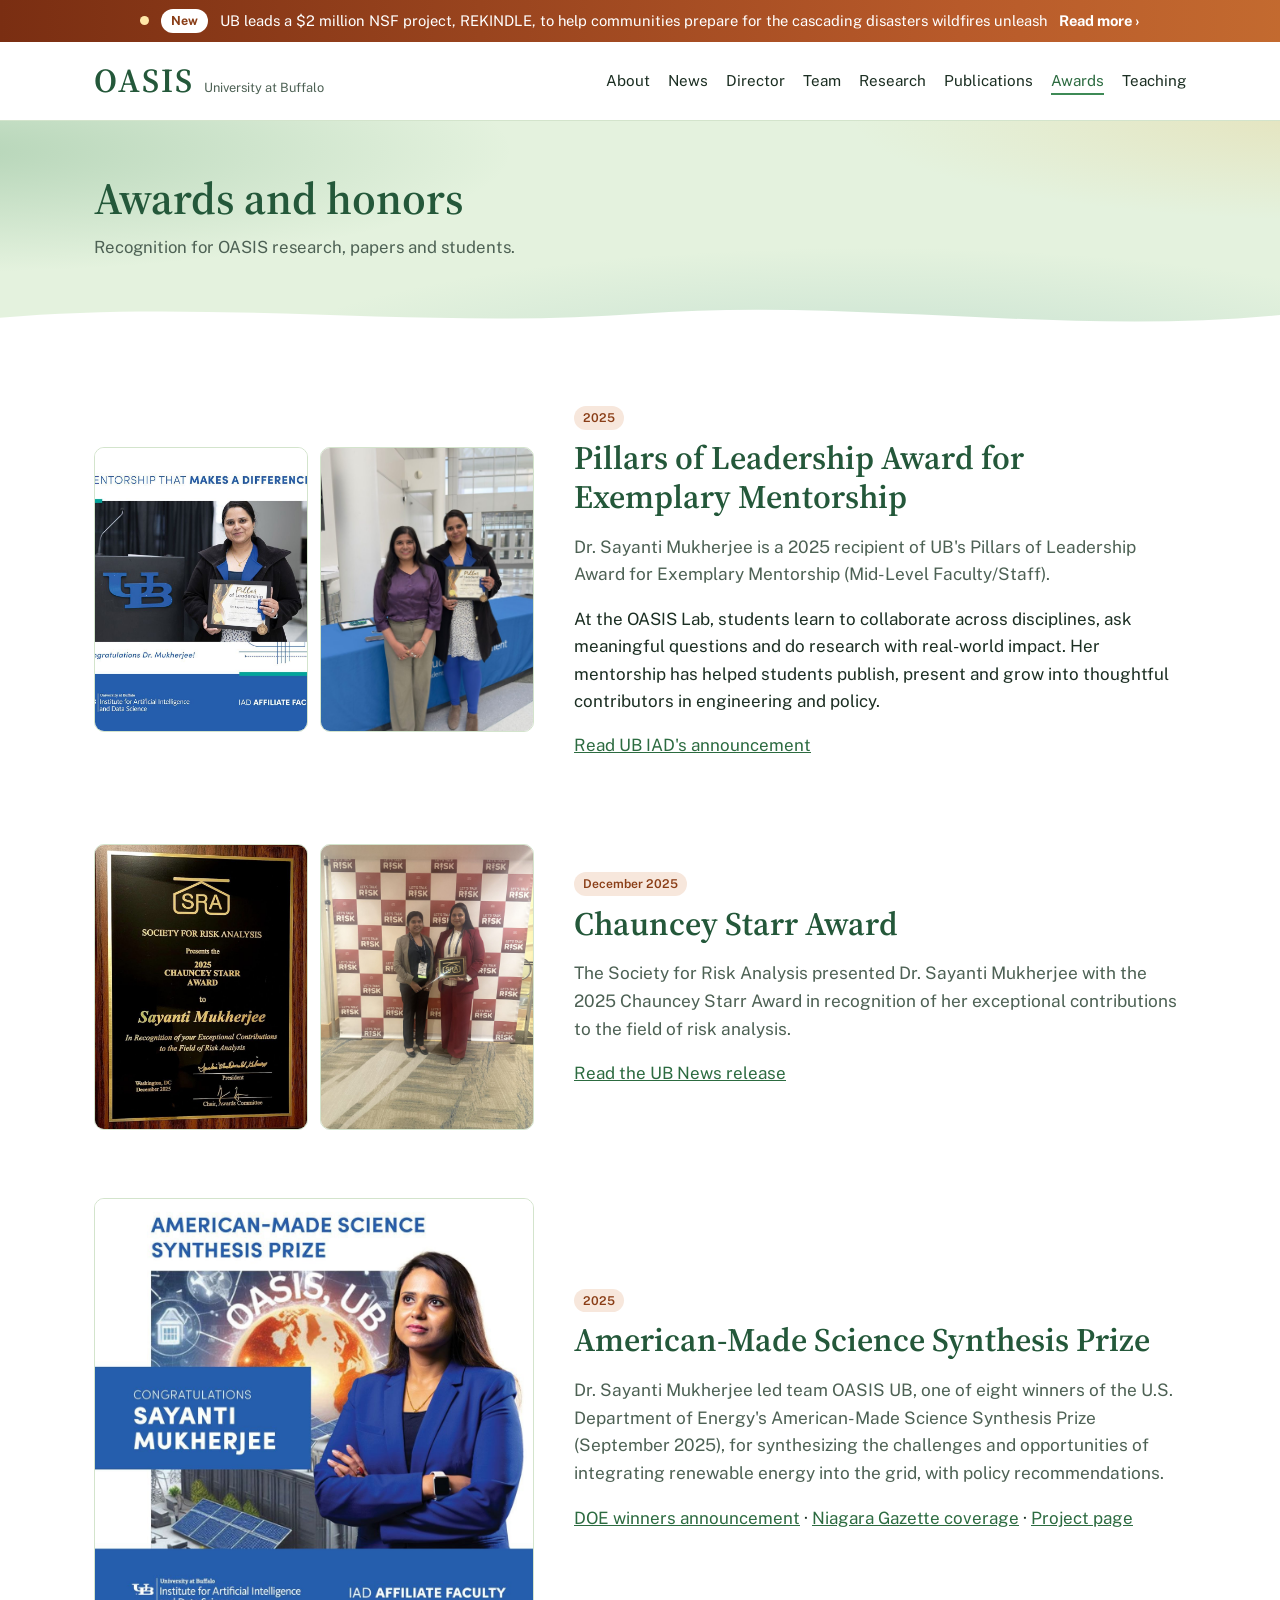
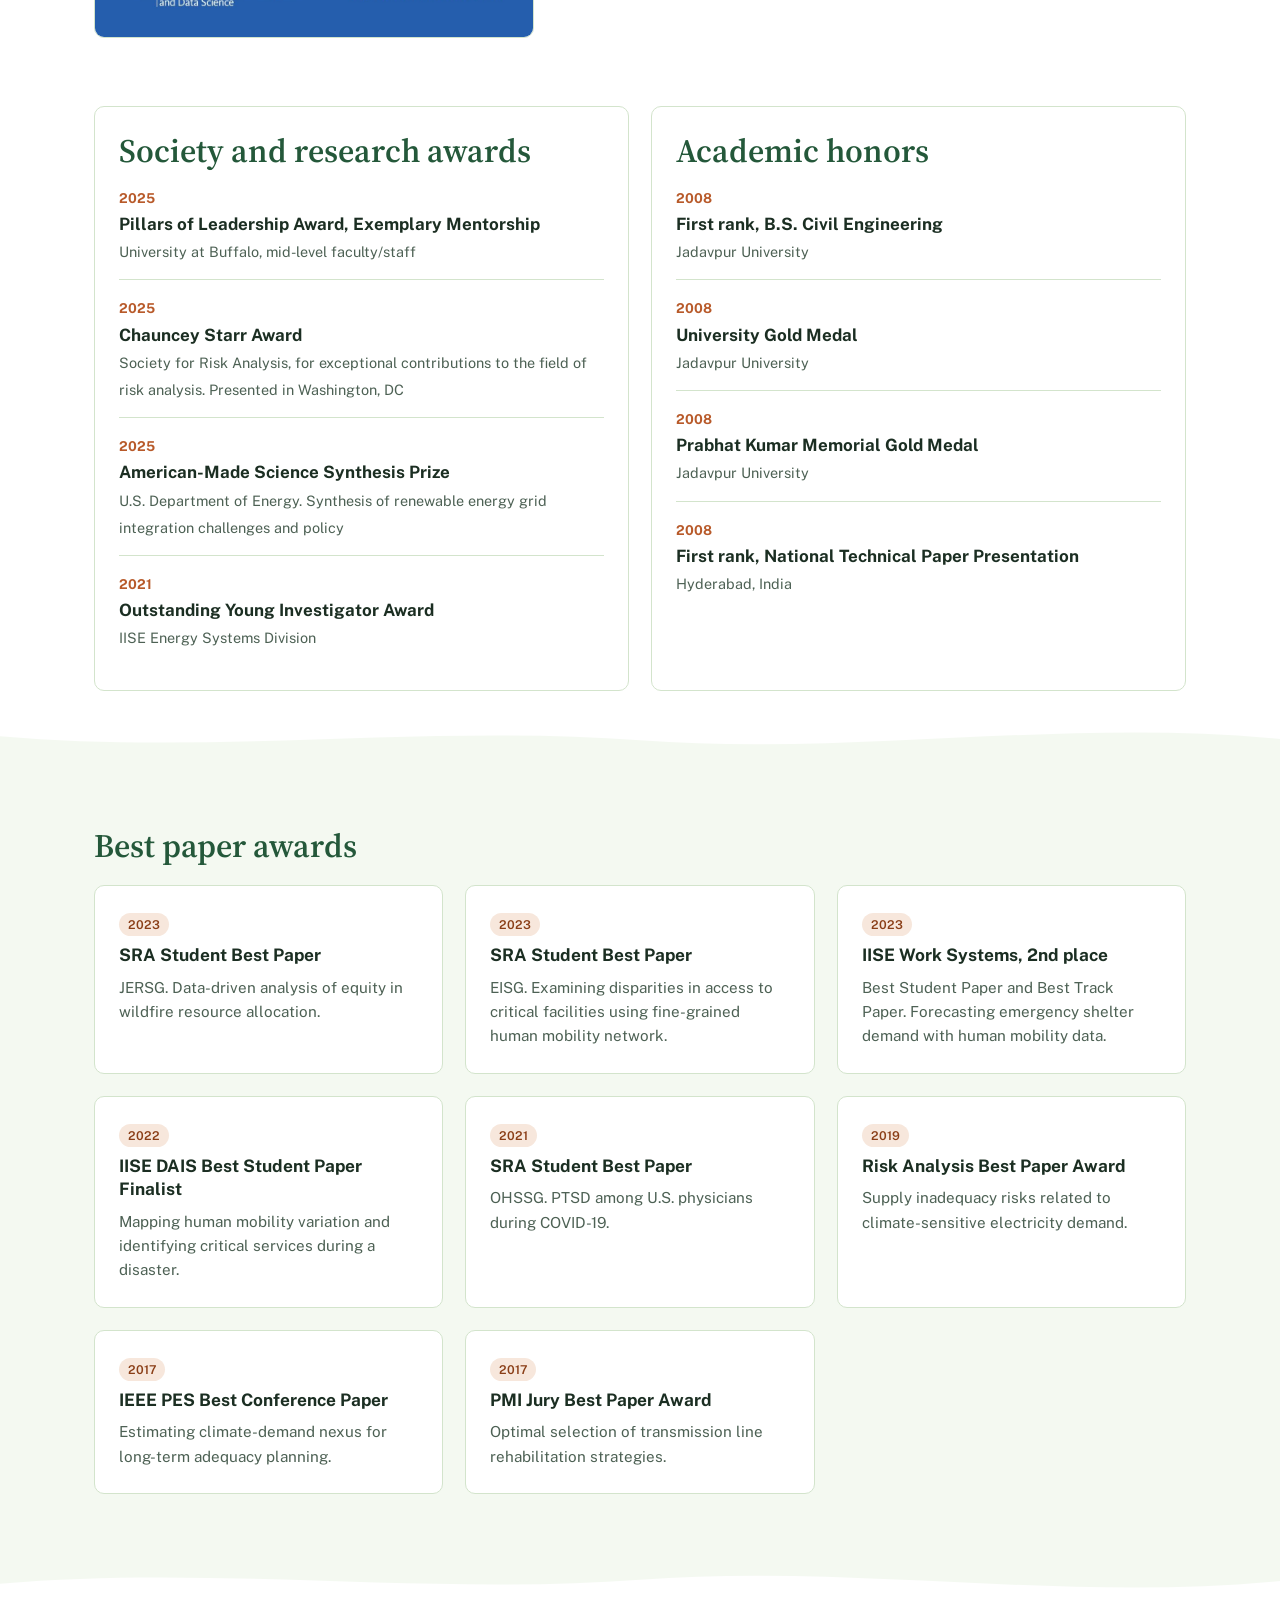
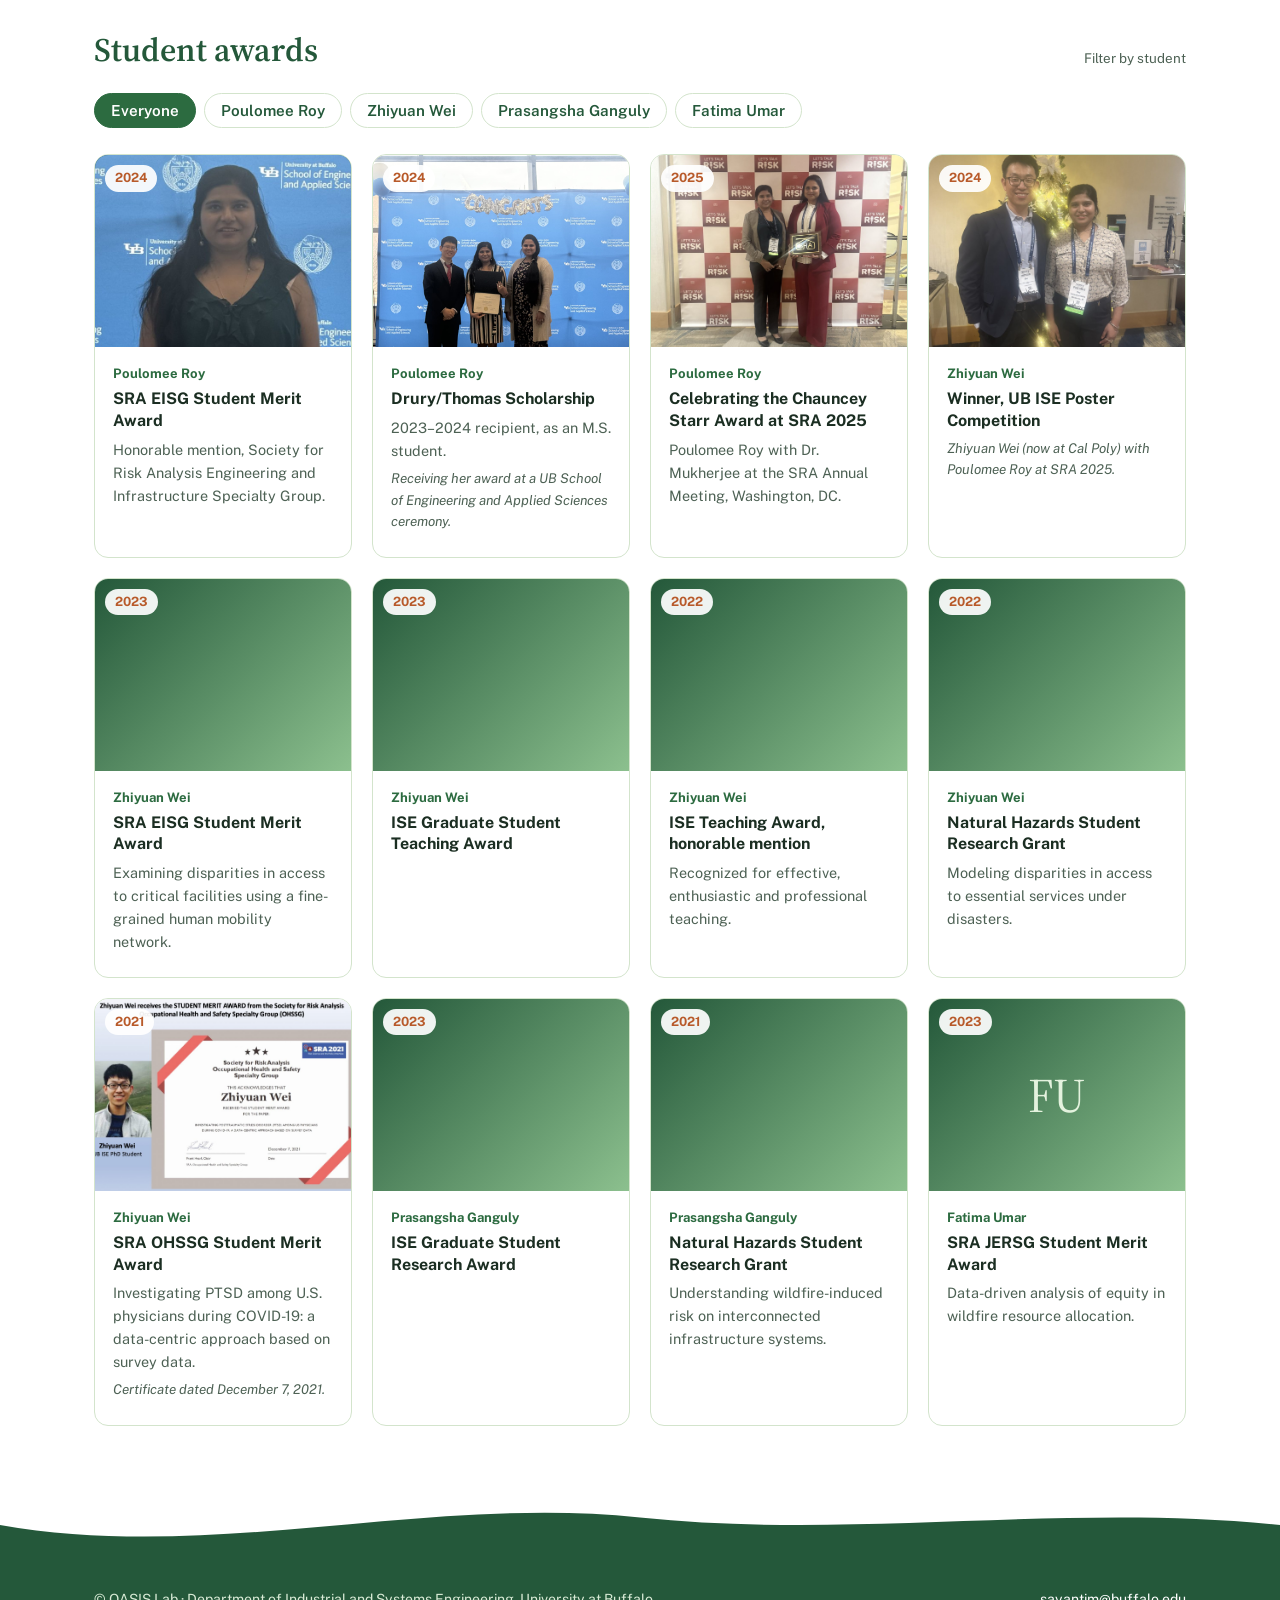
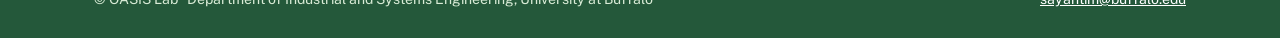
<file: awards.html>
<!DOCTYPE html>
<html lang="en">
<head>
<meta charset="utf-8">
<meta name="viewport" content="width=device-width, initial-scale=1, viewport-fit=cover">
<title>Awards – OASIS Lab</title>
<meta name="description" content="OASIS Lab at the University at Buffalo: risk science, operations research and AI for resilient, equitable infrastructure.">
<link rel="icon" href="data:image/svg+xml,<svg xmlns='http://www.w3.org/2000/svg' viewBox='0 0 100 100'><text y='.9em' font-size='90'>🌿</text></svg>">
<link rel="preconnect" href="https://fonts.googleapis.com">
<link rel="preconnect" href="https://fonts.gstatic.com" crossorigin>
<link href="https://fonts.googleapis.com/css2?family=Public+Sans:wght@400;500;600;700&family=Source+Serif+4:opsz,wght@8..60,500;8..60,600&display=swap" rel="stylesheet">
<link rel="stylesheet" href="styles.css">
</head>
<body>
<div class="progress" aria-hidden="true"></div>
<a class="flash" href="https://www.buffalo.edu/news/releases/2026/09/university-at-buffalo-national-science-foundation-wildfire-resilience.html"><span class="flash-dot" aria-hidden="true"></span><span class="flash-tag">New</span><span class="flash-text">UB leads a $2 million NSF project, REKINDLE, to help communities prepare for the cascading disasters wildfires unleash</span><span class="flash-more">Read more ›</span></a>
<header class="nav">
  <div class="wrap">
    <a class="brand" href="index.html"><b>OASIS</b><span>University at Buffalo</span></a>
    <button class="menu-btn" type="button" aria-expanded="false" aria-controls="menu">Menu</button>
    <nav aria-label="Main"><ul id="menu"><li><a href="index.html">About</a></li><li><a href="news.html">News</a></li><li><a href="director.html">Director</a></li><li><a href="team.html">Team</a></li><li><a href="research.html">Research</a></li><li><a href="publications.html">Publications</a></li><li><a href="awards.html" aria-current="page">Awards</a></li><li><a href="teaching.html">Teaching</a></li></ul></nav>
  </div>
</header>
<main>
<div class="page-head"><div class="wrap"><h1>Awards and honors</h1><p>Recognition for OASIS research, papers and students.</p></div></div>
<section style="padding-bottom:0"><div class="wrap feature">
  <div class="feature-pics"><img src="images/pillars-2025-iad.jpg" alt="Mentorship that makes a difference: congratulations Dr. Mukherjee, UB Pillars of Leadership Award"><img src="images/pillars-2025-with-poulomee.jpg" alt="Dr. Mukherjee with her Pillars of Leadership award, alongside PhD student Poulomee Roy"></div>
  <div><span class="tag warm">2025</span><h2>Pillars of Leadership Award for Exemplary Mentorship</h2>
  <p class="lead">Dr. Sayanti Mukherjee is a 2025 recipient of UB's Pillars of Leadership Award for Exemplary Mentorship (Mid-Level Faculty/Staff).</p>
  <p>At the OASIS Lab, students learn to collaborate across disciplines, ask meaningful questions and do research with real-world impact. Her mentorship has helped students publish, present and grow into thoughtful contributors in engineering and policy.</p>
  <p><a href="https://lnkd.in/ewB3y6AP">Read UB IAD's announcement</a></p></div>
</div></section>
<section style="padding-bottom:0"><div class="wrap feature">
  <div class="feature-pics"><img src="images/sra-chauncey-starr-award.jpg" alt="Society for Risk Analysis 2025 Chauncey Starr Award plaque presented to Sayanti Mukherjee"><img src="images/sra2025-starr-1.jpg" alt="Dr. Mukherjee with the award and PhD student Poulomee Roy at the SRA 2025 Annual Meeting"></div>
  <div><span class="tag warm">December 2025</span><h2>Chauncey Starr Award</h2>
  <p class="lead">The Society for Risk Analysis presented Dr. Sayanti Mukherjee with the 2025 Chauncey Starr Award in recognition of her exceptional contributions to the field of risk analysis.</p>
  <p><a href="https://www.buffalo.edu/news/releases/2025/12/Mukherjee-Distinguished-Young-Risk-Analyst-Award.html">Read the UB News release</a></p></div>
</div></section>
<section style="padding-bottom:0"><div class="wrap feature">
  <img src="images/science-synthesis-prize.jpg" alt="American-Made Science Synthesis Prize: congratulations Sayanti Mukherjee, IAD Affiliate Faculty, University at Buffalo">
  <div><span class="tag warm">2025</span><h2>American-Made Science Synthesis Prize</h2>
  <p class="lead">Dr. Sayanti Mukherjee led team OASIS UB, one of eight winners of the U.S. Department of Energy's American-Made Science Synthesis Prize (September 2025), for synthesizing the challenges and opportunities of integrating renewable energy into the grid, with policy recommendations.</p>
  <p><a href="https://www.herox.com/ScienceSynthesis/update/7795">DOE winners announcement</a> · <a href="https://www.niagara-gazette.com/news/education/ub-engineering-professor-emphasizes-need-for-social-economic-buy-in-for-renewable-energ/article_859aeefd-2a63-4e19-a578-1e52ba0c803c.html">Niagara Gazette coverage</a> · <a href="research.html#doe">Project page</a></p></div>
</div></section>
<section><div class="wrap grid g2">
<div class="card"><h2>Society and research awards</h2><ul class="award-list"><li><span class="yr">2025</span><strong>Pillars of Leadership Award, Exemplary Mentorship</strong><span class="d">University at Buffalo, mid-level faculty/staff</span></li><li><span class="yr">2025</span><strong>Chauncey Starr Award</strong><span class="d">Society for Risk Analysis, for exceptional contributions to the field of risk analysis. Presented in Washington, DC</span></li><li><span class="yr">2025</span><strong>American-Made Science Synthesis Prize</strong><span class="d">U.S. Department of Energy. Synthesis of renewable energy grid integration challenges and policy</span></li><li><span class="yr">2021</span><strong>Outstanding Young Investigator Award</strong><span class="d">IISE Energy Systems Division</span></li></ul></div>
<div class="card"><h2>Academic honors</h2><ul class="award-list"><li><span class="yr">2008</span><strong>First rank, B.S. Civil Engineering</strong><span class="d">Jadavpur University</span></li><li><span class="yr">2008</span><strong>University Gold Medal</strong><span class="d">Jadavpur University</span></li><li><span class="yr">2008</span><strong>Prabhat Kumar Memorial Gold Medal</strong><span class="d">Jadavpur University</span></li><li><span class="yr">2008</span><strong>First rank, National Technical Paper Presentation</strong><span class="d">Hyderabad, India</span></li></ul></div>
</div></section>
<section class="tint"><div class="wrap"><h2>Best paper awards</h2><div class="grid g3" style="margin-top:20px">
<article class="card"><span class="tag warm">2023</span><h3>SRA Student Best Paper</h3><p>JERSG. Data-driven analysis of equity in wildfire resource allocation.</p></article><article class="card"><span class="tag warm">2023</span><h3>SRA Student Best Paper</h3><p>EISG. Examining disparities in access to critical facilities using fine-grained human mobility network.</p></article><article class="card"><span class="tag warm">2023</span><h3>IISE Work Systems, 2nd place</h3><p>Best Student Paper and Best Track Paper. Forecasting emergency shelter demand with human mobility data.</p></article><article class="card"><span class="tag warm">2022</span><h3>IISE DAIS Best Student Paper Finalist</h3><p>Mapping human mobility variation and identifying critical services during a disaster.</p></article><article class="card"><span class="tag warm">2021</span><h3>SRA Student Best Paper</h3><p>OHSSG. PTSD among U.S. physicians during COVID-19.</p></article><article class="card"><span class="tag warm">2019</span><h3>Risk Analysis Best Paper Award</h3><p>Supply inadequacy risks related to climate-sensitive electricity demand.</p></article><article class="card"><span class="tag warm">2017</span><h3>IEEE PES Best Conference Paper</h3><p>Estimating climate-demand nexus for long-term adequacy planning.</p></article><article class="card"><span class="tag warm">2017</span><h3>PMI Jury Best Paper Award</h3><p>Optimal selection of transmission line rehabilitation strategies.</p></article>
</div></div></section>
<section class="stud"><div class="wrap">
<div class="sec-top"><h2>Student awards</h2><p class="meta" style="margin:0">Filter by student</p></div>
<div class="chips" role="tablist" aria-label="Filter student awards">
  <button type="button" data-who="all" aria-selected="true">Everyone</button>
  <button type="button" data-who="poulomee" aria-selected="false">Poulomee Roy</button>
  <button type="button" data-who="zhiyuan" aria-selected="false">Zhiyuan Wei</button>
  <button type="button" data-who="prasangsha" aria-selected="false">Prasangsha Ganguly</button>
  <button type="button" data-who="fatima" aria-selected="false">Fatima Umar</button>
</div>
<div class="sa-grid"><article class="sa" data-who="poulomee"><div class="sa-pic face"><img src="images/poulomee-headshot.jpg" alt="Poulomee Roy" loading="lazy" onerror="this.remove()"><span class="yr">2024</span></div><div class="sa-body"><p class="who">Poulomee Roy</p><h3>SRA EISG Student Merit Award</h3><p>Honorable mention, Society for Risk Analysis Engineering and Infrastructure Specialty Group.</p></div></article><article class="sa" data-who="poulomee"><div class="sa-pic"><img src="images/seas-award-poulomee.jpg" alt="Poulomee Roy" loading="lazy" onerror="this.remove()"><span class="yr">2024</span></div><div class="sa-body"><p class="who">Poulomee Roy</p><h3>Drury/Thomas Scholarship</h3><p>2023–2024 recipient, as an M.S. student.</p><p class="cap">Receiving her award at a UB School of Engineering and Applied Sciences ceremony.</p></div></article><article class="sa" data-who="poulomee"><div class="sa-pic"><img src="images/sra2025-starr-2.jpg" alt="Poulomee Roy" loading="lazy" onerror="this.remove()"><span class="yr">2025</span></div><div class="sa-body"><p class="who">Poulomee Roy</p><h3>Celebrating the Chauncey Starr Award at SRA 2025</h3><p>Poulomee Roy with Dr. Mukherjee at the SRA Annual Meeting, Washington, DC.</p></div></article><article class="sa" data-who="zhiyuan"><div class="sa-pic"><img src="images/sra2025-zhiyuan-poulomee.jpg" alt="Zhiyuan Wei" loading="lazy" onerror="this.remove()"><span class="yr">2024</span></div><div class="sa-body"><p class="who">Zhiyuan Wei</p><h3>Winner, UB ISE Poster Competition</h3><p class="cap">Zhiyuan Wei (now at Cal Poly) with Poulomee Roy at SRA 2025.</p></div></article><article class="sa" data-who="zhiyuan"><div class="sa-pic face"><img src="https://oasis.eng.buffalo.edu/wp-content/uploads/2024/12/zhiyuan.jpeg" alt="Zhiyuan Wei" loading="lazy" onerror="this.remove()"><span class="yr">2023</span></div><div class="sa-body"><p class="who">Zhiyuan Wei</p><h3>SRA EISG Student Merit Award</h3><p>Examining disparities in access to critical facilities using a fine-grained human mobility network.</p></div></article><article class="sa" data-who="zhiyuan"><div class="sa-pic face"><img src="https://oasis.eng.buffalo.edu/wp-content/uploads/2024/12/zhiyuan.jpeg" alt="Zhiyuan Wei" loading="lazy" onerror="this.remove()"><span class="yr">2023</span></div><div class="sa-body"><p class="who">Zhiyuan Wei</p><h3>ISE Graduate Student Teaching Award</h3></div></article><article class="sa" data-who="zhiyuan"><div class="sa-pic face"><img src="https://oasis.eng.buffalo.edu/wp-content/uploads/2024/12/zhiyuan.jpeg" alt="Zhiyuan Wei" loading="lazy" onerror="this.remove()"><span class="yr">2022</span></div><div class="sa-body"><p class="who">Zhiyuan Wei</p><h3>ISE Teaching Award, honorable mention</h3><p>Recognized for effective, enthusiastic and professional teaching.</p></div></article><article class="sa" data-who="zhiyuan"><div class="sa-pic face"><img src="https://oasis.eng.buffalo.edu/wp-content/uploads/2024/12/zhiyuan.jpeg" alt="Zhiyuan Wei" loading="lazy" onerror="this.remove()"><span class="yr">2022</span></div><div class="sa-body"><p class="who">Zhiyuan Wei</p><h3>Natural Hazards Student Research Grant</h3><p>Modeling disparities in access to essential services under disasters.</p></div></article><article class="sa" data-who="zhiyuan"><div class="sa-pic"><img src="images/zhiyuan-ohssg-2021.jpg" alt="Zhiyuan Wei" loading="lazy" onerror="this.remove()"><span class="yr">2021</span></div><div class="sa-body"><p class="who">Zhiyuan Wei</p><h3>SRA OHSSG Student Merit Award</h3><p>Investigating PTSD among U.S. physicians during COVID-19: a data-centric approach based on survey data.</p><p class="cap">Certificate dated December 7, 2021.</p></div></article><article class="sa" data-who="prasangsha"><div class="sa-pic face"><img src="https://oasis.eng.buffalo.edu/wp-content/uploads/2024/12/prasangsha.jpeg" alt="Prasangsha Ganguly" loading="lazy" onerror="this.remove()"><span class="yr">2023</span></div><div class="sa-body"><p class="who">Prasangsha Ganguly</p><h3>ISE Graduate Student Research Award</h3></div></article><article class="sa" data-who="prasangsha"><div class="sa-pic face"><img src="https://oasis.eng.buffalo.edu/wp-content/uploads/2024/12/prasangsha.jpeg" alt="Prasangsha Ganguly" loading="lazy" onerror="this.remove()"><span class="yr">2021</span></div><div class="sa-body"><p class="who">Prasangsha Ganguly</p><h3>Natural Hazards Student Research Grant</h3><p>Understanding wildfire-induced risk on interconnected infrastructure systems.</p></div></article><article class="sa" data-who="fatima"><div class="sa-pic"><span class="initials">FU</span><span class="yr">2023</span></div><div class="sa-body"><p class="who">Fatima Umar</p><h3>SRA JERSG Student Merit Award</h3><p>Data-driven analysis of equity in wildfire resource allocation.</p></div></article></div>
</div></section>
</main>
<footer><svg class="footer-wave" viewBox="0 0 1440 80" preserveAspectRatio="none" aria-hidden="true"><path d="M0,40 C240,90 480,0 720,30 C960,60 1200,10 1440,40 L1440,80 L0,80 Z"/></svg><div class="wrap"><span>© OASIS Lab · Department of Industrial and Systems Engineering, University at Buffalo</span><span><a href="mailto:sayantim@buffalo.edu">sayantim@buffalo.edu</a></span></div></footer>
<script src="site.js"></script>
</body>
</html>
</file>
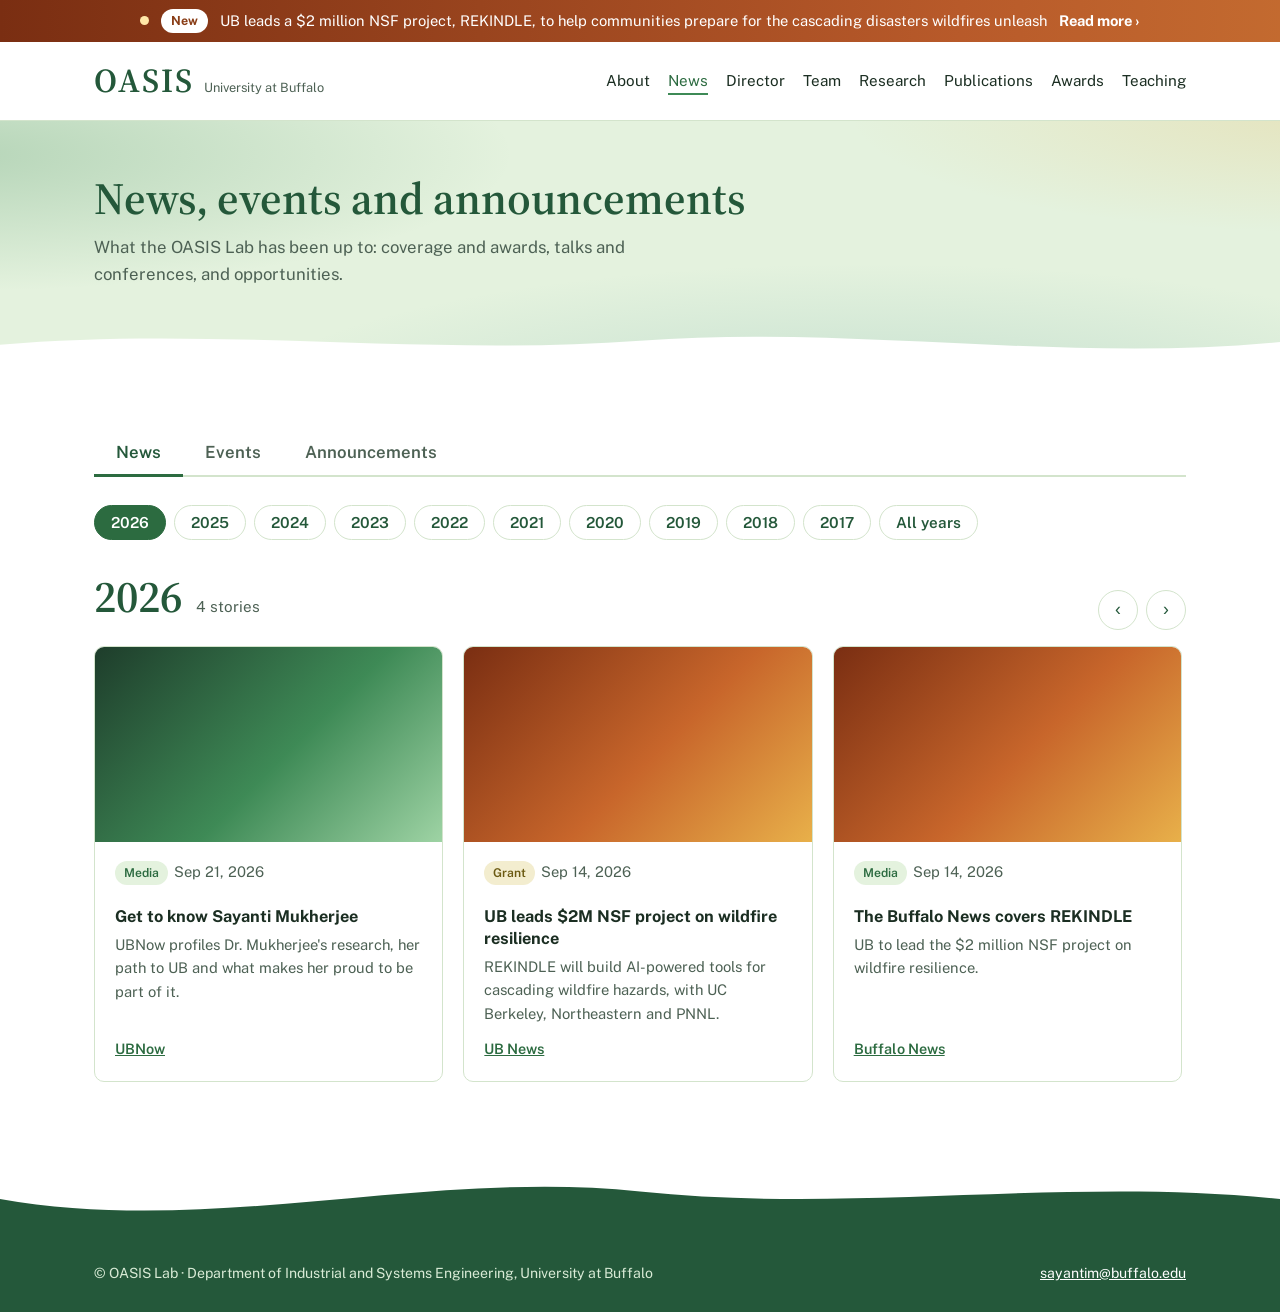
<file: news.html>
<!DOCTYPE html>
<html lang="en">
<head>
<meta charset="utf-8">
<meta name="viewport" content="width=device-width, initial-scale=1, viewport-fit=cover">
<title>News – OASIS Lab</title>
<meta name="description" content="OASIS Lab at the University at Buffalo: risk science, operations research and AI for resilient, equitable infrastructure.">
<link rel="icon" href="data:image/svg+xml,<svg xmlns='http://www.w3.org/2000/svg' viewBox='0 0 100 100'><text y='.9em' font-size='90'>🌿</text></svg>">
<link rel="preconnect" href="https://fonts.googleapis.com">
<link rel="preconnect" href="https://fonts.gstatic.com" crossorigin>
<link href="https://fonts.googleapis.com/css2?family=Public+Sans:wght@400;500;600;700&family=Source+Serif+4:opsz,wght@8..60,500;8..60,600&display=swap" rel="stylesheet">
<link rel="stylesheet" href="styles.css">
</head>
<body>
<div class="progress" aria-hidden="true"></div>
<a class="flash" href="https://www.buffalo.edu/news/releases/2026/09/university-at-buffalo-national-science-foundation-wildfire-resilience.html"><span class="flash-dot" aria-hidden="true"></span><span class="flash-tag">New</span><span class="flash-text">UB leads a $2 million NSF project, REKINDLE, to help communities prepare for the cascading disasters wildfires unleash</span><span class="flash-more">Read more ›</span></a>
<header class="nav">
  <div class="wrap">
    <a class="brand" href="index.html"><b>OASIS</b><span>University at Buffalo</span></a>
    <button class="menu-btn" type="button" aria-expanded="false" aria-controls="menu">Menu</button>
    <nav aria-label="Main"><ul id="menu"><li><a href="index.html">About</a></li><li><a href="news.html" aria-current="page">News</a></li><li><a href="director.html">Director</a></li><li><a href="team.html">Team</a></li><li><a href="research.html">Research</a></li><li><a href="publications.html">Publications</a></li><li><a href="awards.html">Awards</a></li><li><a href="teaching.html">Teaching</a></li></ul></nav>
  </div>
</header>
<main>
<div class="page-head"><div class="wrap"><h1>News, events and announcements</h1><p>What the OASIS Lab has been up to: coverage and awards, talks and conferences, and opportunities.</p></div></div>
<section><div class="wrap">
  <div class="cats" role="tablist" aria-label="Sections">
    <button type="button" role="tab" data-cat="news" aria-selected="true">News</button>
    <button type="button" role="tab" data-cat="events" aria-selected="false">Events</button>
    <button type="button" role="tab" data-cat="announcements" aria-selected="false">Announcements</button>
  </div>

  <div class="cat-panel" id="news" role="tabpanel">
    <div class="years" role="tablist" aria-label="Filter news by year"><button type="button" role="tab" data-year="2026" aria-selected="true">2026</button><button type="button" role="tab" data-year="2025" aria-selected="false">2025</button><button type="button" role="tab" data-year="2024" aria-selected="false">2024</button><button type="button" role="tab" data-year="2023" aria-selected="false">2023</button><button type="button" role="tab" data-year="2022" aria-selected="false">2022</button><button type="button" role="tab" data-year="2021" aria-selected="false">2021</button><button type="button" role="tab" data-year="2020" aria-selected="false">2020</button><button type="button" role="tab" data-year="2019" aria-selected="false">2019</button><button type="button" role="tab" data-year="2018" aria-selected="false">2018</button><button type="button" role="tab" data-year="2017" aria-selected="false">2017</button><button type="button" role="tab" data-year="all" aria-selected="false">All years</button></div>
    <div class="year-label"><h2 id="yearTitle">2026</h2><span id="yearCount"></span></div>
    <div id="yearNews"><div class="slider" aria-roledescription="carousel" aria-label="News by year">
  <div class="sec-top" style="justify-content:flex-end;margin-bottom:12px"><div class="ctrls"><button type="button" data-dir="-1" aria-label="Previous">‹</button><button type="button" data-dir="1" aria-label="Next">›</button></div></div>
  <div class="track" tabindex="0"><article class="slide sat" data-year="2026"><div class="pic"><img src="https://oasis.eng.buffalo.edu/wp-content/uploads/2019/07/UB-Headshots-1.jpg" alt="" loading="lazy" style="object-position:50% 22%" onerror="this.remove()"></div><div class="body"><p class="meta"><span class="tag ">Media</span>Sep 21, 2026</p><h3>Get to know Sayanti Mukherjee</h3><p>UBNow profiles Dr. Mukherjee's research, her path to UB and what makes her proud to be part of it.</p><a class="more" href="https://www.buffalo.edu/ubnow.html">UBNow</a></div></article><article class="slide fire" data-year="2026"><div class="pic"><img src="https://commons.wikimedia.org/wiki/Special:FilePath/Aerial%20photography%20of%20big%20white%20fire%20smoke%20from%20forest%20fire.jpg?width=800" alt="" loading="lazy" onerror="this.remove()"></div><div class="body"><p class="meta"><span class="tag gold">Grant</span>Sep 14, 2026</p><h3>UB leads $2M NSF project on wildfire resilience</h3><p>REKINDLE will build AI-powered tools for cascading wildfire hazards, with UC Berkeley, Northeastern and PNNL.</p><a class="more" href="https://www.buffalo.edu/news/releases/2026/09/university-at-buffalo-national-science-foundation-wildfire-resilience.html">UB News</a></div></article><article class="slide fire" data-year="2026"><div class="pic"><img src="https://oasis.eng.buffalo.edu/wp-content/uploads/2023/03/natural_disaster_1_.5481cd754500a.jpg" alt="" loading="lazy" onerror="this.remove()"></div><div class="body"><p class="meta"><span class="tag ">Media</span>Sep 14, 2026</p><h3>The Buffalo News covers REKINDLE</h3><p>UB to lead the $2 million NSF project on wildfire resilience.</p><a class="more" href="https://buffalonews.com/news/community/article_fa603011-f3dc-5f8d-8df2-677245b37a94.html">Buffalo News</a></div></article><article class="slide sat" data-year="2026"><div class="pic"><img src="https://commons.wikimedia.org/wiki/Special:FilePath/Fiona%202022-09-22%202100Z.jpg?width=800" alt="" loading="lazy" onerror="this.remove()"></div><div class="body"><p class="meta"><span class="tag ">Media</span>Sep 2026</p><h3>Northeastern joins the REKINDLE team</h3><p>Northeastern's College of Engineering on the four-institution effort.</p><a class="more" href="https://coe.northeastern.edu/news/northeastern-joins-2m-nsf-funded-effort-to-build-resilience-against-wildfire-and-its-cascading-aftershocks/">Northeastern</a></div></article><article class="slide sat" data-year="2025"><div class="pic"><img src="images/sra2025-starr-1.jpg" alt="" loading="lazy" onerror="this.remove()"></div><div class="body"><p class="meta"><span class="tag warm">Award</span>Dec 2025</p><h3>With the Chauncey Starr Award at SRA 2025</h3><p>Poulomee Roy and Dr. Mukherjee at the SRA Annual Meeting in Washington, DC.</p></div></article><article class="slide sat" data-year="2025"><div class="pic"><img src="images/sra-chauncey-starr-award.jpg" alt="Society for Risk Analysis 2025 Chauncey Starr Award plaque presented to Sayanti Mukherjee" loading="lazy" class="contain dark" onerror="this.remove()"></div><div class="body"><p class="meta"><span class="tag warm">Award</span>Dec 2025</p><h3>SRA Chauncey Starr Award</h3><p>Society for Risk Analysis honors Dr. Mukherjee for exceptional contributions to risk analysis.</p><a class="more" href="https://www.buffalo.edu/news/releases/2025/12/Mukherjee-Distinguished-Young-Risk-Analyst-Award.html">UB News</a></div></article><article class="slide sat" data-year="2025"><div class="pic"><img src="https://commons.wikimedia.org/wiki/Special:FilePath/California%20Fires%20MODIS081715.jpg?width=800" alt="" loading="lazy" onerror="this.remove()"></div><div class="body"><p class="meta"><span class="tag ">Media</span>Dec 9, 2025</p><h3>GeoFlame VISION maps future wildfire risk</h3><p>PreventionWeb features AI and satellite-based wildfire risk maps, about 92% accurate.</p><a class="more" href="https://www.preventionweb.net/news/geoflame-vision-using-ai-and-satellite-imagery-predict-future-wildfire-risk">PreventionWeb</a></div></article><article class="slide wind" data-year="2025"><div class="pic"><img src="https://commons.wikimedia.org/wiki/Special:FilePath/Power%20County%20Wind%20Farm%20002.jpg?width=800" alt="" loading="lazy" onerror="this.remove()"></div><div class="body"><p class="meta"><span class="tag ">Media</span>Nov 14, 2025</p><h3>Renewables need social and economic buy-in</h3><p>Niagara Gazette covers prize-winning work on renewable energy integration and grid resilience.</p><a class="more" href="https://www.niagara-gazette.com/news/education/ub-engineering-professor-emphasizes-need-for-social-economic-buy-in-for-renewable-energ/article_859aeefd-2a63-4e19-a578-1e52ba0c803c.html">Niagara Gazette</a></div></article><article class="slide sat" data-year="2025"><div class="pic"><img src="images/science-synthesis-prize.jpg" alt="American-Made Science Synthesis Prize: congratulations Sayanti Mukherjee" loading="lazy" class="contain" onerror="this.remove()"></div><div class="body"><p class="meta"><span class="tag warm">Award</span>Sep 4, 2025</p><h3>American-Made Science Synthesis Prize</h3><p>Team OASIS UB is one of eight winners of DOE's $10,000 Science Synthesis Prize on renewable grid integration.</p><a class="more" href="https://www.herox.com/ScienceSynthesis/update/7795">DOE announcement</a></div></article><article class="slide sat" data-year="2025"><div class="pic"><img src="images/pillars-2025-iad.jpg" alt="Mentorship that makes a difference: congratulations Dr. Mukherjee, UB Pillars of Leadership Award" loading="lazy" class="contain" onerror="this.remove()"></div><div class="body"><p class="meta"><span class="tag warm">Award</span>2025</p><h3>UB Pillars of Leadership Award</h3><p>Dr. Mukherjee honored for exemplary mentorship (mid-level faculty/staff).</p><a class="more" href="https://lnkd.in/ewB3y6AP">Read the post</a></div></article><article class="slide fire" data-year="2025"><div class="pic"><img src="https://commons.wikimedia.org/wiki/Special:FilePath/Aerial%20photography%20of%20big%20white%20fire%20smoke%20from%20forest%20fire.jpg?width=800" alt="" loading="lazy" onerror="this.remove()"></div><div class="body"><p class="meta"><span class="tag ">Talk</span>Jul 2025</p><h3>Four talks at the Natural Hazards Workshop</h3><p>Wildfire resource inequity, GenAI infrastructure risk, social impacts and a county risk index.</p></div></article><article class="slide sat" data-year="2025"><div class="pic"><img src="images/poulomee-headshot.jpg" alt="" loading="lazy" style="object-position:50% 22%" onerror="this.remove()"></div><div class="body"><p class="meta"><span class="tag ">Paper</span>Jun 2025</p><h3>ESREL & SRA-Europe, Norway</h3><p>Poulomee Roy presents post-wildfire resource allocation inequities across the Southwest.</p></div></article><article class="slide sat" data-year="2025"><div class="pic"><img src="https://commons.wikimedia.org/wiki/Special:FilePath/California%20Fires%20MODIS081715.jpg?width=800" alt="" loading="lazy" onerror="this.remove()"></div><div class="body"><p class="meta"><span class="tag ">Paper</span>May 2025</p><h3>BLAZE TRACK at IISE</h3><p>Dynamic wildfire risk maps from MODIS satellite imagery and AI.</p></div></article><article class="slide fire" data-year="2024"><div class="pic"><img src="https://commons.wikimedia.org/wiki/Special:FilePath/Aerial%20photography%20of%20big%20white%20fire%20smoke%20from%20forest%20fire.jpg?width=800" alt="" loading="lazy" onerror="this.remove()"></div><div class="body"><p class="meta"><span class="tag ">Media</span>Dec 10, 2024</p><h3>Wildfire resources aren't shared equally</h3><p>Phys.org: disadvantaged California communities got fewer personnel and less funding.</p><a class="more" href="https://phys.org/news/2024-12-inequity-wildfire-resources-california.html">Phys.org</a></div></article><article class="slide sat" data-year="2024"><div class="pic"><img src="images/poulomee-headshot.jpg" alt="" loading="lazy" style="object-position:50% 22%" onerror="this.remove()"></div><div class="body"><p class="meta"><span class="tag warm">Award</span>Dec 2024</p><h3>SRA EISG student merit award</h3><p>Honorable mention for Poulomee Roy.</p></div></article><article class="slide sat" data-year="2024"><div class="pic"><img src="https://commons.wikimedia.org/wiki/Special:FilePath/Fiona%202022-09-22%202100Z.jpg?width=800" alt="" loading="lazy" onerror="this.remove()"></div><div class="body"><p class="meta"><span class="tag gold">Data</span>Apr 2024</p><h3>Puerto Rico datasets published</h3><p>Hurricane Fiona interviews and focus groups, open on NHERI DesignSafe.</p><a class="more" href="https://doi.org/10.17603/ds2-daer-ka54">DesignSafe</a></div></article><article class="slide fire" data-year="2024"><div class="pic"><img src="https://commons.wikimedia.org/wiki/Special:FilePath/Aerial%20photography%20of%20big%20white%20fire%20smoke%20from%20forest%20fire.jpg?width=800" alt="" loading="lazy" onerror="this.remove()"></div><div class="body"><p class="meta"><span class="tag gold">Grant</span>Feb 28, 2024</p><h3>$750,000 NSF grant on wildfire inequities</h3><p>Dr. Mukherjee leads a UB–UCF team studying emergency management disparities.</p><a class="more" href="https://www.buffalo.edu/news.host.html/content/shared/university/news/news-center-releases/2024/02/wildfire-research-grant.detail.html">UB News</a></div></article><article class="slide fire" data-year="2023"><div class="pic"><img src="https://oasis.eng.buffalo.edu/wp-content/uploads/2023/03/natural_disaster_1_.5481cd754500a.jpg" alt="" loading="lazy" onerror="this.remove()"></div><div class="body"><p class="meta"><span class="tag ">Media</span>Nov 22, 2023</p><h3>Featured by the UN Office for Disaster Risk Reduction</h3><p>Work with Fatima Umer on socioeconomic factors in wildfire resource allocation.</p></div></article><article class="slide fire" data-year="2023"><div class="pic"><img src="https://commons.wikimedia.org/wiki/Special:FilePath/Aerial%20photography%20of%20big%20white%20fire%20smoke%20from%20forest%20fire.jpg?width=800" alt="" loading="lazy" onerror="this.remove()"></div><div class="body"><p class="meta"><span class="tag ">Media</span>Nov 22, 2023</p><h3>Inequity in U.S. wildfire emergency response</h3><p>The same study featured in Society for Risk Analysis News.</p></div></article><article class="slide wind" data-year="2023"><div class="pic"><img src="https://commons.wikimedia.org/wiki/Special:FilePath/Bukit%20Batok%20Transmission%20Towers.jpg?width=800" alt="" loading="lazy" onerror="this.remove()"></div><div class="body"><p class="meta"><span class="tag ">Media</span>Sep 5, 2023</p><h3>CBS News on the aging U.S. grid</h3><p>Dr. Mukherjee on grid vulnerability to extreme weather and climate change.</p></div></article><article class="slide fire" data-year="2023"><div class="pic"><img src="https://oasis.eng.buffalo.edu/wp-content/uploads/2019/07/climate.jpg" alt="" loading="lazy" onerror="this.remove()"></div><div class="body"><p class="meta"><span class="tag ">Media</span>May 25, 2023</p><h3>The Hill on climate change</h3><p>“It’s obvious that climate change is real, and it’s happening.”</p></div></article><article class="slide sat" data-year="2023"><div class="pic"><img src="https://commons.wikimedia.org/wiki/Special:FilePath/Fiona%202022-09-22%202100Z.jpg?width=800" alt="" loading="lazy" onerror="this.remove()"></div><div class="body"><p class="meta"><span class="tag ">Fieldwork</span>Apr 2023</p><h3>Fieldwork in Puerto Rico</h3><p>Stakeholder interviews and focus groups after Hurricane Fiona (NSF RAPID).</p></div></article><article class="slide sat" data-year="2022"><div class="pic"><img src="https://oasis.eng.buffalo.edu/wp-content/uploads/2023/03/Healthy-People-2030-SDOH-Graphic-Domain-Labels.jpg" alt="" loading="lazy" onerror="this.remove()"></div><div class="body"><p class="meta"><span class="tag ">Paper</span>Oct 28, 2022</p><h3>Physician PTSD study in IEEE Access</h3><p>Factors behind post-traumatic stress in physicians during COVID-19, with the AMA.</p><a class="more" href="https://doi.org/10.1109/ACCESS.2022.3217770">Read paper</a></div></article><article class="slide wind" data-year="2022"><div class="pic"><img src="https://commons.wikimedia.org/wiki/Special:FilePath/Bukit%20Batok%20Transmission%20Towers.jpg?width=800" alt="" loading="lazy" onerror="this.remove()"></div><div class="body"><p class="meta"><span class="tag ">Media</span>Oct 1, 2022</p><h3>Spectrum News: why not bury power lines?</h3><p>Dr. Mukherjee weighs in as Hurricane Ian knocks out power to millions.</p></div></article><article class="slide wind" data-year="2022"><div class="pic"><img src="https://oasis.eng.buffalo.edu/wp-content/uploads/2019/07/grid.jpg" alt="" loading="lazy" onerror="this.remove()"></div><div class="body"><p class="meta"><span class="tag ">Media</span>Sep 22, 2022</p><h3>WGRZ on soaring heating costs</h3><p>Rising natural gas prices and the risk of energy poverty. Also carried by MSN.</p></div></article><article class="slide sat" data-year="2022"><div class="pic"><img src="https://oasis.eng.buffalo.edu/wp-content/uploads/2024/12/zhiyuan.jpeg" alt="" loading="lazy" style="object-position:50% 22%" onerror="this.remove()"></div><div class="body"><p class="meta"><span class="tag warm">Award</span>Apr 29, 2022</p><h3>ISE teaching award, honorable mention</h3><p>Zhiyuan Wei recognized for excellence as a teaching assistant.</p></div></article><article class="slide sat" data-year="2022"><div class="pic"><img src="https://oasis.eng.buffalo.edu/wp-content/uploads/2024/12/zhiyuan.jpeg" alt="" loading="lazy" style="object-position:50% 22%" onerror="this.remove()"></div><div class="body"><p class="meta"><span class="tag gold">Grant</span>Mar 9, 2022</p><h3>Natural Hazards Student Research Grant</h3><p>Zhiyuan Wei funded to model disparities in access to essential services.</p></div></article><article class="slide sat" data-year="2022"><div class="pic"><img src="https://oasis.eng.buffalo.edu/wp-content/uploads/2024/12/zhiyuan.jpeg" alt="" loading="lazy" style="object-position:50% 22%" onerror="this.remove()"></div><div class="body"><p class="meta"><span class="tag warm">Award</span>Mar 1, 2022</p><h3>IISE DAIS best student paper finalist</h3><p>Mapping human mobility and critical services during disasters.</p></div></article><article class="slide sat" data-year="2022"><div class="pic"><img src="https://oasis.eng.buffalo.edu/wp-content/uploads/2022/05/Screen-Shot-2022-05-25-at-4.50.50-PM-1024x766.png" alt="" loading="lazy" onerror="this.remove()"></div><div class="body"><p class="meta"><span class="tag ">Paper</span>Feb 22, 2022</p><h3>Multidimensional population health</h3><p>New IEEE Access paper models many dimensions of health at once.</p><a class="more" href="https://doi.org/10.1109/ACCESS.2022.3153482">Read paper</a></div></article><article class="slide fire" data-year="2022"><div class="pic"><img src="https://oasis.eng.buffalo.edu/wp-content/uploads/2019/07/climate.jpg" alt="" loading="lazy" onerror="this.remove()"></div><div class="body"><p class="meta"><span class="tag ">Media</span>Feb 4, 2022</p><h3>LA Times: AC demand may exceed grid supply</h3><p>Collaborative Earth’s Future study, also highlighted by AGU.</p><a class="more" href="https://doi.org/10.1029/2021EF002434">Read paper</a></div></article><article class="slide sat" data-year="2021"><div class="pic"><img src="https://oasis.eng.buffalo.edu/wp-content/uploads/2024/12/prasangsha.jpeg" alt="" loading="lazy" style="object-position:50% 22%" onerror="this.remove()"></div><div class="body"><p class="meta"><span class="tag ">Media</span>Dec 7, 2021</p><h3>Tech Xplore covers wildfire grid risk</h3><p>Prasangsha Ganguly’s Geo-AI framework gets his first media coverage.</p></div></article><article class="slide sat" data-year="2021"><div class="pic"><img src="https://oasis.eng.buffalo.edu/wp-content/uploads/2021/12/Screen-Shot-2021-12-24-at-4.42.25-PM-1024x769.png" alt="" loading="lazy" onerror="this.remove()"></div><div class="body"><p class="meta"><span class="tag warm">Award</span>Dec 6, 2021</p><h3>SRA OHSSG student merit award</h3><p>Zhiyuan Wei, for research on physician PTSD during COVID-19.</p></div></article><article class="slide sat" data-year="2021"><div class="pic"><img src="https://oasis.eng.buffalo.edu/wp-content/uploads/2021/12/Screen-Shot-2021-12-24-at-4.30.48-PM-1024x775.png" alt="" loading="lazy" onerror="this.remove()"></div><div class="body"><p class="meta"><span class="tag ">Paper</span>Nov 24, 2021</p><h3>Suicide disparities in PLOS One</h3><p>Socio-environmental drivers of suicide rates across U.S. metro areas.</p><a class="more" href="https://doi.org/10.1371/journal.pone.0258824">Read paper</a></div></article><article class="slide wind" data-year="2021"><div class="pic"><img src="https://commons.wikimedia.org/wiki/Special:FilePath/Power%20County%20Wind%20Farm%20002.jpg?width=800" alt="" loading="lazy" onerror="this.remove()"></div><div class="body"><p class="meta"><span class="tag ">Media</span>Nov 22, 2021</p><h3>Popular Science on the infrastructure bill</h3><p>Dr. Mukherjee on the green energy bets in the new law.</p></div></article><article class="slide sat" data-year="2021"><div class="pic"><img src="https://oasis.eng.buffalo.edu/wp-content/uploads/2021/12/Screen-Shot-2021-12-24-at-4.30.36-PM-1024x765.jpg" alt="" loading="lazy" onerror="this.remove()"></div><div class="body"><p class="meta"><span class="tag ">Paper</span>Oct 30, 2021</p><h3>What drives wildfire size</h3><p>Geophysical and human factors in western U.S. wildfires, in SERRA.</p><a class="more" href="https://doi.org/10.1007/s00477-021-02087-w">Read paper</a></div></article><article class="slide sat" data-year="2021"><div class="pic"><img src="https://oasis.eng.buffalo.edu/wp-content/uploads/2021/09/Screen-Shot-2021-09-16-at-1.02.59-PM-1024x772.png" alt="" loading="lazy" onerror="this.remove()"></div><div class="body"><p class="meta"><span class="tag ">Paper</span>Sep 2, 2021</p><h3>Mental health and cities in Scientific Reports</h3><p>Built environment and community mental health across U.S. metros.</p><a class="more" href="https://doi.org/10.1038/s41598-021-96801-x">Read paper</a></div></article><article class="slide fire" data-year="2021"><div class="pic"><img src="https://oasis.eng.buffalo.edu/wp-content/uploads/2019/07/climate.jpg" alt="" loading="lazy" onerror="this.remove()"></div><div class="body"><p class="meta"><span class="tag ">Media</span>Jul 27, 2021</p><h3>Voice of America on heat waves</h3><p>How extreme heat strains urban infrastructure and health.</p></div></article><article class="slide sat" data-year="2021"><div class="pic"><img src="https://oasis.eng.buffalo.edu/wp-content/uploads/2021/09/Screen-Shot-2021-09-16-at-1.04.05-PM-1024x769.png" alt="" loading="lazy" onerror="this.remove()"></div><div class="body"><p class="meta"><span class="tag ">Paper</span>May 30, 2021</p><h3>Sewer failure risk in Risk Analysis</h3><p>A two-stage machine learning model for urban sewer failures.</p><a class="more" href="https://doi.org/10.1111/risa.13742">Read paper</a></div></article><article class="slide sat" data-year="2021"><div class="pic"><img src="https://oasis.eng.buffalo.edu/wp-content/uploads/2021/09/Screen-Shot-2021-09-16-at-1.04.20-PM-1024x772.png" alt="" loading="lazy" onerror="this.remove()"></div><div class="body"><p class="meta"><span class="tag ">Paper</span>Apr 8, 2021</p><h3>Crime risk study in Physica A</h3><p>Prasangsha Ganguly’s first journal publication.</p><a class="more" href="https://doi.org/10.1016/j.physa.2021.125984">Read paper</a></div></article><article class="slide sat" data-year="2021"><div class="pic"><img src="https://oasis.eng.buffalo.edu/wp-content/uploads/2019/07/UB-Headshots-1.jpg" alt="" loading="lazy" style="object-position:50% 22%" onerror="this.remove()"></div><div class="body"><p class="meta"><span class="tag warm">Award</span>Apr 1, 2021</p><h3>IISE Outstanding Young Investigator</h3><p>Dr. Mukherjee receives the 2021 award in Energy Systems.</p><a class="more" href="https://www.buffalo.edu/shared-facilities-equip/news.host.html/content/shared/engineering/home/articles/news-articles/2021/sayanti-mukherjee-recognized-as-outstanding-young-investigator--.detail.html">UB News</a></div></article><article class="slide wind" data-year="2021"><div class="pic"><img src="https://commons.wikimedia.org/wiki/Special:FilePath/Bukit%20Batok%20Transmission%20Towers.jpg?width=800" alt="" loading="lazy" onerror="this.remove()"></div><div class="body"><p class="meta"><span class="tag ">Media</span>Mar 30, 2021</p><h3>News 5 Cleveland on outage reporting</h3><p>Questions about transparency in Cleveland Public Power outage data.</p></div></article><article class="slide sat" data-year="2021"><div class="pic"><img src="https://oasis.eng.buffalo.edu/wp-content/uploads/2024/12/prasangsha.jpeg" alt="" loading="lazy" style="object-position:50% 22%" onerror="this.remove()"></div><div class="body"><p class="meta"><span class="tag gold">Grant</span>Mar 3, 2021</p><h3>Natural Hazards Student Research Grant</h3><p>Prasangsha Ganguly, for wildfire risk on interconnected infrastructure.</p></div></article><article class="slide wind" data-year="2021"><div class="pic"><img src="https://commons.wikimedia.org/wiki/Special:FilePath/Bukit%20Batok%20Transmission%20Towers.jpg?width=800" alt="" loading="lazy" onerror="this.remove()"></div><div class="body"><p class="meta"><span class="tag ">Media</span>Feb 18, 2021</p><h3>Popular Science on the Texas blackouts</h3><p>Why the outages were years in the making.</p></div></article><article class="slide sat" data-year="2020"><div class="pic"><img src="https://oasis.eng.buffalo.edu/wp-content/uploads/2021/09/Screen-Shot-2021-09-16-at-1.04.39-PM-1024x767.png" alt="" loading="lazy" onerror="this.remove()"></div><div class="body"><p class="meta"><span class="tag ">Paper</span>Dec 10, 2020</p><h3>Adolescent suicide risk study</h3><p>Zhiyuan Wei’s first journal paper, in the American Journal of Health Promotion.</p><a class="more" href="https://doi.org/10.1177/0890117120977378">Read paper</a></div></article><article class="slide wind" data-year="2020"><div class="pic"><img src="https://commons.wikimedia.org/wiki/Special:FilePath/Bukit%20Batok%20Transmission%20Towers.jpg?width=800" alt="" loading="lazy" onerror="this.remove()"></div><div class="body"><p class="meta"><span class="tag ">Media</span>Aug 17, 2020</p><h3>Popular Science on U.S. power outages</h3><p>Why the U.S. has more outages than other developed countries.</p></div></article><article class="slide sat" data-year="2020"><div class="pic"><img src="https://oasis.eng.buffalo.edu/wp-content/uploads/2019/07/UB-Headshots-1.jpg" alt="" loading="lazy" style="object-position:50% 22%" onerror="this.remove()"></div><div class="body"><p class="meta"><span class="tag ">Media</span>May 10, 2020</p><h3>Expertise cited in News Break</h3><p>Dr. Mukherjee’s research cited in News Break.</p></div></article><article class="slide wind" data-year="2020"><div class="pic"><img src="https://oasis.eng.buffalo.edu/wp-content/uploads/2019/07/grid.jpg" alt="" loading="lazy" onerror="this.remove()"></div><div class="body"><p class="meta"><span class="tag ">Media</span>Apr 17, 2020</p><h3>UB Now: better energy demand predictions</h3><p>A new model for New York State energy demand.</p></div></article><article class="slide sat" data-year="2019"><div class="pic"><img src="https://oasis.eng.buffalo.edu/wp-content/uploads/2019/07/UB-Headshots-1.jpg" alt="" loading="lazy" style="object-position:50% 22%" onerror="this.remove()"></div><div class="body"><p class="meta"><span class="tag warm">Award</span>Dec 10, 2019</p><h3>Risk Analysis Best Paper 2019</h3><p>With Dr. Roshanak Nateghi, on climate-driven electricity supply risks.</p><a class="more" href="https://doi.org/10.1111/risa.13192">Read paper</a></div></article><article class="slide fire" data-year="2019"><div class="pic"><img src="https://commons.wikimedia.org/wiki/Special:FilePath/Aerial%20photography%20of%20big%20white%20fire%20smoke%20from%20forest%20fire.jpg?width=800" alt="" loading="lazy" onerror="this.remove()"></div><div class="body"><p class="meta"><span class="tag ">Media</span>Nov 1, 2019</p><h3>ScienceNews: adapting the grid to wildfire</h3><p>What it will take to prepare the power grid for higher wildfire risk.</p></div></article><article class="slide wind" data-year="2019"><div class="pic"><img src="https://commons.wikimedia.org/wiki/Special:FilePath/Power%20County%20Wind%20Farm%20002.jpg?width=800" alt="" loading="lazy" onerror="this.remove()"></div><div class="body"><p class="meta"><span class="tag ">Media</span>Sep 24, 2019</p><h3>Power grid pressure</h3><p>Oil & Gas 360 and UPI on climate change raising electricity demand.</p></div></article><article class="slide wind" data-year="2018"><div class="pic"><img src="https://commons.wikimedia.org/wiki/Special:FilePath/Bukit%20Batok%20Transmission%20Towers.jpg?width=800" alt="" loading="lazy" onerror="this.remove()"></div><div class="body"><p class="meta"><span class="tag ">Media</span>Nov 2, 2018</p><h3>Climate change stress on the grid</h3><p>Coverage of grid stress research.</p></div></article><article class="slide fire" data-year="2018"><div class="pic"><img src="https://oasis.eng.buffalo.edu/wp-content/uploads/2019/07/climate.jpg" alt="" loading="lazy" onerror="this.remove()"></div><div class="body"><p class="meta"><span class="tag ">Media</span>Sep 24, 2018</p><h3>Dew point and the power grid</h3><p>Phys.org, UBMD and Market Business News on climate stress beyond industry estimates.</p></div></article><article class="slide wind" data-year="2017"><div class="pic"><img src="https://commons.wikimedia.org/wiki/Special:FilePath/Power%20County%20Wind%20Farm%20002.jpg?width=800" alt="" loading="lazy" onerror="this.remove()"></div><div class="body"><p class="meta"><span class="tag ">Media</span>Dec 20, 2017</p><h3>Indiana energy under climate change</h3><p>Purdue Newsroom and The Exponent on projected energy use shifts.</p></div></article><article class="slide wind" data-year="2017"><div class="pic"><img src="https://oasis.eng.buffalo.edu/wp-content/uploads/2019/07/grid.jpg" alt="" loading="lazy" onerror="this.remove()"></div><div class="body"><p class="meta"><span class="tag ">Media</span>Oct 26, 2017</p><h3>Hardening the grid against weather outages</h3><p>Purdue Research Newsroom on infrastructure research.</p></div></article></div>
</div></div>
  </div>

  <div class="cat-panel" id="events" role="tabpanel" hidden>
    <div class="year-label"><h2>Events</h2><span>Talks, conferences, symposia and workshops</span></div>
    <div class="slider" aria-roledescription="carousel" aria-label="Events">
  <div class="sec-top" style="justify-content:flex-end;margin-bottom:12px"><div class="ctrls"><button type="button" data-dir="-1" aria-label="Previous">‹</button><button type="button" data-dir="1" aria-label="Next">›</button></div></div>
  <div class="track" tabindex="0"><article class="slide fire"><div class="pic"><img src="https://commons.wikimedia.org/wiki/Special:FilePath/Aerial%20photography%20of%20big%20white%20fire%20smoke%20from%20forest%20fire.jpg?width=800" alt="" loading="lazy" onerror="this.remove()"></div><div class="body"><p class="meta"><span class="tag ">Conference</span>Jul 16–17, 2025</p><h3>Natural Hazards Workshop 2025</h3><p>Lab talks on wildfire resource inequity, GenAI infrastructure risk and a county wildfire risk index.</p><p class="place">Broomfield, CO</p></div></article><article class="slide sat"><div class="pic"><img src="images/poulomee-headshot.jpg" alt="" loading="lazy" style="object-position:50% 22%" onerror="this.remove()"></div><div class="body"><p class="meta"><span class="tag ">Conference</span>Jun 15–19, 2025</p><h3>ESREL & SRA-Europe 2025</h3><p>Poulomee Roy presents post-wildfire resource allocation inequities across the Southwest.</p><p class="place">Stavanger, Norway</p></div></article><article class="slide sat"><div class="pic"><img src="https://commons.wikimedia.org/wiki/Special:FilePath/California%20Fires%20MODIS081715.jpg?width=800" alt="" loading="lazy" onerror="this.remove()"></div><div class="body"><p class="meta"><span class="tag ">Conference</span>May 31–Jun 3, 2025</p><h3>IISE Annual Conference 2025</h3><p>BLAZE TRACK: dynamic wildfire risk maps from satellite imagery and AI.</p><p class="place">Atlanta, GA</p></div></article><article class="slide sat"><div class="pic"><img src="https://oasis.eng.buffalo.edu/wp-content/uploads/2019/07/UB-Headshots-1.jpg" alt="" loading="lazy" style="object-position:50% 22%" onerror="this.remove()"></div><div class="body"><p class="meta"><span class="tag ">Invited talk</span>Jan 7, 2025</p><h3>IIT Kharagpur, Department of AI</h3><p>A multi-faceted, human-centric approach to equitable wildfire resilience of critical infrastructure.</p><p class="place">Kharagpur, India</p></div></article><article class="slide fire"><div class="pic"><img src="https://commons.wikimedia.org/wiki/Special:FilePath/Aerial%20photography%20of%20big%20white%20fire%20smoke%20from%20forest%20fire.jpg?width=800" alt="" loading="lazy" onerror="this.remove()"></div><div class="body"><p class="meta"><span class="tag ">Symposium</span>Dec 8–12, 2024</p><h3>SRA Annual Meeting 2024</h3><p>Dr. Mukherjee chairs the symposium on confronting the wildfire crisis with risk-informed preparedness and recovery.</p><p class="place">Austin, TX</p></div></article><article class="slide wind"><div class="pic"><img src="https://commons.wikimedia.org/wiki/Special:FilePath/Bukit%20Batok%20Transmission%20Towers.jpg?width=800" alt="" loading="lazy" onerror="this.remove()"></div><div class="body"><p class="meta"><span class="tag ">Invited talk</span>Jul 29–Aug 1, 2024</p><h3>DOE Cybersecurity and Technology Innovation Conference</h3><p>Reimagining grid resilience through an equity-focused lens.</p><p class="place">Dallas, TX</p></div></article><article class="slide fire"><div class="pic"><img src="https://oasis.eng.buffalo.edu/wp-content/uploads/2023/03/natural_disaster_1_.5481cd754500a.jpg" alt="" loading="lazy" onerror="this.remove()"></div><div class="body"><p class="meta"><span class="tag ">Workshop</span>Jul 2024</p><h3>NSF workshop on equitable wildfire emergency management</h3><p>Lead organizer of the add-on meeting at the Natural Hazards Conference.</p><p class="place">Broomfield, CO</p></div></article><article class="slide sat"><div class="pic"><img src="https://oasis.eng.buffalo.edu/wp-content/uploads/2019/07/UB-Headshots-1.jpg" alt="" loading="lazy" style="object-position:50% 22%" onerror="this.remove()"></div><div class="body"><p class="meta"><span class="tag ">Webinar</span>Apr 5, 2024</p><h3>SRA Engineering & Infrastructure webinar</h3><p>Promoting equitable wildfire resilience of critical infrastructure.</p><p class="place">Online</p></div></article><article class="slide sat"><div class="pic"><img src="https://oasis.eng.buffalo.edu/wp-content/uploads/2019/07/UB-Headshots-1.jpg" alt="" loading="lazy" style="object-position:50% 22%" onerror="this.remove()"></div><div class="body"><p class="meta"><span class="tag ">Invited talk</span>Mar 8, 2024</p><h3>Purdue University, Civil Engineering</h3><p>Advancing equitable climate resilience of interdependent infrastructure under deep uncertainty.</p><p class="place">West Lafayette, IN</p></div></article><article class="slide wind"><div class="pic"><img src="https://commons.wikimedia.org/wiki/Special:FilePath/Power%20County%20Wind%20Farm%20002.jpg?width=800" alt="" loading="lazy" onerror="this.remove()"></div><div class="body"><p class="meta"><span class="tag ">Invited talk</span>Feb 24, 2023</p><h3>UB Civil, Structural & Environmental Engineering</h3><p>A roadmap to advance climate resilience of the U.S. energy sector.</p><p class="place">Buffalo, NY</p></div></article><article class="slide wind"><div class="pic"><img src="https://commons.wikimedia.org/wiki/Special:FilePath/Bukit%20Batok%20Transmission%20Towers.jpg?width=800" alt="" loading="lazy" onerror="this.remove()"></div><div class="body"><p class="meta"><span class="tag ">Symposium</span>Dec 4–8, 2022</p><h3>SRA Annual Meeting 2022</h3><p>Symposium chair: enhancing power grid resilience under climatic extremes.</p><p class="place">Tampa, FL</p></div></article><article class="slide sat"><div class="pic"><img src="https://oasis.eng.buffalo.edu/wp-content/uploads/2019/07/UB-Headshots-1.jpg" alt="" loading="lazy" style="object-position:50% 22%" onerror="this.remove()"></div><div class="body"><p class="meta"><span class="tag ">Invited talk</span>Nov 17, 2022</p><h3>Rochester Institute of Technology</h3><p>Seminar on multilayered modeling of sociotechnical systems and climatic extremes, featuring OASIS projects.</p><p class="place">Rochester, NY</p></div></article><article class="slide fire"><div class="pic"><img src="https://commons.wikimedia.org/wiki/Special:FilePath/Aerial%20photography%20of%20big%20white%20fire%20smoke%20from%20forest%20fire.jpg?width=800" alt="" loading="lazy" onerror="this.remove()"></div><div class="body"><p class="meta"><span class="tag ">Conference</span>Sep 19–23, 2021</p><h3>ESREL 2021</h3><p>Wildfire-induced risk on interconnected infrastructure using a bow-tie model and self-organizing maps.</p><p class="place">Angers, France</p></div></article><article class="slide sat"><div class="pic"><img src="https://oasis.eng.buffalo.edu/wp-content/uploads/2023/03/Healthy-People-2030-SDOH-Graphic-Domain-Labels.jpg" alt="" loading="lazy" onerror="this.remove()"></div><div class="body"><p class="meta"><span class="tag ">Conference</span>Jul 27–29, 2019</p><h3>INFORMS Healthcare 2019</h3><p>Dr. Mukherjee chairs a session and presents two papers on suicide mortality and mental health.</p><p class="place">Cambridge, MA</p></div></article></div>
</div>
  </div>

  <div class="cat-panel" id="announcements" role="tabpanel" hidden>
    <div class="year-label"><h2>Announcements</h2><span>Opportunities, open data and lab updates</span></div>
    <div class="slider" aria-roledescription="carousel" aria-label="Announcements">
  <div class="sec-top" style="justify-content:flex-end;margin-bottom:12px"><div class="ctrls"><button type="button" data-dir="-1" aria-label="Previous">‹</button><button type="button" data-dir="1" aria-label="Next">›</button></div></div>
  <div class="track" tabindex="0"><article class="slide wind"><div class="pic"><img src="https://oasis.eng.buffalo.edu/wp-content/uploads/2019/07/grid.jpg" alt="" loading="lazy" onerror="this.remove()"></div><div class="body"><p class="meta"><span class="tag ">Join us</span>Open</p><h3>Prospective students</h3><p>We welcome PhD, MS and undergraduate researchers interested in risk, infrastructure and data science. Email a CV and a short note.</p><a class="more" href="mailto:sayantim@buffalo.edu">Email Dr. Mukherjee</a></div></article><article class="slide sat"><div class="pic"><img src="https://commons.wikimedia.org/wiki/Special:FilePath/Fiona%202022-09-22%202100Z.jpg?width=800" alt="" loading="lazy" onerror="this.remove()"></div><div class="body"><p class="meta"><span class="tag ">Open data</span>Apr 2024</p><h3>Hurricane Fiona datasets available</h3><p>Stakeholder interviews and community focus groups from Puerto Rico are open for research use.</p><a class="more" href="https://doi.org/10.17603/ds2-fq4w-xm79">View on DesignSafe</a></div></article><article class="slide sat"><div class="pic"><img src="https://oasis.eng.buffalo.edu/wp-content/uploads/2019/07/UB-Headshots-1.jpg" alt="" loading="lazy" style="object-position:50% 22%" onerror="this.remove()"></div><div class="body"><p class="meta"><span class="tag ">Appointment</span>May 2024</p><h3>Affiliate Faculty, Institute for AI and Data Science</h3><p>Dr. Mukherjee joins UB's Institute for Artificial Intelligence and Data Science.</p></div></article><article class="slide sat"><div class="pic"><img src="https://oasis.eng.buffalo.edu/wp-content/uploads/2019/07/UB-Headshots-1.jpg" alt="" loading="lazy" style="object-position:50% 22%" onerror="this.remove()"></div><div class="body"><p class="meta"><span class="tag ">Appointment</span>Aug 2023</p><h3>Adjunct appointment in Electrical Engineering</h3><p>Dr. Mukherjee is now also Adjunct Assistant Professor in UB Electrical Engineering.</p></div></article><article class="slide fire"><div class="pic"><img src="https://oasis.eng.buffalo.edu/wp-content/uploads/2019/07/climate.jpg" alt="" loading="lazy" onerror="this.remove()"></div><div class="body"><p class="meta"><span class="tag ">Call for papers</span>2022–2023</p><h3>Special issue in Socio-Economic Planning Sciences</h3><p>Data-driven approaches in modeling climate risk, resilience and sustainability of food, energy, water and health systems. Guest edited by Dr. Mukherjee.</p></div></article><article class="slide wind"><div class="pic"><img src="https://oasis.eng.buffalo.edu/wp-content/uploads/2019/07/grid.jpg" alt="" loading="lazy" onerror="this.remove()"></div><div class="body"><p class="meta"><span class="tag ">Student chapter</span>Ongoing</p><h3>SRA UB Student Chapter</h3><p>Founded by Dr. Mukherjee. Students interested in risk analysis are welcome to join.</p></div></article></div>
</div>
  </div>
</div></section>
</main>
<footer><svg class="footer-wave" viewBox="0 0 1440 80" preserveAspectRatio="none" aria-hidden="true"><path d="M0,40 C240,90 480,0 720,30 C960,60 1200,10 1440,40 L1440,80 L0,80 Z"/></svg><div class="wrap"><span>© OASIS Lab · Department of Industrial and Systems Engineering, University at Buffalo</span><span><a href="mailto:sayantim@buffalo.edu">sayantim@buffalo.edu</a></span></div></footer>
<script src="site.js"></script>
</body>
</html>
</file>
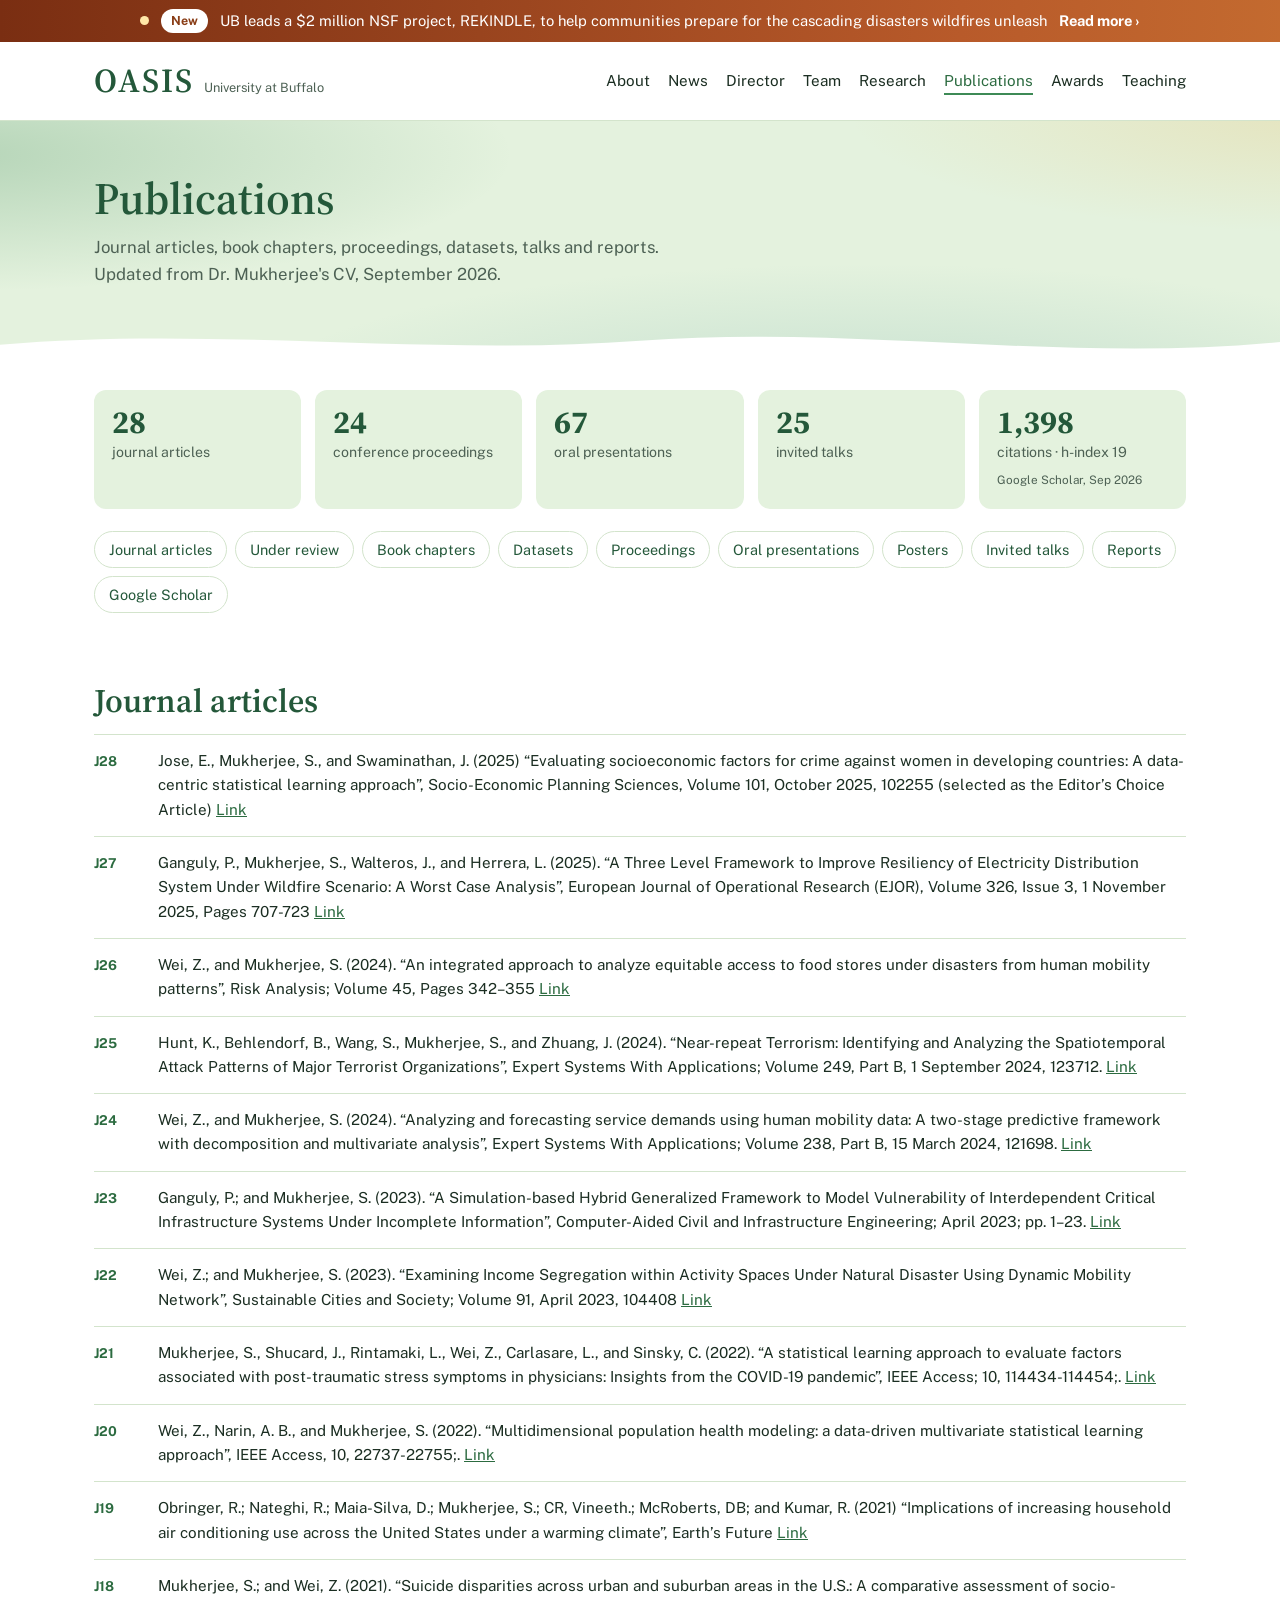
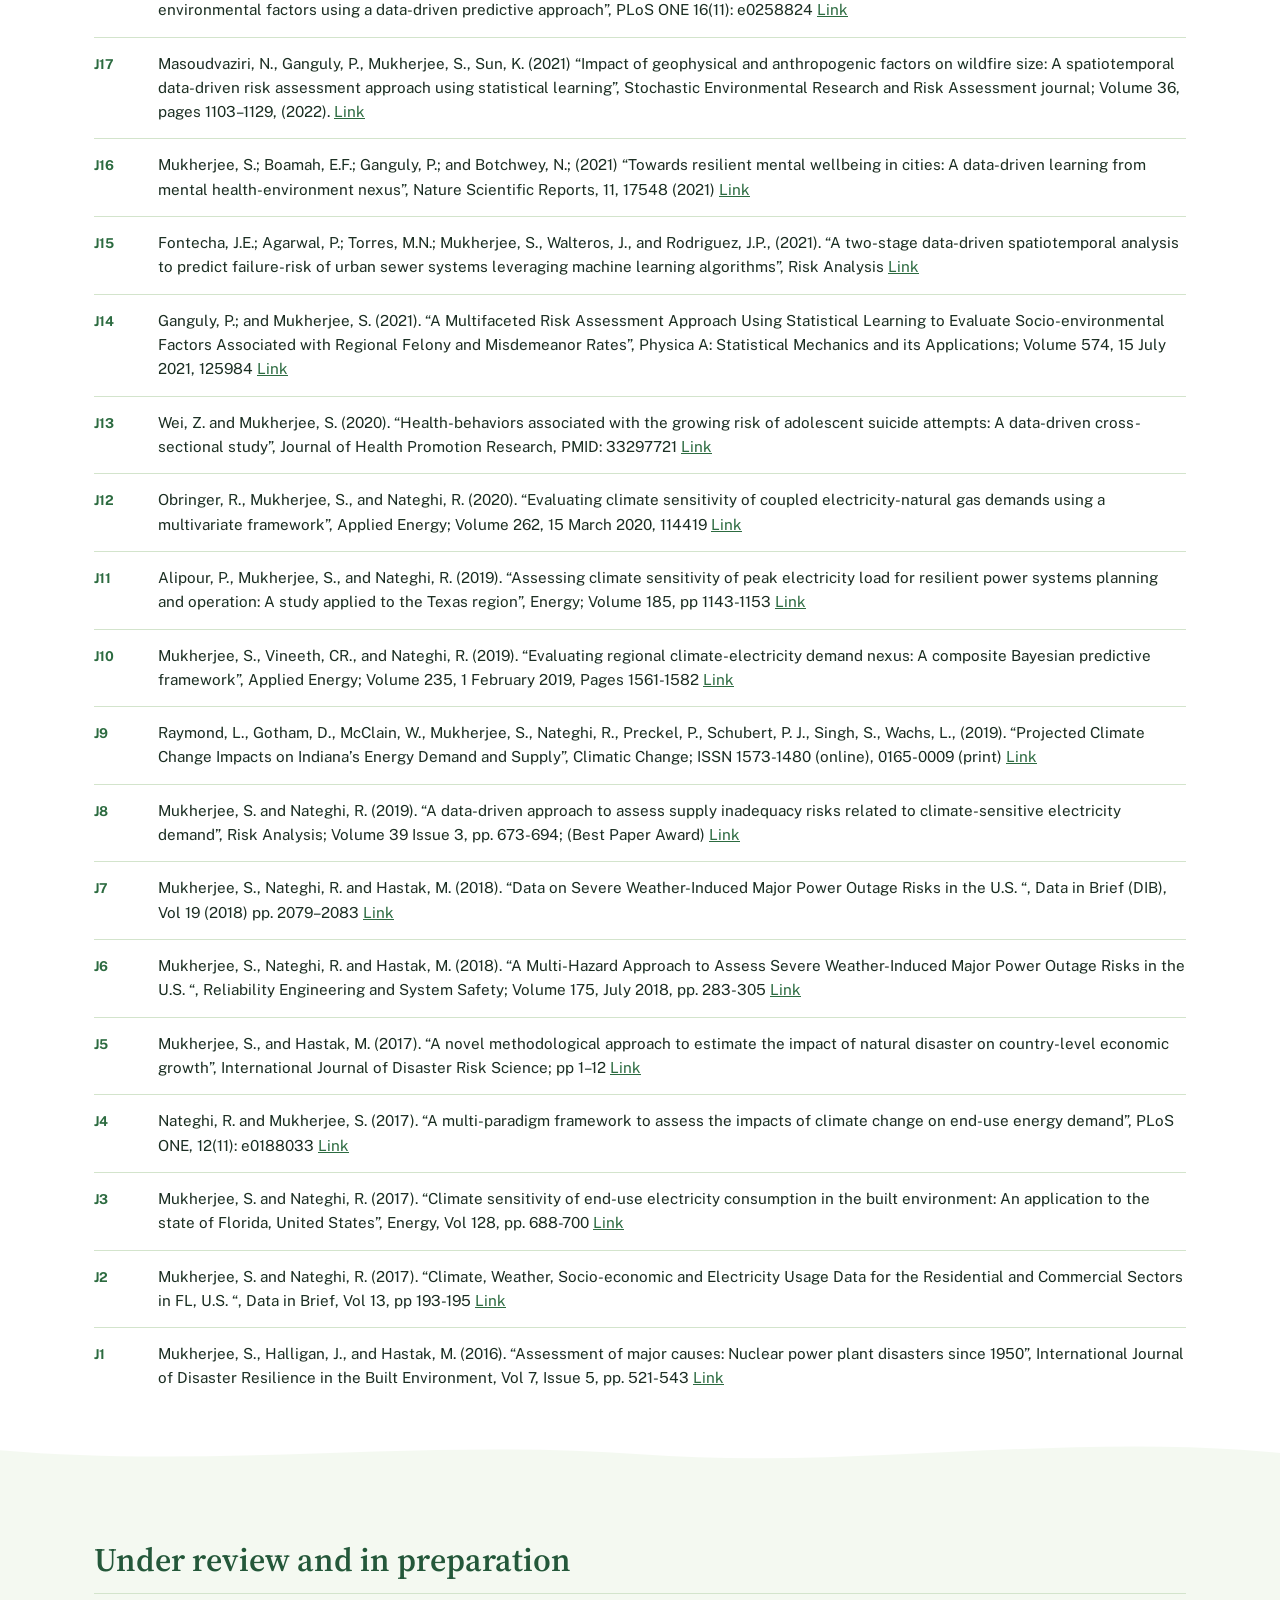
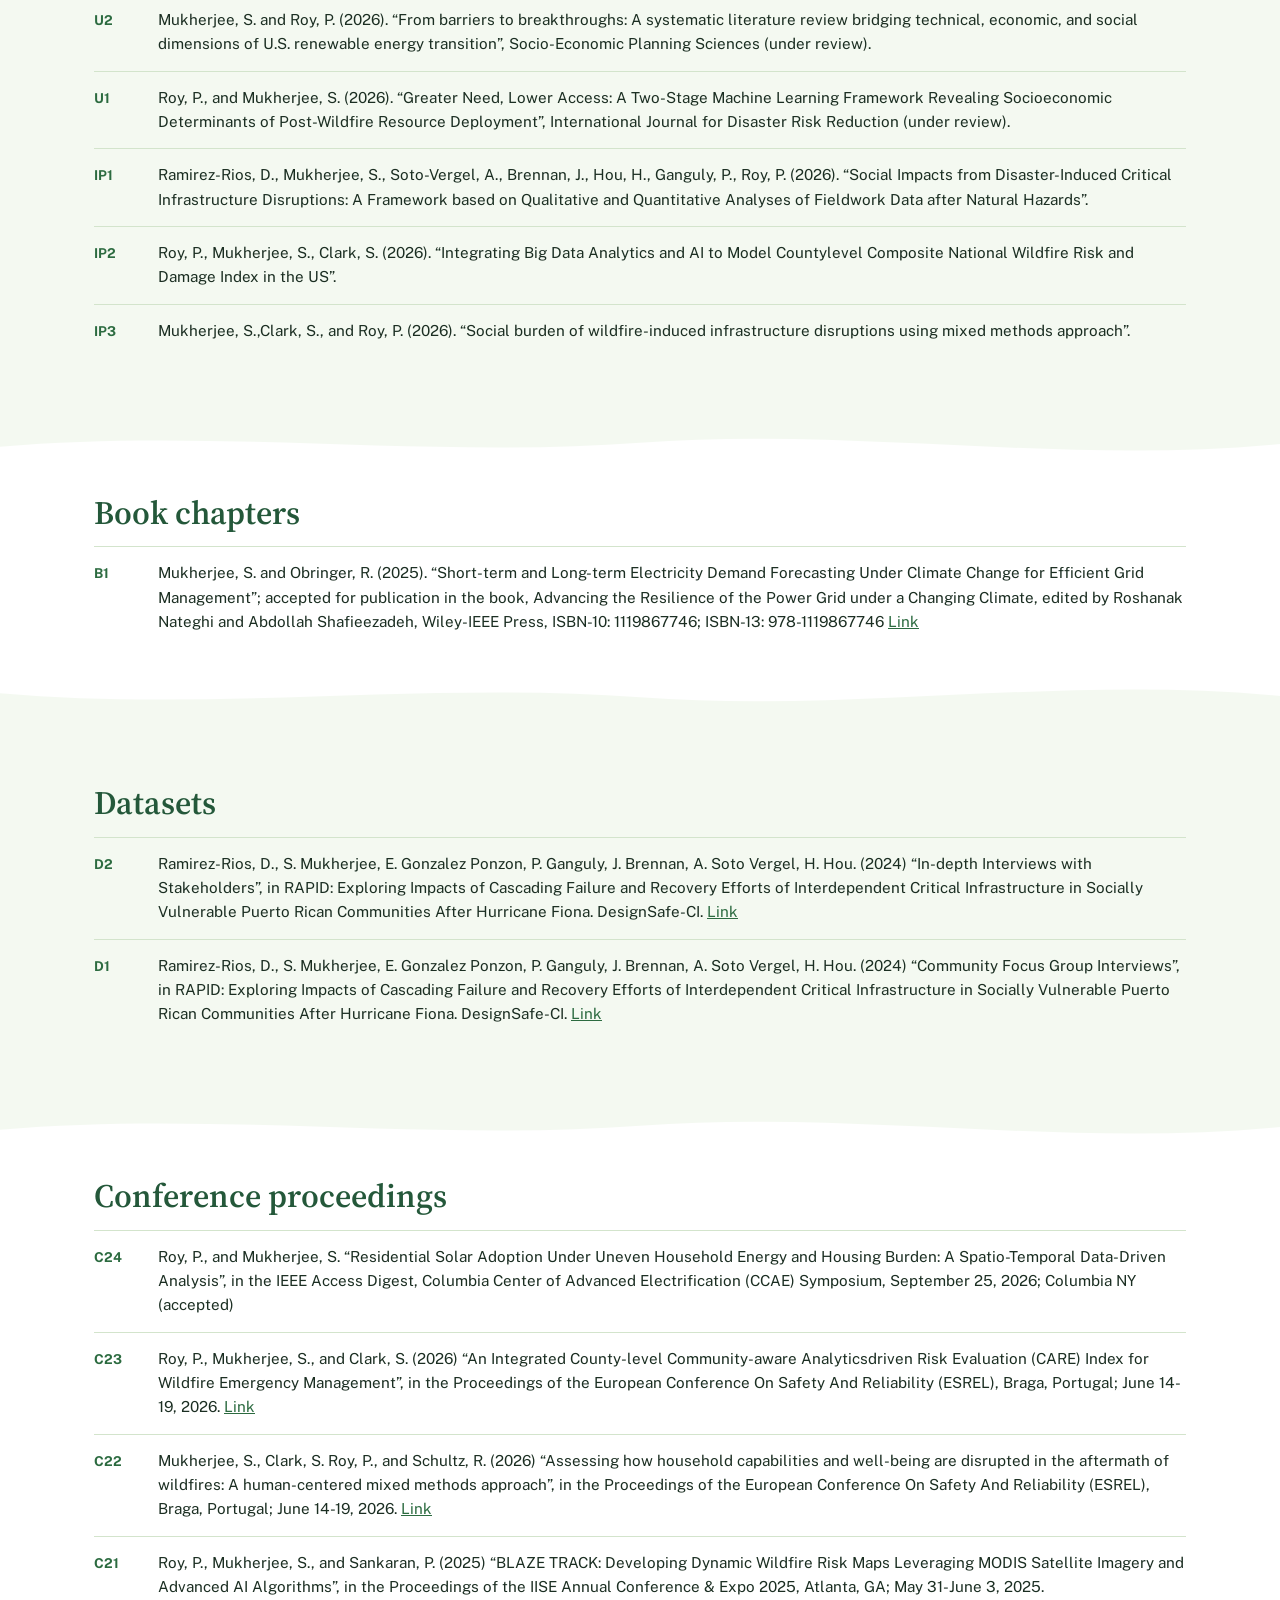
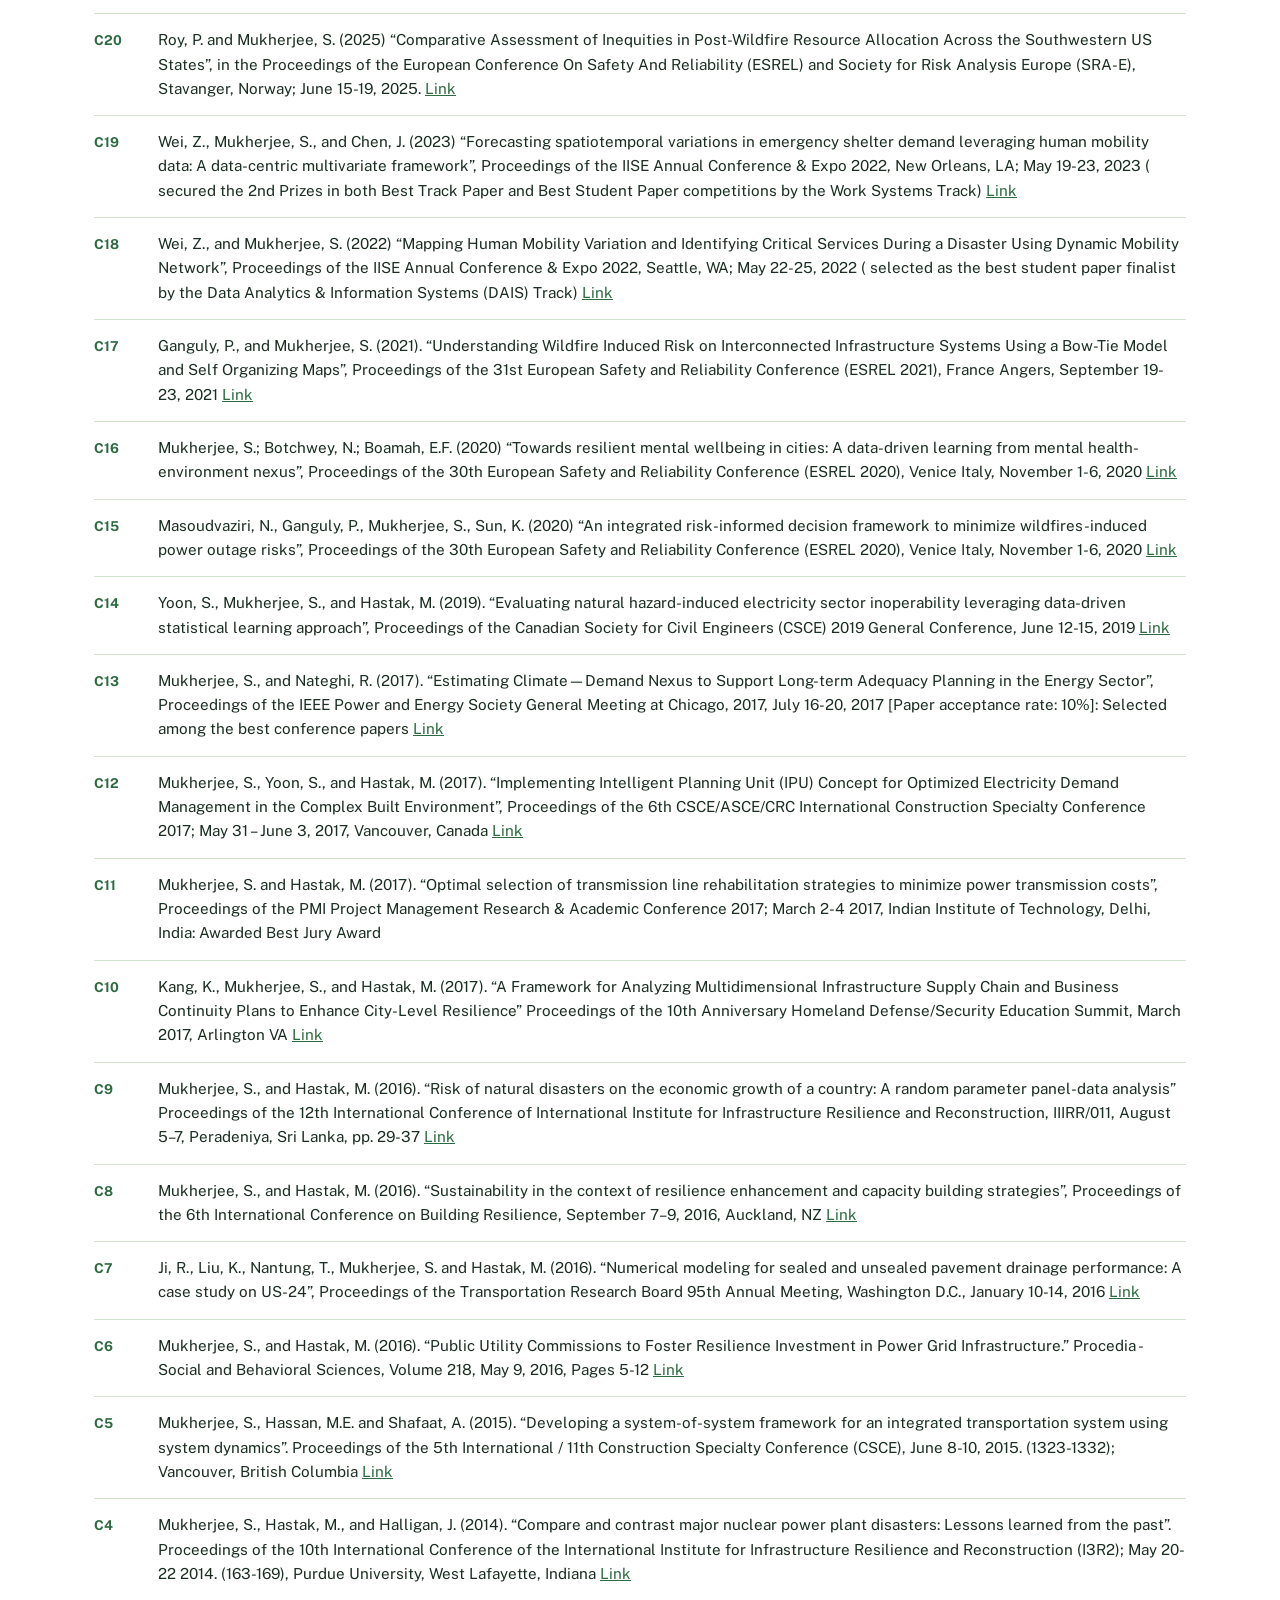
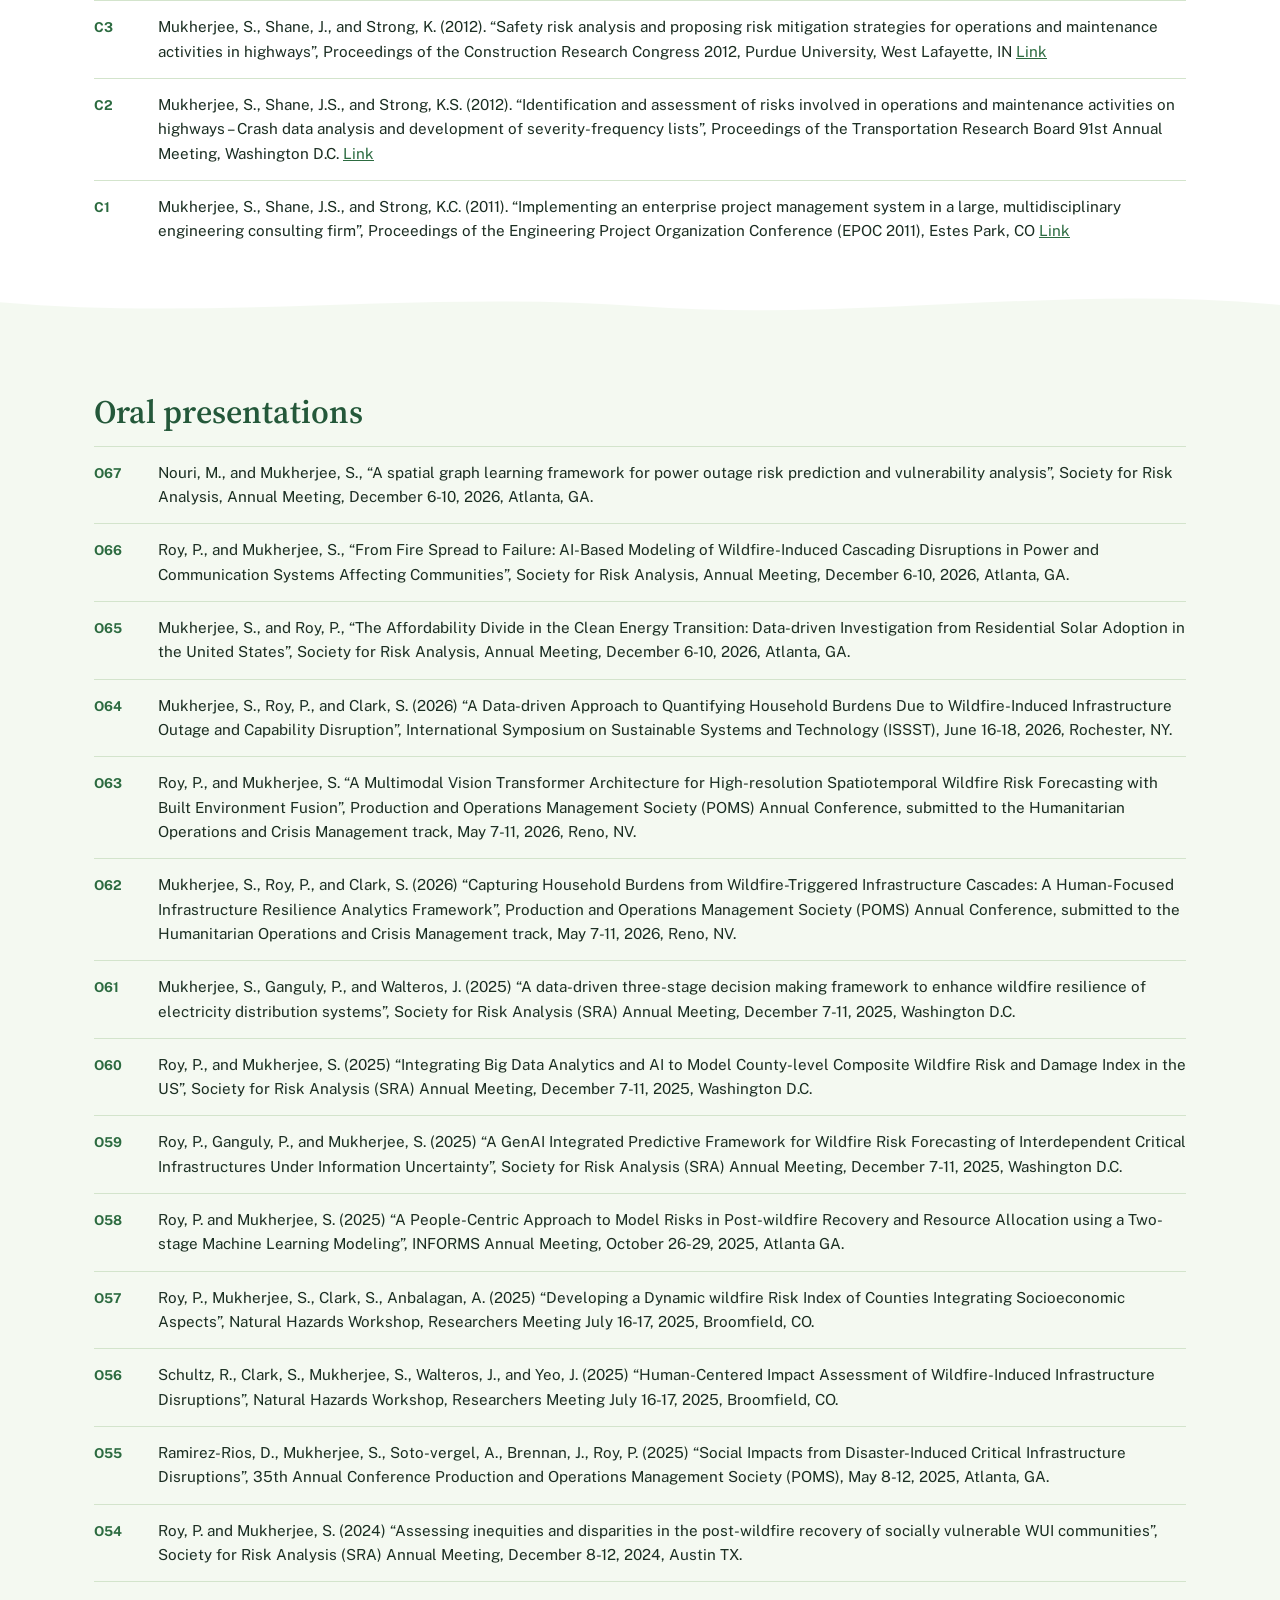
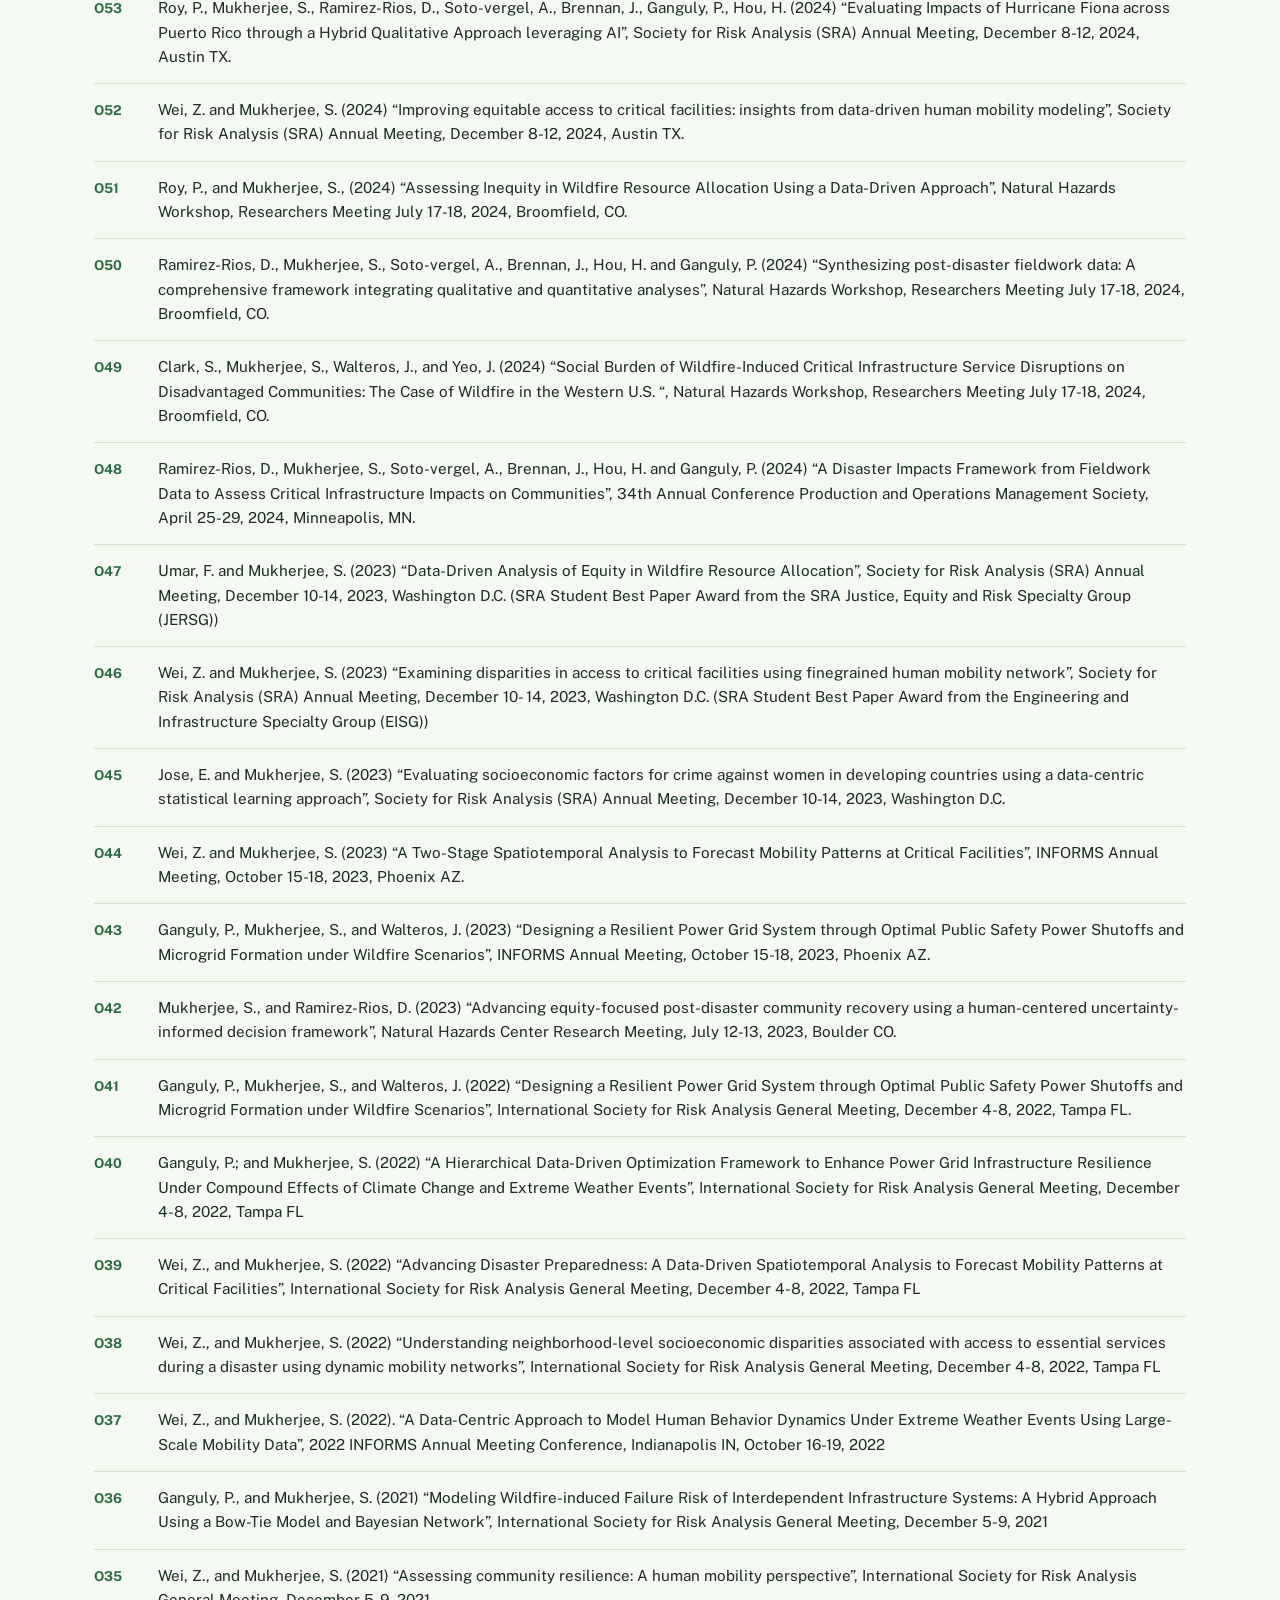
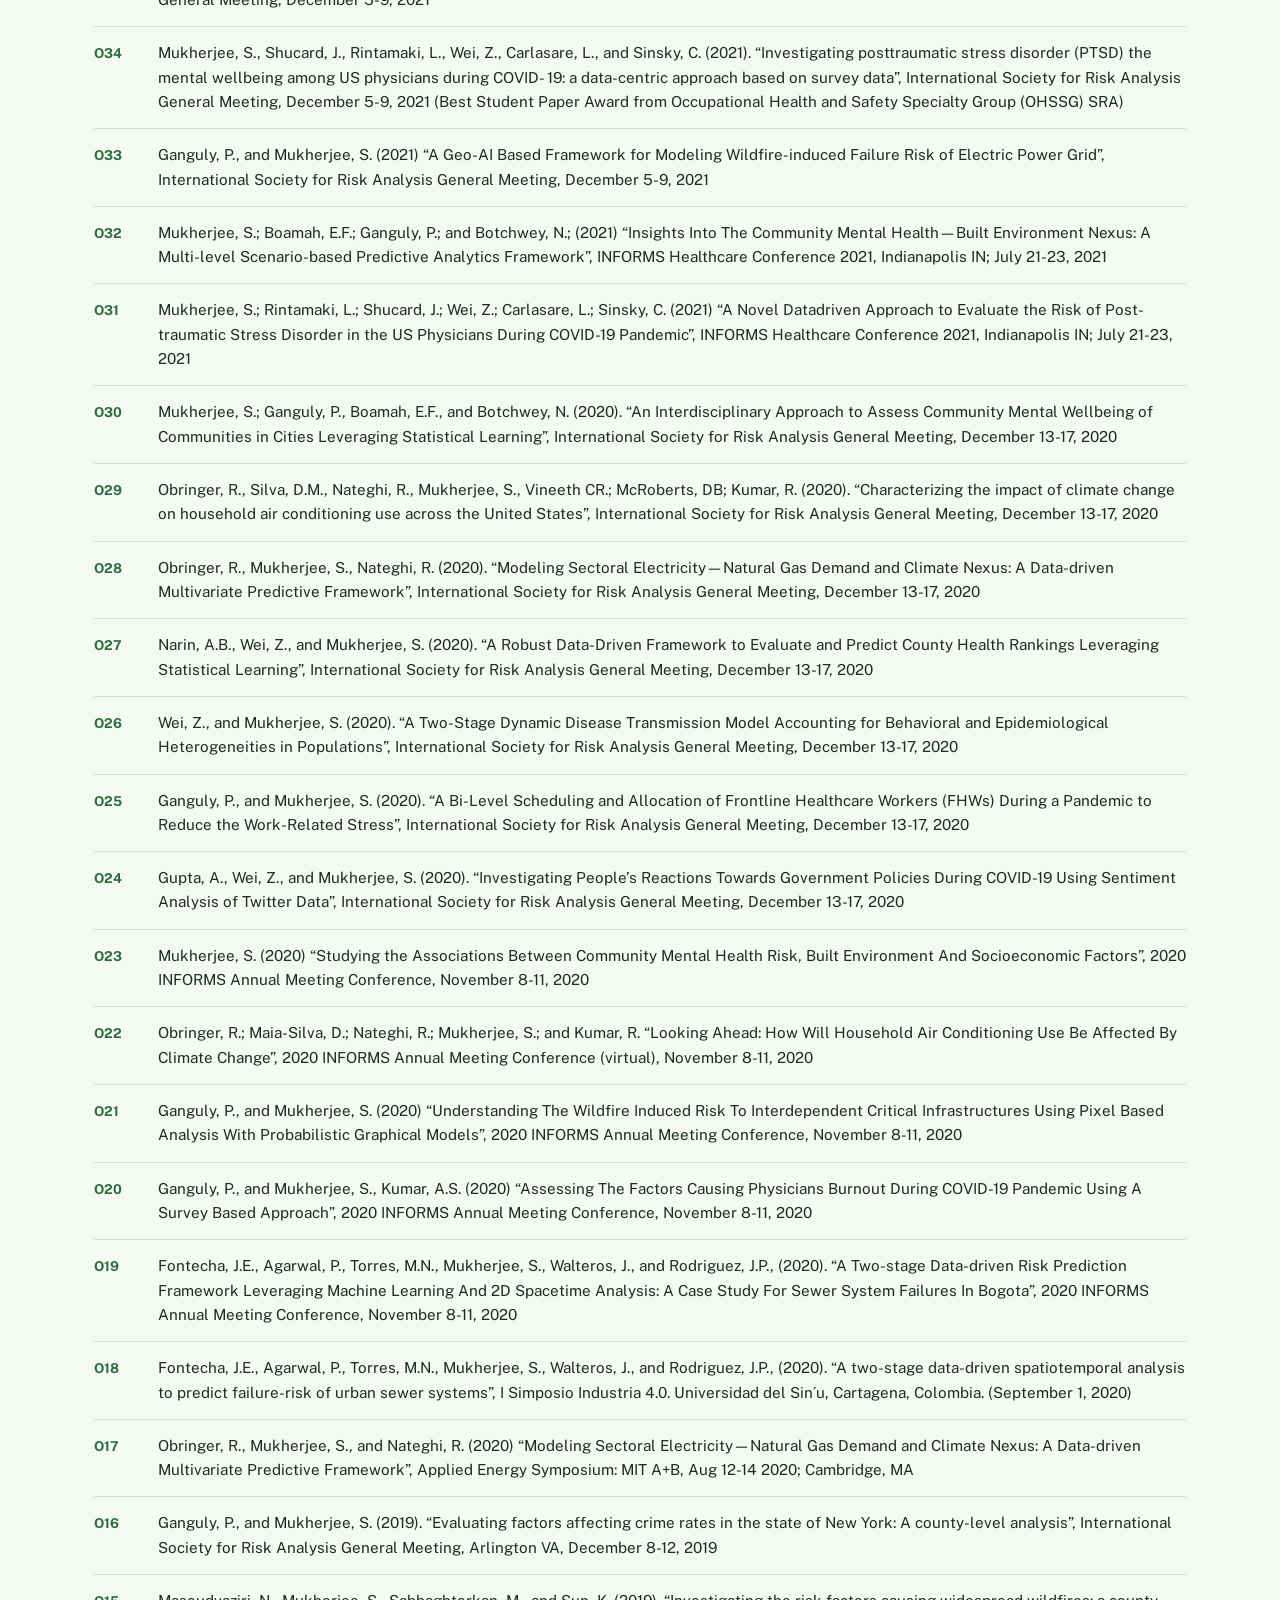
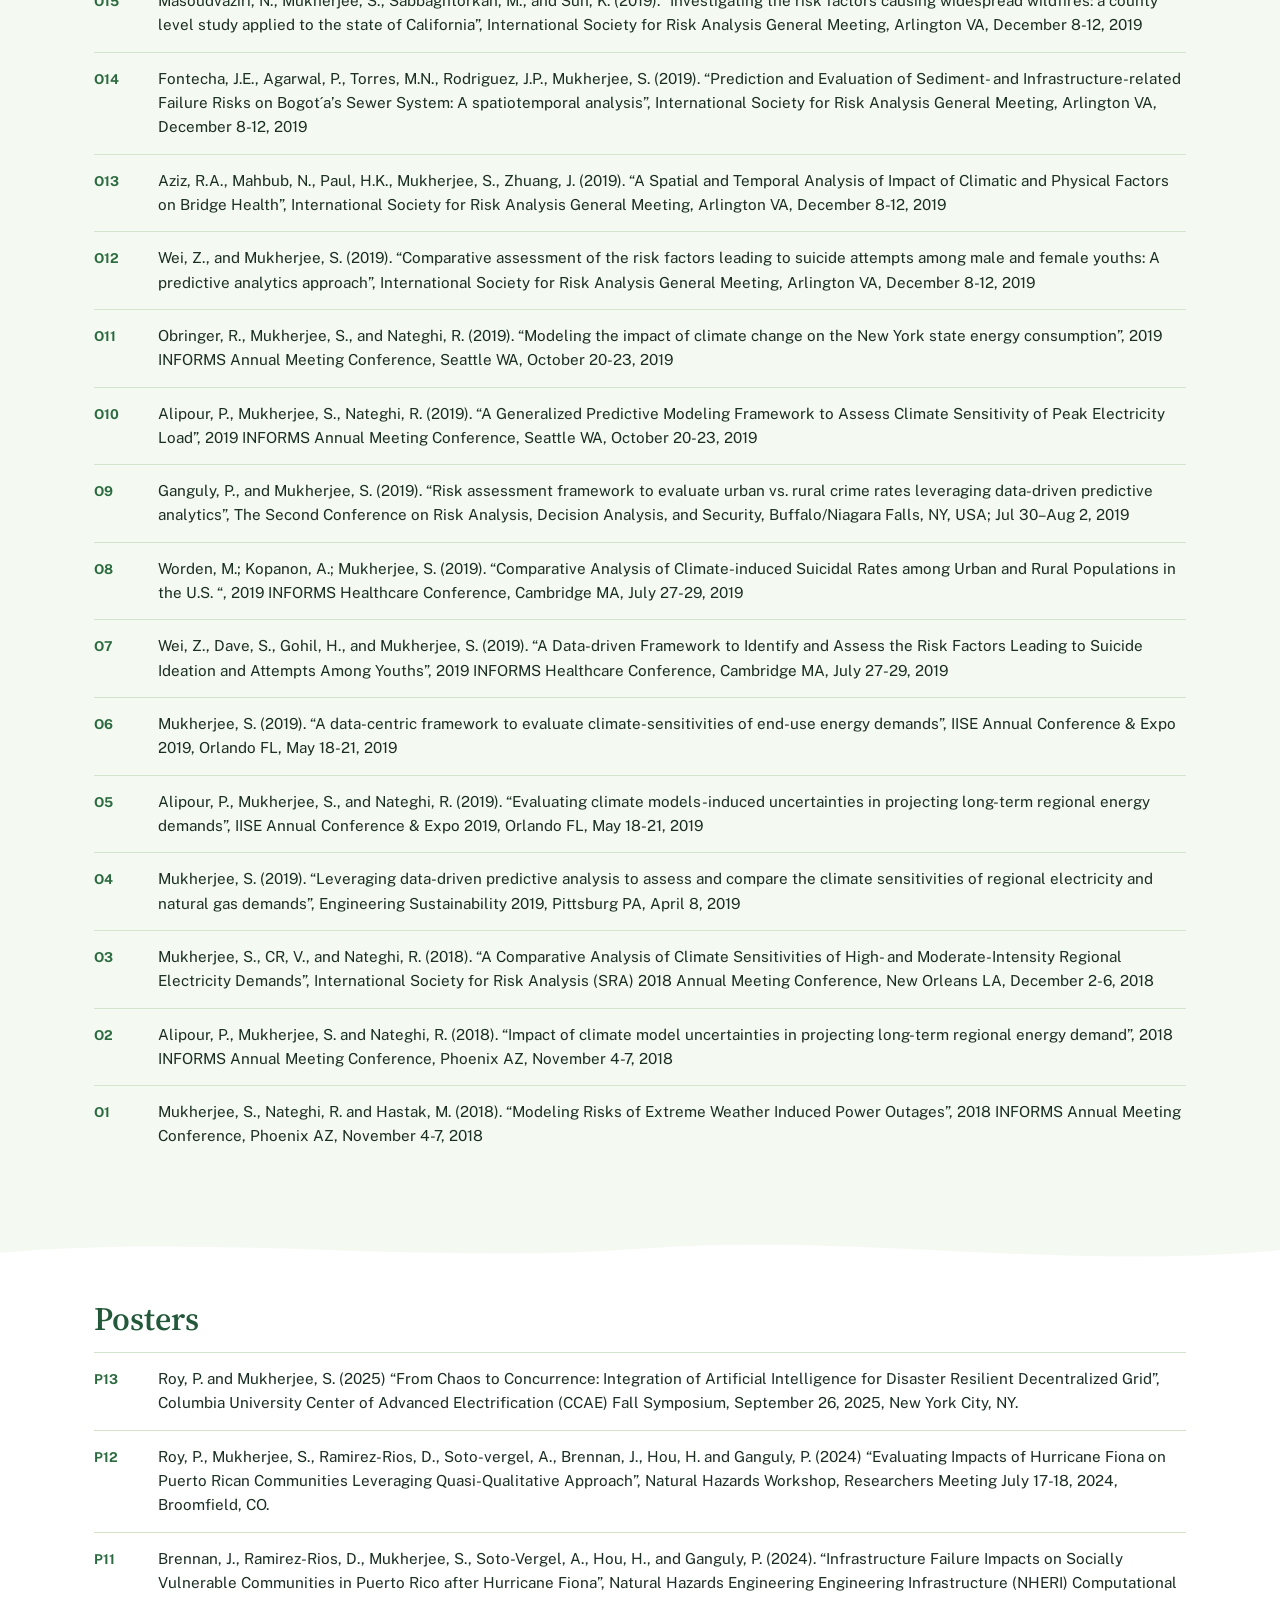
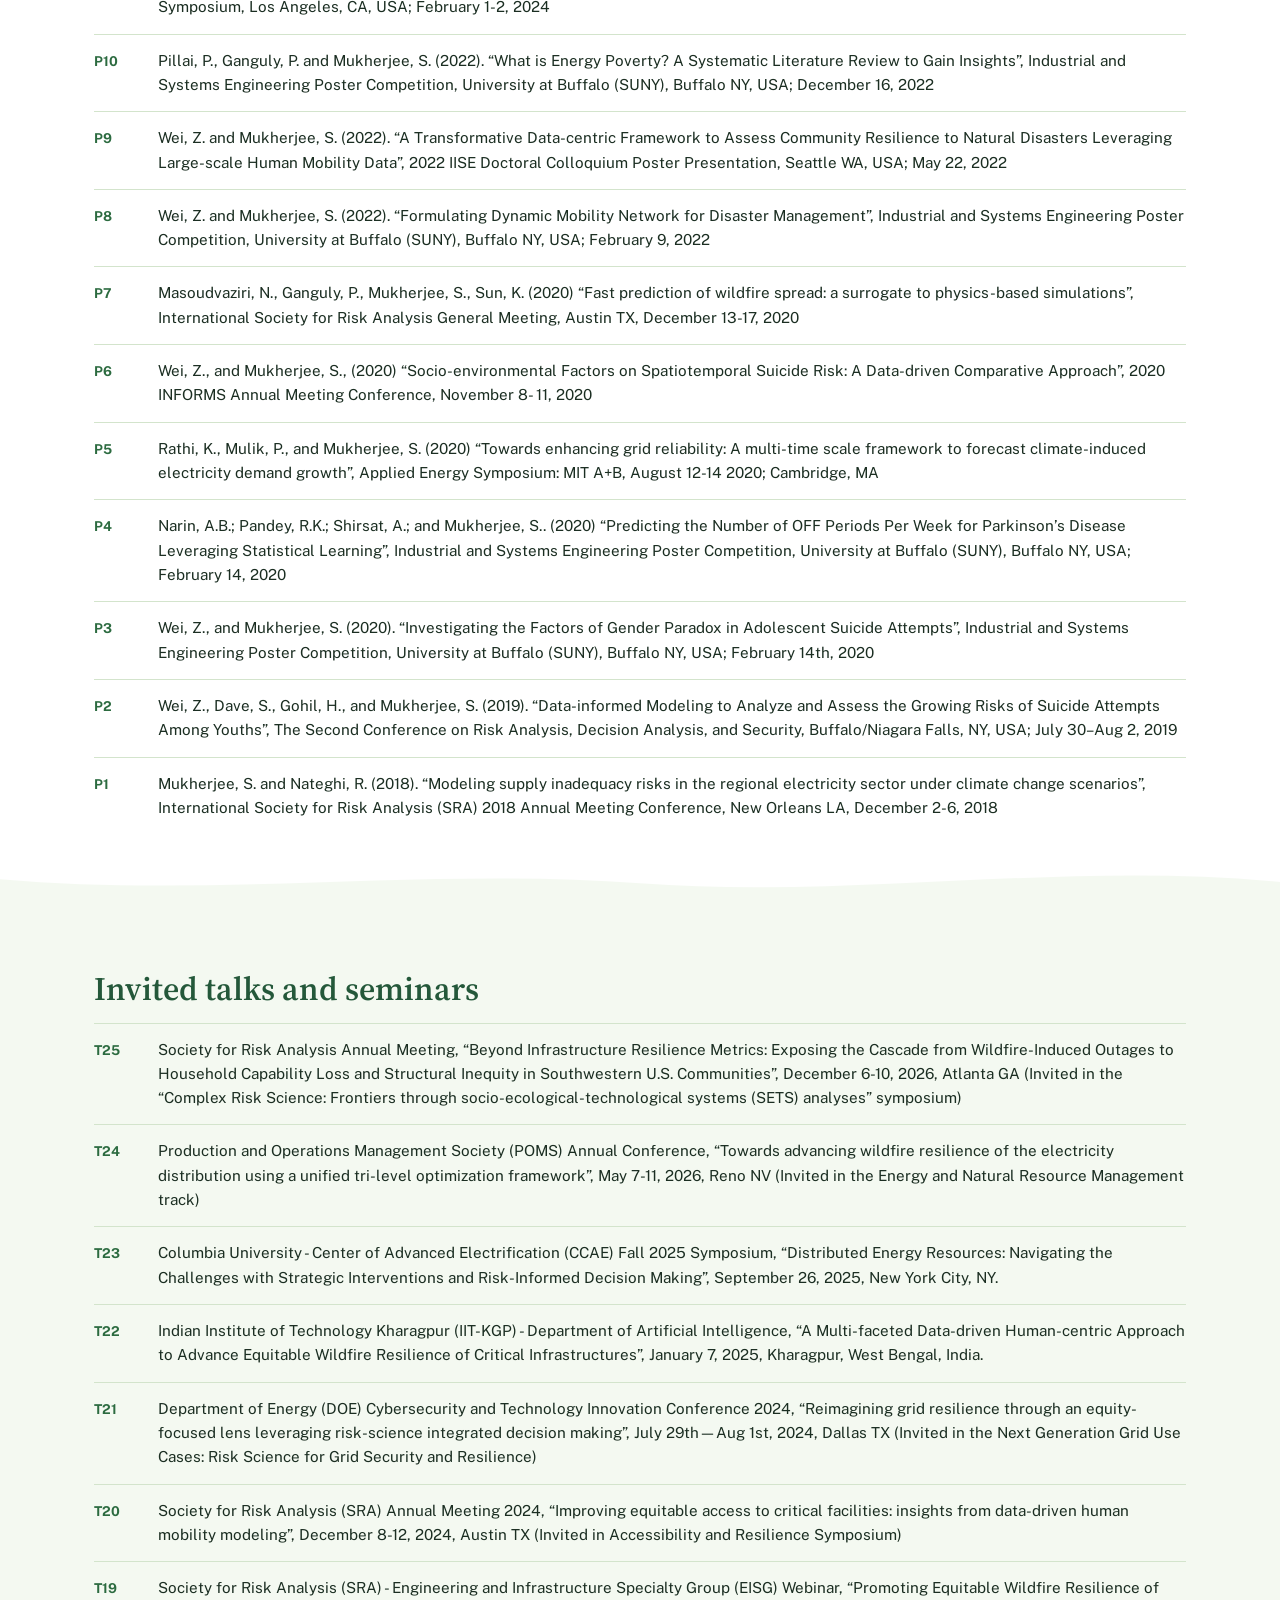
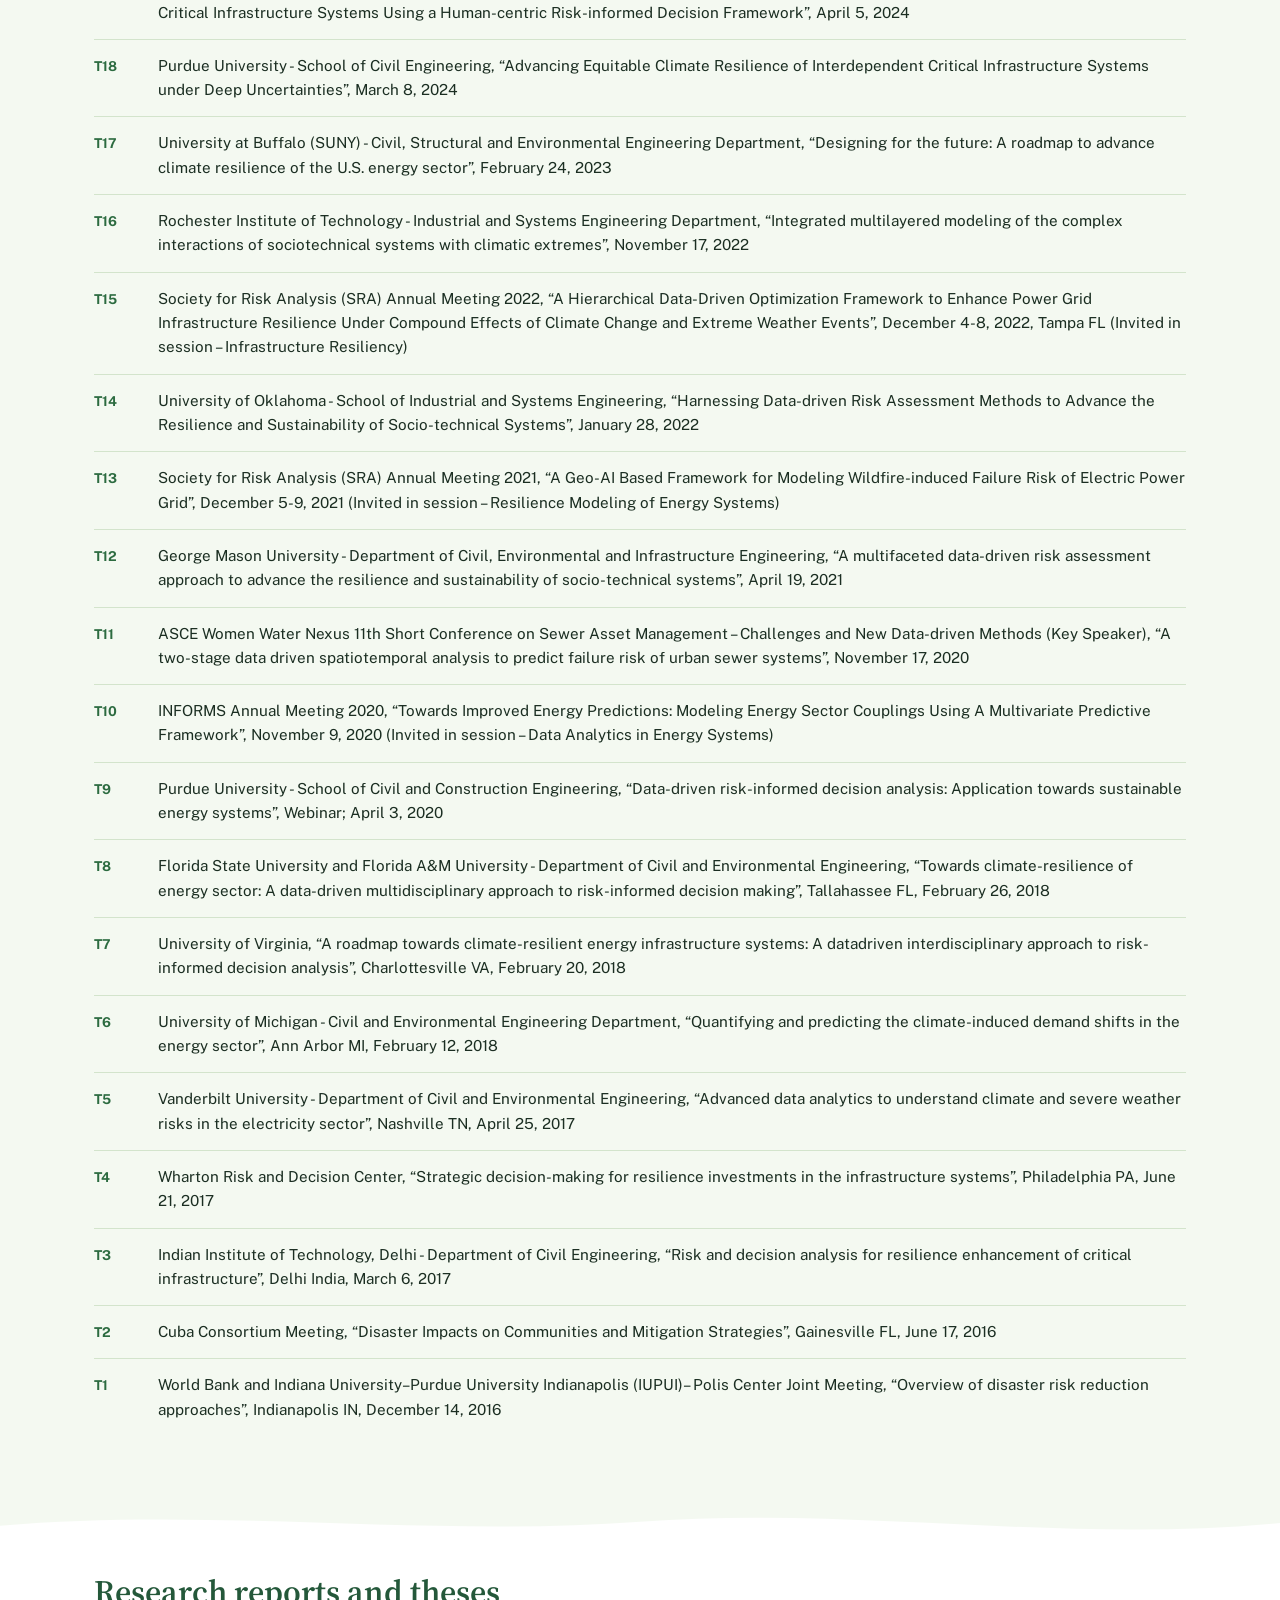
<file: publications.html>
<!DOCTYPE html>
<html lang="en">
<head>
<meta charset="utf-8">
<meta name="viewport" content="width=device-width, initial-scale=1, viewport-fit=cover">
<title>Publications – OASIS Lab</title>
<meta name="description" content="OASIS Lab at the University at Buffalo: risk science, operations research and AI for resilient, equitable infrastructure.">
<link rel="icon" href="data:image/svg+xml,<svg xmlns='http://www.w3.org/2000/svg' viewBox='0 0 100 100'><text y='.9em' font-size='90'>🌿</text></svg>">
<link rel="preconnect" href="https://fonts.googleapis.com">
<link rel="preconnect" href="https://fonts.gstatic.com" crossorigin>
<link href="https://fonts.googleapis.com/css2?family=Public+Sans:wght@400;500;600;700&family=Source+Serif+4:opsz,wght@8..60,500;8..60,600&display=swap" rel="stylesheet">
<link rel="stylesheet" href="styles.css">
</head>
<body>
<div class="progress" aria-hidden="true"></div>
<a class="flash" href="https://www.buffalo.edu/news/releases/2026/09/university-at-buffalo-national-science-foundation-wildfire-resilience.html"><span class="flash-dot" aria-hidden="true"></span><span class="flash-tag">New</span><span class="flash-text">UB leads a $2 million NSF project, REKINDLE, to help communities prepare for the cascading disasters wildfires unleash</span><span class="flash-more">Read more ›</span></a>
<header class="nav">
  <div class="wrap">
    <a class="brand" href="index.html"><b>OASIS</b><span>University at Buffalo</span></a>
    <button class="menu-btn" type="button" aria-expanded="false" aria-controls="menu">Menu</button>
    <nav aria-label="Main"><ul id="menu"><li><a href="index.html">About</a></li><li><a href="news.html">News</a></li><li><a href="director.html">Director</a></li><li><a href="team.html">Team</a></li><li><a href="research.html">Research</a></li><li><a href="publications.html" aria-current="page">Publications</a></li><li><a href="awards.html">Awards</a></li><li><a href="teaching.html">Teaching</a></li></ul></nav>
  </div>
</header>
<main>
<div class="page-head"><div class="wrap"><h1>Publications</h1><p>Journal articles, book chapters, proceedings, datasets, talks and reports. Updated from Dr. Mukherjee's CV, September 2026.</p></div></div>
<section style="padding-top:28px;padding-bottom:0"><div class="wrap">
<div class="pub-stats">
  <div><b>28</b><span>journal articles</span></div><div><b>24</b><span>conference proceedings</span></div>
  <div><b>67</b><span>oral presentations</span></div><div><b>25</b><span>invited talks</span></div>
  <div><b>1,398</b><span>citations · h-index 19<br><small>Google Scholar, Sep 2026</small></span></div>
</div>
<nav class="jump" aria-label="Publication types"><a href="#journals">Journal articles</a><a href="#review">Under review</a><a href="#books">Book chapters</a><a href="#data">Datasets</a><a href="#proceedings">Proceedings</a><a href="#talks">Oral presentations</a><a href="#posters">Posters</a><a href="#invited">Invited talks</a><a href="#reports">Reports</a><a href="https://scholar.google.com/citations?hl=en&user=7yewQVsAAAAJ">Google Scholar</a></nav></div></section>
<section id="journals"><div class="wrap"><h2>Journal articles</h2><ul class="pubs"><li><span class="id">J28</span><span>Jose, E., Mukherjee, S., and Swaminathan, J. (2025) “Evaluating socioeconomic factors for crime against women in developing countries: A data-centric statistical learning approach”, Socio-Economic Planning Sciences, Volume 101, October 2025, 102255 (selected as the Editor’s Choice Article) <a href="https://doi.org/10.1016/j.seps.2025.102255">Link</a></span></li><li><span class="id">J27</span><span>Ganguly, P., Mukherjee, S., Walteros, J., and Herrera, L. (2025). “A Three Level Framework to Improve Resiliency of Electricity Distribution System Under Wildfire Scenario: A Worst Case Analysis”, European Journal of Operational Research (EJOR), Volume 326, Issue 3, 1 November 2025, Pages 707-723 <a href="https://doi.org/10.1016/j.ejor.2025.04.035">Link</a></span></li><li><span class="id">J26</span><span>Wei, Z., and Mukherjee, S. (2024). “An integrated approach to analyze equitable access to food stores under disasters from human mobility patterns”, Risk Analysis; Volume 45, Pages 342–355 <a href="https://doi.org/10.1111/risa.16873">Link</a></span></li><li><span class="id">J25</span><span>Hunt, K., Behlendorf, B., Wang, S., Mukherjee, S., and Zhuang, J. (2024). “Near-repeat Terrorism: Identifying and Analyzing the Spatiotemporal Attack Patterns of Major Terrorist Organizations”, Expert Systems With Applications; Volume 249, Part B, 1 September 2024, 123712. <a href="https://doi.org/10.1016/j.eswa.2024.123712">Link</a></span></li><li><span class="id">J24</span><span>Wei, Z., and Mukherjee, S. (2024). “Analyzing and forecasting service demands using human mobility data: A two-stage predictive framework with decomposition and multivariate analysis”, Expert Systems With Applications; Volume 238, Part B, 15 March 2024, 121698. <a href="https://doi.org/10.1016/j.eswa.2023.121698">Link</a></span></li><li><span class="id">J23</span><span>Ganguly, P.; and Mukherjee, S. (2023). “A Simulation-based Hybrid Generalized Framework to Model Vulnerability of Interdependent Critical Infrastructure Systems Under Incomplete Information”, Computer-Aided Civil and Infrastructure Engineering; April 2023; pp. 1–23. <a href="https://doi.org/10.1111/mice.12999">Link</a></span></li><li><span class="id">J22</span><span>Wei, Z.; and Mukherjee, S. (2023). “Examining Income Segregation within Activity Spaces Under Natural Disaster Using Dynamic Mobility Network”, Sustainable Cities and Society; Volume 91, April 2023, 104408 <a href="https://www.sciencedirect.com/science/article/abs/pii/S2210670723000197">Link</a></span></li><li><span class="id">J21</span><span>Mukherjee, S., Shucard, J., Rintamaki, L., Wei, Z., Carlasare, L., and Sinsky, C. (2022). “A statistical learning approach to evaluate factors associated with post-traumatic stress symptoms in physicians: Insights from the COVID-19 pandemic”, IEEE Access; 10, 114434-114454;. <a href="https://doi.org/10.1109/ACCESS.2022.3217770 ">Link</a></span></li><li><span class="id">J20</span><span>Wei, Z., Narin, A. B., and Mukherjee, S. (2022). “Multidimensional population health modeling: a data-driven multivariate statistical learning approach”, IEEE Access, 10, 22737-22755;. <a href="https://doi.org/10.1109/ACCESS.2022.3153482 ">Link</a></span></li><li><span class="id">J19</span><span>Obringer, R.; Nateghi, R.; Maia-Silva, D.; Mukherjee, S.; CR, Vineeth.; McRoberts, DB; and Kumar, R. (2021) “Implications of increasing household air conditioning use across the United States under a warming climate”, Earth’s Future <a href="https://doi.org/10.1029/2021EF002434 ">Link</a></span></li><li><span class="id">J18</span><span>Mukherjee, S.; and Wei, Z. (2021). “Suicide disparities across urban and suburban areas in the U.S.: A comparative assessment of socio-environmental factors using a data-driven predictive approach”, PLoS ONE 16(11): e0258824 <a href="https://doi.org/10.1371/journal.pone.0258824">Link</a></span></li><li><span class="id">J17</span><span>Masoudvaziri, N., Ganguly, P., Mukherjee, S., Sun, K. (2021) “Impact of geophysical and anthropogenic factors on wildfire size: A spatiotemporal data-driven risk assessment approach using statistical learning”, Stochastic Environmental Research and Risk Assessment journal; Volume 36, pages 1103–1129, (2022). <a href="https://doi.org/10.1007/s00477-021-02087-w">Link</a></span></li><li><span class="id">J16</span><span>Mukherjee, S.; Boamah, E.F.; Ganguly, P.; and Botchwey, N.; (2021) “Towards resilient mental wellbeing in cities: A data-driven learning from mental health-environment nexus”, Nature Scientific Reports, 11, 17548 (2021) <a href="https://doi.org/10.1038/s41598-021-96801-x">Link</a></span></li><li><span class="id">J15</span><span>Fontecha, J.E.; Agarwal, P.; Torres, M.N.; Mukherjee, S., Walteros, J., and Rodriguez, J.P., (2021). “A two-stage data-driven spatiotemporal analysis to predict failure-risk of urban sewer systems leveraging machine learning algorithms”, Risk Analysis <a href="https://doi.org/10.1111/risa.13742">Link</a></span></li><li><span class="id">J14</span><span>Ganguly, P.; and Mukherjee, S. (2021). “A Multifaceted Risk Assessment Approach Using Statistical Learning to Evaluate Socio-environmental Factors Associated with Regional Felony and Misdemeanor Rates”, Physica A: Statistical Mechanics and its Applications; Volume 574, 15 July 2021, 125984 <a href="https://doi.org/10.1016/j.physa.2021.125984">Link</a></span></li><li><span class="id">J13</span><span>Wei, Z. and Mukherjee, S. (2020). “Health-behaviors associated with the growing risk of adolescent suicide attempts: A data-driven cross-sectional study”, Journal of Health Promotion Research, PMID: 33297721 <a href="https://doi.org/10.1177/0890117120977378">Link</a></span></li><li><span class="id">J12</span><span>Obringer, R., Mukherjee, S., and Nateghi, R. (2020). “Evaluating climate sensitivity of coupled electricity-natural gas demands using a multivariate framework”, Applied Energy; Volume 262, 15 March 2020, 114419 <a href="https://doi.org/10.1016/j.apenergy.2019.114419">Link</a></span></li><li><span class="id">J11</span><span>Alipour, P., Mukherjee, S., and Nateghi, R. (2019). “Assessing climate sensitivity of peak electricity load for resilient power systems planning and operation: A study applied to the Texas region”, Energy; Volume 185, pp 1143-1153 <a href="https://doi.org/10.1016/j.energy.2019.07.074">Link</a></span></li><li><span class="id">J10</span><span>Mukherjee, S., Vineeth, CR., and Nateghi, R. (2019). “Evaluating regional climate-electricity demand nexus: A composite Bayesian predictive framework”, Applied Energy; Volume 235, 1 February 2019, Pages 1561-1582 <a href="https://doi.org/10.1016/j.apenergy.2018.10.119">Link</a></span></li><li><span class="id">J9</span><span>Raymond, L., Gotham, D., McClain, W., Mukherjee, S., Nateghi, R., Preckel, P., Schubert, P. J., Singh, S., Wachs, L., (2019). “Projected Climate Change Impacts on Indiana’s Energy Demand and Supply”, Climatic Change; ISSN 1573-1480 (online), 0165-0009 (print) <a href="https://doi.org/10.1007/s10584-018-2299-7">Link</a></span></li><li><span class="id">J8</span><span>Mukherjee, S. and Nateghi, R. (2019). “A data-driven approach to assess supply inadequacy risks related to climate-sensitive electricity demand”, Risk Analysis; Volume 39 Issue 3, pp. 673-694; (Best Paper Award) <a href="https://doi.org/10.1111/risa.13192 ">Link</a></span></li><li><span class="id">J7</span><span>Mukherjee, S., Nateghi, R. and Hastak, M. (2018). “Data on Severe Weather-Induced Major Power Outage Risks in the U.S. “, Data in Brief (DIB), Vol 19 (2018) pp. 2079–2083 <a href="https://10.1016/j.dib.2018.06.067 ">Link</a></span></li><li><span class="id">J6</span><span>Mukherjee, S., Nateghi, R. and Hastak, M. (2018). “A Multi-Hazard Approach to Assess Severe Weather-Induced Major Power Outage Risks in the U.S. “, Reliability Engineering and System Safety; Volume 175, July 2018, pp. 283-305 <a href="https://doi.org/10.1016/j.ress.2018.03.015">Link</a></span></li><li><span class="id">J5</span><span>Mukherjee, S., and Hastak, M. (2017). “A novel methodological approach to estimate the impact of natural disaster on country-level economic growth”, International Journal of Disaster Risk Science; pp 1–12 <a href="https://doi.org/10.1007/s13753-017-0156-3">Link</a></span></li><li><span class="id">J4</span><span>Nateghi, R. and Mukherjee, S. (2017). “A multi-paradigm framework to assess the impacts of climate change on end-use energy demand”, PLoS ONE, 12(11): e0188033 <a href="https://doi.org/10.1371/journal.pone.0188033">Link</a></span></li><li><span class="id">J3</span><span>Mukherjee, S. and Nateghi, R. (2017). “Climate sensitivity of end-use electricity consumption in the built environment: An application to the state of Florida, United States”, Energy, Vol 128, pp. 688-700 <a href="https://doi.org/10.1016/j.energy.2017.04.034">Link</a></span></li><li><span class="id">J2</span><span>Mukherjee, S. and Nateghi, R. (2017). “Climate, Weather, Socio-economic and Electricity Usage Data for the Residential and Commercial Sectors in FL, U.S. “, Data in Brief, Vol 13, pp 193-195 <a href="https://doi.org/10.1016/j.dib.2017.05.031">Link</a></span></li><li><span class="id">J1</span><span>Mukherjee, S., Halligan, J., and Hastak, M. (2016). “Assessment of major causes: Nuclear power plant disasters since 1950”, International Journal of Disaster Resilience in the Built Environment, Vol 7, Issue 5, pp. 521-543 <a href="https://doi.org/10.1108/IJDRBE-11-2015-0056">Link</a></span></li></ul></div></section>
<section id="review" class="tint"><div class="wrap"><h2>Under review and in preparation</h2><ul class="pubs"><li><span class="id">U2</span><span>Mukherjee, S. and Roy, P. (2026). “From barriers to breakthroughs: A systematic literature review bridging technical, economic, and social dimensions of U.S. renewable energy transition”, Socio-Economic Planning Sciences (under review).</span></li><li><span class="id">U1</span><span>Roy, P., and Mukherjee, S. (2026). “Greater Need, Lower Access: A Two-Stage Machine Learning Framework Revealing Socioeconomic Determinants of Post-Wildfire Resource Deployment”, International Journal for Disaster Risk Reduction (under review).</span></li><li><span class="id">IP1</span><span>Ramirez-Rios, D., Mukherjee, S., Soto-Vergel, A., Brennan, J., Hou, H., Ganguly, P., Roy, P. (2026). “Social Impacts from Disaster-Induced Critical Infrastructure Disruptions: A Framework based on Qualitative and Quantitative Analyses of Fieldwork Data after Natural Hazards”.</span></li><li><span class="id">IP2</span><span>Roy, P., Mukherjee, S., Clark, S. (2026). “Integrating Big Data Analytics and AI to Model Countylevel Composite National Wildfire Risk and Damage Index in the US”.</span></li><li><span class="id">IP3</span><span>Mukherjee, S.,Clark, S., and Roy, P. (2026). “Social burden of wildfire-induced infrastructure disruptions using mixed methods approach”.</span></li></ul></div></section>
<section id="books"><div class="wrap"><h2>Book chapters</h2><ul class="pubs"><li><span class="id">B1</span><span>Mukherjee, S. and Obringer, R. (2025). “Short-term and Long-term Electricity Demand Forecasting Under Climate Change for Efficient Grid Management”; accepted for publication in the book, Advancing the Resilience of the Power Grid under a Changing Climate, edited by Roshanak Nateghi and Abdollah Shafieezadeh, Wiley-IEEE Press, ISBN-10: 1119867746; ISBN-13: 978-1119867746 <a href="https://www.google.com/books/edition/Advancing_the_Resilience_of_the_Power_Gr/3iGfzgEACAAJ?hl=en">Link</a></span></li></ul></div></section>
<section id="data" class="tint"><div class="wrap"><h2>Datasets</h2><ul class="pubs"><li><span class="id">D2</span><span>Ramirez-Rios, D., S. Mukherjee, E. Gonzalez Ponzon, P. Ganguly, J. Brennan, A. Soto Vergel, H. Hou. (2024) “In-depth Interviews with Stakeholders”, in RAPID: Exploring Impacts of Cascading Failure and Recovery Efforts of Interdependent Critical Infrastructure in Socially Vulnerable Puerto Rican Communities After Hurricane Fiona. DesignSafe-CI. <a href="https://doi.org/10.17603/ds2-fq4w-xm79">Link</a></span></li><li><span class="id">D1</span><span>Ramirez-Rios, D., S. Mukherjee, E. Gonzalez Ponzon, P. Ganguly, J. Brennan, A. Soto Vergel, H. Hou. (2024) “Community Focus Group Interviews”, in RAPID: Exploring Impacts of Cascading Failure and Recovery Efforts of Interdependent Critical Infrastructure in Socially Vulnerable Puerto Rican Communities After Hurricane Fiona. DesignSafe-CI. <a href="https://doi.org/10.17603/ds2-daer-ka54">Link</a></span></li></ul></div></section>
<section id="proceedings"><div class="wrap"><h2>Conference proceedings</h2><ul class="pubs"><li><span class="id">C24</span><span>Roy, P., and Mukherjee, S. “Residential Solar Adoption Under Uneven Household Energy and Housing Burden: A Spatio-Temporal Data-Driven Analysis”, in the IEEE Access Digest, Columbia Center of Advanced Electrification (CCAE) Symposium, September 25, 2026; Columbia NY (accepted)</span></li><li><span class="id">C23</span><span>Roy, P., Mukherjee, S., and Clark, S. (2026) “An Integrated County-level Community-aware Analyticsdriven Risk Evaluation (CARE) Index for Wildfire Emergency Management”, in the Proceedings of the European Conference On Safety And Reliability (ESREL), Braga, Portugal; June 14-19, 2026. <a href="https://cmsweb.com.sg/rps2prod/esrel2026/epro/html/esrel26-p26566.html">Link</a></span></li><li><span class="id">C22</span><span>Mukherjee, S., Clark, S. Roy, P., and Schultz, R. (2026) “Assessing how household capabilities and well-being are disrupted in the aftermath of wildfires: A human-centered mixed methods approach”, in the Proceedings of the European Conference On Safety And Reliability (ESREL), Braga, Portugal; June 14-19, 2026. <a href="https://cmsweb.com.sg/rps2prod/esrel2026/epro/html/esrel26-p26531.html">Link</a></span></li><li><span class="id">C21</span><span>Roy, P., Mukherjee, S., and Sankaran, P. (2025) “BLAZE TRACK: Developing Dynamic Wildfire Risk Maps Leveraging MODIS Satellite Imagery and Advanced AI Algorithms”, in the Proceedings of the IISE Annual Conference & Expo 2025, Atlanta, GA; May 31-June 3, 2025.</span></li><li><span class="id">C20</span><span>Roy, P. and Mukherjee, S. (2025) “Comparative Assessment of Inequities in Post-Wildfire Resource Allocation Across the Southwestern US States”, in the Proceedings of the European Conference On Safety And Reliability (ESREL) and Society for Risk Analysis Europe (SRA-E), Stavanger, Norway; June 15-19, 2025. <a href="https://rpsonline.com.sg/proceedings/esrel-sra-e2025/html/ESREL-SRA-E2025-P9630.html">Link</a></span></li><li><span class="id">C19</span><span>Wei, Z., Mukherjee, S., and Chen, J. (2023) “Forecasting spatiotemporal variations in emergency shelter demand leveraging human mobility data: A data-centric multivariate framework”, Proceedings of the IISE Annual Conference & Expo 2022, New Orleans, LA; May 19-23, 2023 ( secured the 2nd Prizes in both Best Track Paper and Best Student Paper competitions by the Work Systems Track) <a href="https://iise.confex.com/iise/2023/meetingapp.cgi/Paper/2645">Link</a></span></li><li><span class="id">C18</span><span>Wei, Z., and Mukherjee, S. (2022) “Mapping Human Mobility Variation and Identifying Critical Services During a Disaster Using Dynamic Mobility Network”, Proceedings of the IISE Annual Conference & Expo 2022, Seattle, WA; May 22-25, 2022 ( selected as the best student paper finalist by the Data Analytics & Information Systems (DAIS) Track) <a href="https://www.proquest.com/openview/a51e212bc6a1101f47ef01031f27662b/1?pq-origsite=gscholar&cbl=51908">Link</a></span></li><li><span class="id">C17</span><span>Ganguly, P., and Mukherjee, S. (2021). “Understanding Wildfire Induced Risk on Interconnected Infrastructure Systems Using a Bow-Tie Model and Self Organizing Maps”, Proceedings of the 31st European Safety and Reliability Conference (ESREL 2021), France Angers, September 19-23, 2021 <a href="https://www.rpsonline.com.sg/proceedings/9789811820168/html/567.xml">Link</a></span></li><li><span class="id">C16</span><span>Mukherjee, S.; Botchwey, N.; Boamah, E.F. (2020) “Towards resilient mental wellbeing in cities: A data-driven learning from mental health-environment nexus”, Proceedings of the 30th European Safety and Reliability Conference (ESREL 2020), Venice Italy, November 1-6, 2020 <a href="https://www.rpsonline.com.sg/proceedings/esrel2020/html/4473.xml">Link</a></span></li><li><span class="id">C15</span><span>Masoudvaziri, N., Ganguly, P., Mukherjee, S., Sun, K. (2020) “An integrated risk-informed decision framework to minimize wildfires-induced power outage risks”, Proceedings of the 30th European Safety and Reliability Conference (ESREL 2020), Venice Italy, November 1-6, 2020 <a href="https://www.rpsonline.com.sg/proceedings/esrel2020/html/4243.xml">Link</a></span></li><li><span class="id">C14</span><span>Yoon, S., Mukherjee, S., and Hastak, M. (2019). “Evaluating natural hazard-induced electricity sector inoperability leveraging data-driven statistical learning approach”, Proceedings of the Canadian Society for Civil Engineers (CSCE) 2019 General Conference, June 12-15, 2019 <a href="https://www.csce.ca/elf/apps/CONFERENCEVIEWER/conferences/2019/pdfs/PaperPDFversion_189_0425012834.pdf">Link</a></span></li><li><span class="id">C13</span><span>Mukherjee, S., and Nateghi, R. (2017). “Estimating Climate—Demand Nexus to Support Long-term Adequacy Planning in the Energy Sector”, Proceedings of the IEEE Power and Energy Society General Meeting at Chicago, 2017, July 16-20, 2017 [Paper acceptance rate: 10%]: Selected among the best conference papers <a href="https://ieeexplore.ieee.org/abstract/document/8274648">Link</a></span></li><li><span class="id">C12</span><span>Mukherjee, S., Yoon, S., and Hastak, M. (2017). “Implementing Intelligent Planning Unit (IPU) Concept for Optimized Electricity Demand Management in the Complex Built Environment”, Proceedings of the 6th CSCE/ASCE/CRC International Construction Specialty Conference 2017; May 31 – June 3, 2017, Vancouver, Canada <a href="https://www.csce.ca/elf/apps/CONFERENCEVIEWER/conferences/2017/pdfs/CONSPEC/FinalPaper_217.pdf">Link</a></span></li><li><span class="id">C11</span><span>Mukherjee, S. and Hastak, M. (2017). “Optimal selection of transmission line rehabilitation strategies to minimize power transmission costs”, Proceedings of the PMI Project Management Research & Academic Conference 2017; March 2-4 2017, Indian Institute of Technology, Delhi, India: Awarded Best Jury Award</span></li><li><span class="id">C10</span><span>Kang, K., Mukherjee, S., and Hastak, M. (2017). “A Framework for Analyzing Multidimensional Infrastructure Supply Chain and Business Continuity Plans to Enhance City-Level Resilience” Proceedings of the 10th Anniversary Homeland Defense/Security Education Summit, March 2017, Arlington VA <a href="https://www.researchgate.net/profile/Kyubyung-Kang/publication/338790499_A_FRAMEWORK_FOR_ANALYZING_MULTIDIMENSIONAL_INFRASTRUCTURE_SUPPLY_CHAIN_AND_BUSINESS_CONTINUITY_PLANS_TO_ENHANCE_CITY-LEVEL_RESILIENCE/links/5e2a8fa8299bf1521678836f/A-FRAMEWORK-FOR-ANALYZING-MULTIDIMENSIONAL-INFRASTRUCTURE-SUPPLY-CHAIN-AND-BUSINESS-CONTINUITY-PLANS-TO-ENHANCE-CITY-LEVEL-RESILIENCE.pdf">Link</a></span></li><li><span class="id">C9</span><span>Mukherjee, S., and Hastak, M. (2016). “Risk of natural disasters on the economic growth of a country: A random parameter panel-data analysis” Proceedings of the 12th International Conference of International Institute for Infrastructure Resilience and Reconstruction, IIIRR/011, August 5–7, Peradeniya, Sri Lanka, pp. 29-37 <a href="https://www.researchgate.net/publication/306548252_Risk_of_natural_disasters_on_economic_growth_of_a_country_A_random_parameter_panel-data_analysis">Link</a></span></li><li><span class="id">C8</span><span>Mukherjee, S., and Hastak, M. (2016). “Sustainability in the context of resilience enhancement and capacity building strategies”, Proceedings of the 6th International Conference on Building Resilience, September 7–9, 2016, Auckland, NZ <a href="https://www.researchgate.net/publication/319851547_Sustainability_in_the_context_of_resilience_and_capacity_building_strategies">Link</a></span></li><li><span class="id">C7</span><span>Ji, R., Liu, K., Nantung, T., Mukherjee, S. and Hastak, M. (2016). “Numerical modeling for sealed and unsealed pavement drainage performance: A case study on US-24”, Proceedings of the Transportation Research Board 95th Annual Meeting, Washington D.C., January 10-14, 2016 <a href="https://trid.trb.org/view/1393027">Link</a></span></li><li><span class="id">C6</span><span>Mukherjee, S., and Hastak, M. (2016). “Public Utility Commissions to Foster Resilience Investment in Power Grid Infrastructure.” Procedia - Social and Behavioral Sciences, Volume 218, May 9, 2016, Pages 5-12 <a href="https://doi.org/10.1016/j.sbspro.2016.04.005">Link</a></span></li><li><span class="id">C5</span><span>Mukherjee, S., Hassan, M.E. and Shafaat, A. (2015). “Developing a system-of-system framework for an integrated transportation system using system dynamics”. Proceedings of the 5th International / 11th Construction Specialty Conference (CSCE), June 8-10, 2015. (1323-1332); Vancouver, British Columbia <a href="https://d1wqtxts1xzle7.cloudfront.net/38870345/Mukhopadhyay_S_et_al_ICSC2015_240_Developing_a_Systems-of-systems_Framework-libre.pdf?1443047591=&response-content-disposition=inline%3B+filename%3DDEVELOPING_A_SYSTEM_OF_SYSTEMS_FRAMEWORK.pdf&Expires=1663126365&Signature=HrsPkVXVGG6kDBhSKw8Y-pizqQETSK-sCsuJ27Nzj3ogJm1cu3JksCGX~aL2ds4ydbrBtpycMNVF3dsXBbz4SYBC3yvbMAsA9jzcgAcm6foTkdfmYAYDbY6HMFrdrpPA3MAAcV5O7s6lpYEPA2lPwn4rZE4EQY8hFxTthITsvky0~y8axwRDC8BqipTWAjljhzrv-6I2dmzVOsBthFV3lVBcRg7PVFMvOcKwZZqNeNz7RonnVFZ1LmXU8tveLZHSozqB5W4eC-OOyzbxQK7E56GRLsfR3Sa-wgI8YzYmVLxqVjbMESIvRy3Wg7TLKOQkmiTMYJEDuXXztgtgsgGzSQ__&Key-Pair-Id=APKAJLOHF5GGSLRBV4ZA">Link</a></span></li><li><span class="id">C4</span><span>Mukherjee, S., Hastak, M., and Halligan, J. (2014). “Compare and contrast major nuclear power plant disasters: Lessons learned from the past”. Proceedings of the 10th International Conference of the International Institute for Infrastructure Resilience and Reconstruction (I3R2); May 20-22 2014. (163-169), Purdue University, West Lafayette, Indiana <a href="https://docs.lib.purdue.edu/i3r2/2014/rrr/5/">Link</a></span></li><li><span class="id">C3</span><span>Mukherjee, S., Shane, J., and Strong, K. (2012). “Safety risk analysis and proposing risk mitigation strategies for operations and maintenance activities in highways”, Proceedings of the Construction Research Congress 2012, Purdue University, West Lafayette, IN <a href="https://www.researchgate.net/profile/Jennifer-Shane-2/publication/268589673_Safety_Risk_Analysis_and_Proposing_Risk_Mitigation_Strategies_for_Operations_and_Maintenance_Activities_in_Highways_A_Qualitative_Method/links/5627bc6108ae22b1702d9489/Safety-Risk-Analysis-and-Proposing-Risk-Mitigation-Strategies-for-Operations-and-Maintenance-Activities-in-Highways-A-Qualitative-Method.pdf">Link</a></span></li><li><span class="id">C2</span><span>Mukherjee, S., Shane, J.S., and Strong, K.S. (2012). “Identification and assessment of risks involved in operations and maintenance activities on highways – Crash data analysis and development of severity-frequency lists”, Proceedings of the Transportation Research Board 91st Annual Meeting, Washington D.C. <a href="https://www.researchgate.net/publication/306565788_Identification_and_Assessment_of_Risks_Involved_in_Operations_and_Maintenance_Activities_on_Highways_Crash_Data_Analysis_and_Development_of_Severity-Frequency_Lists">Link</a></span></li><li><span class="id">C1</span><span>Mukherjee, S., Shane, J.S., and Strong, K.C. (2011). “Implementing an enterprise project management system in a large, multidisciplinary engineering consulting firm”, Proceedings of the Engineering Project Organization Conference (EPOC 2011), Estes Park, CO <a href="https://www.researchgate.net/profile/Sayanti-Mukherjee/publication/306553260_Implementing_an_Enterprise_Project_Management_System_in_a_Large_Multidisciplinary_Engineering_Consulting_Firm/links/61ce36a2da5d105e550be9eb/Implementing-an-Enterprise-Project-Management-System-in-a-Large-Multidisciplinary-Engineering-Consulting-Firm.pdf">Link</a></span></li></ul></div></section>
<section id="talks" class="tint"><div class="wrap"><h2>Oral presentations</h2><ul class="pubs"><li><span class="id">O67</span><span>Nouri, M., and Mukherjee, S., “A spatial graph learning framework for power outage risk prediction and vulnerability analysis”, Society for Risk Analysis, Annual Meeting, December 6-10, 2026, Atlanta, GA.</span></li><li><span class="id">O66</span><span>Roy, P., and Mukherjee, S., “From Fire Spread to Failure: AI-Based Modeling of Wildfire-Induced Cascading Disruptions in Power and Communication Systems Affecting Communities”, Society for Risk Analysis, Annual Meeting, December 6-10, 2026, Atlanta, GA.</span></li><li><span class="id">O65</span><span>Mukherjee, S., and Roy, P., “The Affordability Divide in the Clean Energy Transition: Data-driven Investigation from Residential Solar Adoption in the United States”, Society for Risk Analysis, Annual Meeting, December 6-10, 2026, Atlanta, GA.</span></li><li><span class="id">O64</span><span>Mukherjee, S., Roy, P., and Clark, S. (2026) “A Data-driven Approach to Quantifying Household Burdens Due to Wildfire-Induced Infrastructure Outage and Capability Disruption”, International Symposium on Sustainable Systems and Technology (ISSST), June 16-18, 2026, Rochester, NY.</span></li><li><span class="id">O63</span><span>Roy, P., and Mukherjee, S. “A Multimodal Vision Transformer Architecture for High-resolution Spatiotemporal Wildfire Risk Forecasting with Built Environment Fusion”, Production and Operations Management Society (POMS) Annual Conference, submitted to the Humanitarian Operations and Crisis Management track, May 7-11, 2026, Reno, NV.</span></li><li><span class="id">O62</span><span>Mukherjee, S., Roy, P., and Clark, S. (2026) “Capturing Household Burdens from Wildfire-Triggered Infrastructure Cascades: A Human-Focused Infrastructure Resilience Analytics Framework”, Production and Operations Management Society (POMS) Annual Conference, submitted to the Humanitarian Operations and Crisis Management track, May 7-11, 2026, Reno, NV.</span></li><li><span class="id">O61</span><span>Mukherjee, S., Ganguly, P., and Walteros, J. (2025) “A data-driven three-stage decision making framework to enhance wildfire resilience of electricity distribution systems”, Society for Risk Analysis (SRA) Annual Meeting, December 7-11, 2025, Washington D.C.</span></li><li><span class="id">O60</span><span>Roy, P., and Mukherjee, S. (2025) “Integrating Big Data Analytics and AI to Model County-level Composite Wildfire Risk and Damage Index in the US”, Society for Risk Analysis (SRA) Annual Meeting, December 7-11, 2025, Washington D.C.</span></li><li><span class="id">O59</span><span>Roy, P., Ganguly, P., and Mukherjee, S. (2025) “A GenAI Integrated Predictive Framework for Wildfire Risk Forecasting of Interdependent Critical Infrastructures Under Information Uncertainty”, Society for Risk Analysis (SRA) Annual Meeting, December 7-11, 2025, Washington D.C.</span></li><li><span class="id">O58</span><span>Roy, P. and Mukherjee, S. (2025) “A People-Centric Approach to Model Risks in Post-wildfire Recovery and Resource Allocation using a Two-stage Machine Learning Modeling”, INFORMS Annual Meeting, October 26-29, 2025, Atlanta GA.</span></li><li><span class="id">O57</span><span>Roy, P., Mukherjee, S., Clark, S., Anbalagan, A. (2025) “Developing a Dynamic wildfire Risk Index of Counties Integrating Socioeconomic Aspects”, Natural Hazards Workshop, Researchers Meeting July 16-17, 2025, Broomfield, CO.</span></li><li><span class="id">O56</span><span>Schultz, R., Clark, S., Mukherjee, S., Walteros, J., and Yeo, J. (2025) “Human-Centered Impact Assessment of Wildfire-Induced Infrastructure Disruptions”, Natural Hazards Workshop, Researchers Meeting July 16-17, 2025, Broomfield, CO.</span></li><li><span class="id">O55</span><span>Ramirez-Rios, D., Mukherjee, S., Soto-vergel, A., Brennan, J., Roy, P. (2025) “Social Impacts from Disaster-Induced Critical Infrastructure Disruptions”, 35th Annual Conference Production and Operations Management Society (POMS), May 8-12, 2025, Atlanta, GA.</span></li><li><span class="id">O54</span><span>Roy, P. and Mukherjee, S. (2024) “Assessing inequities and disparities in the post-wildfire recovery of socially vulnerable WUI communities”, Society for Risk Analysis (SRA) Annual Meeting, December 8-12, 2024, Austin TX.</span></li><li><span class="id">O53</span><span>Roy, P., Mukherjee, S., Ramirez-Rios, D., Soto-vergel, A., Brennan, J., Ganguly, P., Hou, H. (2024) “Evaluating Impacts of Hurricane Fiona across Puerto Rico through a Hybrid Qualitative Approach leveraging AI”, Society for Risk Analysis (SRA) Annual Meeting, December 8-12, 2024, Austin TX.</span></li><li><span class="id">O52</span><span>Wei, Z. and Mukherjee, S. (2024) “Improving equitable access to critical facilities: insights from data-driven human mobility modeling”, Society for Risk Analysis (SRA) Annual Meeting, December 8-12, 2024, Austin TX.</span></li><li><span class="id">O51</span><span>Roy, P., and Mukherjee, S., (2024) “Assessing Inequity in Wildfire Resource Allocation Using a Data-Driven Approach”, Natural Hazards Workshop, Researchers Meeting July 17-18, 2024, Broomfield, CO.</span></li><li><span class="id">O50</span><span>Ramirez-Rios, D., Mukherjee, S., Soto-vergel, A., Brennan, J., Hou, H. and Ganguly, P. (2024) “Synthesizing post-disaster fieldwork data: A comprehensive framework integrating qualitative and quantitative analyses”, Natural Hazards Workshop, Researchers Meeting July 17-18, 2024, Broomfield, CO.</span></li><li><span class="id">O49</span><span>Clark, S., Mukherjee, S., Walteros, J., and Yeo, J. (2024) “Social Burden of Wildfire-Induced Critical Infrastructure Service Disruptions on Disadvantaged Communities: The Case of Wildfire in the Western U.S. “, Natural Hazards Workshop, Researchers Meeting July 17-18, 2024, Broomfield, CO.</span></li><li><span class="id">O48</span><span>Ramirez-Rios, D., Mukherjee, S., Soto-vergel, A., Brennan, J., Hou, H. and Ganguly, P. (2024) “A Disaster Impacts Framework from Fieldwork Data to Assess Critical Infrastructure Impacts on Communities”, 34th Annual Conference Production and Operations Management Society, April 25-29, 2024, Minneapolis, MN.</span></li><li><span class="id">O47</span><span>Umar, F. and Mukherjee, S. (2023) “Data-Driven Analysis of Equity in Wildfire Resource Allocation”, Society for Risk Analysis (SRA) Annual Meeting, December 10-14, 2023, Washington D.C. (SRA Student Best Paper Award from the SRA Justice, Equity and Risk Specialty Group (JERSG))</span></li><li><span class="id">O46</span><span>Wei, Z. and Mukherjee, S. (2023) “Examining disparities in access to critical facilities using finegrained human mobility network”, Society for Risk Analysis (SRA) Annual Meeting, December 10- 14, 2023, Washington D.C. (SRA Student Best Paper Award from the Engineering and Infrastructure Specialty Group (EISG))</span></li><li><span class="id">O45</span><span>Jose, E. and Mukherjee, S. (2023) “Evaluating socioeconomic factors for crime against women in developing countries using a data-centric statistical learning approach”, Society for Risk Analysis (SRA) Annual Meeting, December 10-14, 2023, Washington D.C.</span></li><li><span class="id">O44</span><span>Wei, Z. and Mukherjee, S. (2023) “A Two-Stage Spatiotemporal Analysis to Forecast Mobility Patterns at Critical Facilities”, INFORMS Annual Meeting, October 15-18, 2023, Phoenix AZ.</span></li><li><span class="id">O43</span><span>Ganguly, P., Mukherjee, S., and Walteros, J. (2023) “Designing a Resilient Power Grid System through Optimal Public Safety Power Shutoffs and Microgrid Formation under Wildfire Scenarios”, INFORMS Annual Meeting, October 15-18, 2023, Phoenix AZ.</span></li><li><span class="id">O42</span><span>Mukherjee, S., and Ramirez-Rios, D. (2023) “Advancing equity-focused post-disaster community recovery using a human-centered uncertainty-informed decision framework”, Natural Hazards Center Research Meeting, July 12-13, 2023, Boulder CO.</span></li><li><span class="id">O41</span><span>Ganguly, P., Mukherjee, S., and Walteros, J. (2022) “Designing a Resilient Power Grid System through Optimal Public Safety Power Shutoffs and Microgrid Formation under Wildfire Scenarios”, International Society for Risk Analysis General Meeting, December 4-8, 2022, Tampa FL.</span></li><li><span class="id">O40</span><span>Ganguly, P.; and Mukherjee, S. (2022) “A Hierarchical Data-Driven Optimization Framework to Enhance Power Grid Infrastructure Resilience Under Compound Effects of Climate Change and Extreme Weather Events”, International Society for Risk Analysis General Meeting, December 4-8, 2022, Tampa FL</span></li><li><span class="id">O39</span><span>Wei, Z., and Mukherjee, S. (2022) “Advancing Disaster Preparedness: A Data-Driven Spatiotemporal Analysis to Forecast Mobility Patterns at Critical Facilities”, International Society for Risk Analysis General Meeting, December 4-8, 2022, Tampa FL</span></li><li><span class="id">O38</span><span>Wei, Z., and Mukherjee, S. (2022) “Understanding neighborhood-level socioeconomic disparities associated with access to essential services during a disaster using dynamic mobility networks”, International Society for Risk Analysis General Meeting, December 4-8, 2022, Tampa FL</span></li><li><span class="id">O37</span><span>Wei, Z., and Mukherjee, S. (2022). “A Data-Centric Approach to Model Human Behavior Dynamics Under Extreme Weather Events Using Large-Scale Mobility Data”, 2022 INFORMS Annual Meeting Conference, Indianapolis IN, October 16-19, 2022</span></li><li><span class="id">O36</span><span>Ganguly, P., and Mukherjee, S. (2021) “Modeling Wildfire-induced Failure Risk of Interdependent Infrastructure Systems: A Hybrid Approach Using a Bow-Tie Model and Bayesian Network”, International Society for Risk Analysis General Meeting, December 5-9, 2021</span></li><li><span class="id">O35</span><span>Wei, Z., and Mukherjee, S. (2021) “Assessing community resilience: A human mobility perspective”, International Society for Risk Analysis General Meeting, December 5-9, 2021</span></li><li><span class="id">O34</span><span>Mukherjee, S., Shucard, J., Rintamaki, L., Wei, Z., Carlasare, L., and Sinsky, C. (2021). “Investigating posttraumatic stress disorder (PTSD) the mental wellbeing among US physicians during COVID- 19: a data-centric approach based on survey data”, International Society for Risk Analysis General Meeting, December 5-9, 2021 (Best Student Paper Award from Occupational Health and Safety Specialty Group (OHSSG) SRA)</span></li><li><span class="id">O33</span><span>Ganguly, P., and Mukherjee, S. (2021) “A Geo-AI Based Framework for Modeling Wildfire-induced Failure Risk of Electric Power Grid”, International Society for Risk Analysis General Meeting, December 5-9, 2021</span></li><li><span class="id">O32</span><span>Mukherjee, S.; Boamah, E.F.; Ganguly, P.; and Botchwey, N.; (2021) “Insights Into The Community Mental Health—Built Environment Nexus: A Multi-level Scenario-based Predictive Analytics Framework”, INFORMS Healthcare Conference 2021, Indianapolis IN; July 21-23, 2021</span></li><li><span class="id">O31</span><span>Mukherjee, S.; Rintamaki, L.; Shucard, J.; Wei, Z.; Carlasare, L.; Sinsky, C. (2021) “A Novel Datadriven Approach to Evaluate the Risk of Post-traumatic Stress Disorder in the US Physicians During COVID-19 Pandemic”, INFORMS Healthcare Conference 2021, Indianapolis IN; July 21-23, 2021</span></li><li><span class="id">O30</span><span>Mukherjee, S.; Ganguly, P., Boamah, E.F., and Botchwey, N. (2020). “An Interdisciplinary Approach to Assess Community Mental Wellbeing of Communities in Cities Leveraging Statistical Learning”, International Society for Risk Analysis General Meeting, December 13-17, 2020</span></li><li><span class="id">O29</span><span>Obringer, R., Silva, D.M., Nateghi, R., Mukherjee, S., Vineeth CR.; McRoberts, DB; Kumar, R. (2020). “Characterizing the impact of climate change on household air conditioning use across the United States”, International Society for Risk Analysis General Meeting, December 13-17, 2020</span></li><li><span class="id">O28</span><span>Obringer, R., Mukherjee, S., Nateghi, R. (2020). “Modeling Sectoral Electricity—Natural Gas Demand and Climate Nexus: A Data-driven Multivariate Predictive Framework”, International Society for Risk Analysis General Meeting, December 13-17, 2020</span></li><li><span class="id">O27</span><span>Narin, A.B., Wei, Z., and Mukherjee, S. (2020). “A Robust Data-Driven Framework to Evaluate and Predict County Health Rankings Leveraging Statistical Learning”, International Society for Risk Analysis General Meeting, December 13-17, 2020</span></li><li><span class="id">O26</span><span>Wei, Z., and Mukherjee, S. (2020). “A Two-Stage Dynamic Disease Transmission Model Accounting for Behavioral and Epidemiological Heterogeneities in Populations”, International Society for Risk Analysis General Meeting, December 13-17, 2020</span></li><li><span class="id">O25</span><span>Ganguly, P., and Mukherjee, S. (2020). “A Bi-Level Scheduling and Allocation of Frontline Healthcare Workers (FHWs) During a Pandemic to Reduce the Work-Related Stress”, International Society for Risk Analysis General Meeting, December 13-17, 2020</span></li><li><span class="id">O24</span><span>Gupta, A., Wei, Z., and Mukherjee, S. (2020). “Investigating People’s Reactions Towards Government Policies During COVID-19 Using Sentiment Analysis of Twitter Data”, International Society for Risk Analysis General Meeting, December 13-17, 2020</span></li><li><span class="id">O23</span><span>Mukherjee, S. (2020) “Studying the Associations Between Community Mental Health Risk, Built Environment And Socioeconomic Factors”, 2020 INFORMS Annual Meeting Conference, November 8-11, 2020</span></li><li><span class="id">O22</span><span>Obringer, R.; Maia-Silva, D.; Nateghi, R.; Mukherjee, S.; and Kumar, R. “Looking Ahead: How Will Household Air Conditioning Use Be Affected By Climate Change”, 2020 INFORMS Annual Meeting Conference (virtual), November 8-11, 2020</span></li><li><span class="id">O21</span><span>Ganguly, P., and Mukherjee, S. (2020) “Understanding The Wildfire Induced Risk To Interdependent Critical Infrastructures Using Pixel Based Analysis With Probabilistic Graphical Models”, 2020 INFORMS Annual Meeting Conference, November 8-11, 2020</span></li><li><span class="id">O20</span><span>Ganguly, P., and Mukherjee, S., Kumar, A.S. (2020) “Assessing The Factors Causing Physicians Burnout During COVID-19 Pandemic Using A Survey Based Approach”, 2020 INFORMS Annual Meeting Conference, November 8-11, 2020</span></li><li><span class="id">O19</span><span>Fontecha, J.E., Agarwal, P., Torres, M.N., Mukherjee, S., Walteros, J., and Rodriguez, J.P., (2020). “A Two-stage Data-driven Risk Prediction Framework Leveraging Machine Learning And 2D Spacetime Analysis: A Case Study For Sewer System Failures In Bogota”, 2020 INFORMS Annual Meeting Conference, November 8-11, 2020</span></li><li><span class="id">O18</span><span>Fontecha, J.E., Agarwal, P., Torres, M.N., Mukherjee, S., Walteros, J., and Rodriguez, J.P., (2020). “A two-stage data-driven spatiotemporal analysis to predict failure-risk of urban sewer systems”, I Simposio Industria 4.0. Universidad del Sin´u, Cartagena, Colombia. (September 1, 2020)</span></li><li><span class="id">O17</span><span>Obringer, R., Mukherjee, S., and Nateghi, R. (2020) “Modeling Sectoral Electricity—Natural Gas Demand and Climate Nexus: A Data-driven Multivariate Predictive Framework”, Applied Energy Symposium: MIT A+B, Aug 12-14 2020; Cambridge, MA</span></li><li><span class="id">O16</span><span>Ganguly, P., and Mukherjee, S. (2019). “Evaluating factors affecting crime rates in the state of New York: A county-level analysis”, International Society for Risk Analysis General Meeting, Arlington VA, December 8-12, 2019</span></li><li><span class="id">O15</span><span>Masoudvaziri, N., Mukherjee, S., Sabbaghtorkan, M., and Sun, K. (2019). “Investigating the risk factors causing widespread wildfires: a county level study applied to the state of California”, International Society for Risk Analysis General Meeting, Arlington VA, December 8-12, 2019</span></li><li><span class="id">O14</span><span>Fontecha, J.E., Agarwal, P., Torres, M.N., Rodriguez, J.P., Mukherjee, S. (2019). “Prediction and Evaluation of Sediment- and Infrastructure-related Failure Risks on Bogot´a’s Sewer System: A spatiotemporal analysis”, International Society for Risk Analysis General Meeting, Arlington VA, December 8-12, 2019</span></li><li><span class="id">O13</span><span>Aziz, R.A., Mahbub, N., Paul, H.K., Mukherjee, S., Zhuang, J. (2019). “A Spatial and Temporal Analysis of Impact of Climatic and Physical Factors on Bridge Health”, International Society for Risk Analysis General Meeting, Arlington VA, December 8-12, 2019</span></li><li><span class="id">O12</span><span>Wei, Z., and Mukherjee, S. (2019). “Comparative assessment of the risk factors leading to suicide attempts among male and female youths: A predictive analytics approach”, International Society for Risk Analysis General Meeting, Arlington VA, December 8-12, 2019</span></li><li><span class="id">O11</span><span>Obringer, R., Mukherjee, S., and Nateghi, R. (2019). “Modeling the impact of climate change on the New York state energy consumption”, 2019 INFORMS Annual Meeting Conference, Seattle WA, October 20-23, 2019</span></li><li><span class="id">O10</span><span>Alipour, P., Mukherjee, S., Nateghi, R. (2019). “A Generalized Predictive Modeling Framework to Assess Climate Sensitivity of Peak Electricity Load”, 2019 INFORMS Annual Meeting Conference, Seattle WA, October 20-23, 2019</span></li><li><span class="id">O9</span><span>Ganguly, P., and Mukherjee, S. (2019). “Risk assessment framework to evaluate urban vs. rural crime rates leveraging data-driven predictive analytics”, The Second Conference on Risk Analysis, Decision Analysis, and Security, Buffalo/Niagara Falls, NY, USA; Jul 30–Aug 2, 2019</span></li><li><span class="id">O8</span><span>Worden, M.; Kopanon, A.; Mukherjee, S. (2019). “Comparative Analysis of Climate-induced Suicidal Rates among Urban and Rural Populations in the U.S. “, 2019 INFORMS Healthcare Conference, Cambridge MA, July 27-29, 2019</span></li><li><span class="id">O7</span><span>Wei, Z., Dave, S., Gohil, H., and Mukherjee, S. (2019). “A Data-driven Framework to Identify and Assess the Risk Factors Leading to Suicide Ideation and Attempts Among Youths”, 2019 INFORMS Healthcare Conference, Cambridge MA, July 27-29, 2019</span></li><li><span class="id">O6</span><span>Mukherjee, S. (2019). “A data-centric framework to evaluate climate-sensitivities of end-use energy demands”, IISE Annual Conference & Expo 2019, Orlando FL, May 18-21, 2019</span></li><li><span class="id">O5</span><span>Alipour, P., Mukherjee, S., and Nateghi, R. (2019). “Evaluating climate models-induced uncertainties in projecting long-term regional energy demands”, IISE Annual Conference & Expo 2019, Orlando FL, May 18-21, 2019</span></li><li><span class="id">O4</span><span>Mukherjee, S. (2019). “Leveraging data-driven predictive analysis to assess and compare the climate sensitivities of regional electricity and natural gas demands”, Engineering Sustainability 2019, Pittsburg PA, April 8, 2019</span></li><li><span class="id">O3</span><span>Mukherjee, S., CR, V., and Nateghi, R. (2018). “A Comparative Analysis of Climate Sensitivities of High- and Moderate-Intensity Regional Electricity Demands”, International Society for Risk Analysis (SRA) 2018 Annual Meeting Conference, New Orleans LA, December 2-6, 2018</span></li><li><span class="id">O2</span><span>Alipour, P., Mukherjee, S. and Nateghi, R. (2018). “Impact of climate model uncertainties in projecting long-term regional energy demand”, 2018 INFORMS Annual Meeting Conference, Phoenix AZ, November 4-7, 2018</span></li><li><span class="id">O1</span><span>Mukherjee, S., Nateghi, R. and Hastak, M. (2018). “Modeling Risks of Extreme Weather Induced Power Outages”, 2018 INFORMS Annual Meeting Conference, Phoenix AZ, November 4-7, 2018</span></li></ul></div></section>
<section id="posters"><div class="wrap"><h2>Posters</h2><ul class="pubs"><li><span class="id">P13</span><span>Roy, P. and Mukherjee, S. (2025) “From Chaos to Concurrence: Integration of Artificial Intelligence for Disaster Resilient Decentralized Grid”, Columbia University Center of Advanced Electrification (CCAE) Fall Symposium, September 26, 2025, New York City, NY.</span></li><li><span class="id">P12</span><span>Roy, P., Mukherjee, S., Ramirez-Rios, D., Soto-vergel, A., Brennan, J., Hou, H. and Ganguly, P. (2024) “Evaluating Impacts of Hurricane Fiona on Puerto Rican Communities Leveraging Quasi-Qualitative Approach”, Natural Hazards Workshop, Researchers Meeting July 17-18, 2024, Broomfield, CO.</span></li><li><span class="id">P11</span><span>Brennan, J., Ramirez-Rios, D., Mukherjee, S., Soto-Vergel, A., Hou, H., and Ganguly, P. (2024). “Infrastructure Failure Impacts on Socially Vulnerable Communities in Puerto Rico after Hurricane Fiona”, Natural Hazards Engineering Engineering Infrastructure (NHERI) Computational Symposium, Los Angeles, CA, USA; February 1-2, 2024</span></li><li><span class="id">P10</span><span>Pillai, P., Ganguly, P. and Mukherjee, S. (2022). “What is Energy Poverty? A Systematic Literature Review to Gain Insights”, Industrial and Systems Engineering Poster Competition, University at Buffalo (SUNY), Buffalo NY, USA; December 16, 2022</span></li><li><span class="id">P9</span><span>Wei, Z. and Mukherjee, S. (2022). “A Transformative Data-centric Framework to Assess Community Resilience to Natural Disasters Leveraging Large-scale Human Mobility Data”, 2022 IISE Doctoral Colloquium Poster Presentation, Seattle WA, USA; May 22, 2022</span></li><li><span class="id">P8</span><span>Wei, Z. and Mukherjee, S. (2022). “Formulating Dynamic Mobility Network for Disaster Management”, Industrial and Systems Engineering Poster Competition, University at Buffalo (SUNY), Buffalo NY, USA; February 9, 2022</span></li><li><span class="id">P7</span><span>Masoudvaziri, N., Ganguly, P., Mukherjee, S., Sun, K. (2020) “Fast prediction of wildfire spread: a surrogate to physics-based simulations”, International Society for Risk Analysis General Meeting, Austin TX, December 13-17, 2020</span></li><li><span class="id">P6</span><span>Wei, Z., and Mukherjee, S., (2020) “Socio-environmental Factors on Spatiotemporal Suicide Risk: A Data-driven Comparative Approach”, 2020 INFORMS Annual Meeting Conference, November 8- 11, 2020</span></li><li><span class="id">P5</span><span>Rathi, K., Mulik, P., and Mukherjee, S. (2020) “Towards enhancing grid reliability: A multi-time scale framework to forecast climate-induced electricity demand growth”, Applied Energy Symposium: MIT A+B, August 12-14 2020; Cambridge, MA</span></li><li><span class="id">P4</span><span>Narin, A.B.; Pandey, R.K.; Shirsat, A.; and Mukherjee, S.. (2020) “Predicting the Number of OFF Periods Per Week for Parkinson’s Disease Leveraging Statistical Learning”, Industrial and Systems Engineering Poster Competition, University at Buffalo (SUNY), Buffalo NY, USA; February 14, 2020</span></li><li><span class="id">P3</span><span>Wei, Z., and Mukherjee, S. (2020). “Investigating the Factors of Gender Paradox in Adolescent Suicide Attempts”, Industrial and Systems Engineering Poster Competition, University at Buffalo (SUNY), Buffalo NY, USA; February 14th, 2020</span></li><li><span class="id">P2</span><span>Wei, Z., Dave, S., Gohil, H., and Mukherjee, S. (2019). “Data-informed Modeling to Analyze and Assess the Growing Risks of Suicide Attempts Among Youths”, The Second Conference on Risk Analysis, Decision Analysis, and Security, Buffalo/Niagara Falls, NY, USA; July 30–Aug 2, 2019</span></li><li><span class="id">P1</span><span>Mukherjee, S. and Nateghi, R. (2018). “Modeling supply inadequacy risks in the regional electricity sector under climate change scenarios”, International Society for Risk Analysis (SRA) 2018 Annual Meeting Conference, New Orleans LA, December 2-6, 2018</span></li></ul></div></section>
<section id="invited" class="tint"><div class="wrap"><h2>Invited talks and seminars</h2><ul class="pubs"><li><span class="id">T25</span><span>Society for Risk Analysis Annual Meeting, “Beyond Infrastructure Resilience Metrics: Exposing the Cascade from Wildfire-Induced Outages to Household Capability Loss and Structural Inequity in Southwestern U.S. Communities”, December 6-10, 2026, Atlanta GA (Invited in the “Complex Risk Science: Frontiers through socio-ecological-technological systems (SETS) analyses” symposium)</span></li><li><span class="id">T24</span><span>Production and Operations Management Society (POMS) Annual Conference, “Towards advancing wildfire resilience of the electricity distribution using a unified tri-level optimization framework”, May 7-11, 2026, Reno NV (Invited in the Energy and Natural Resource Management track)</span></li><li><span class="id">T23</span><span>Columbia University - Center of Advanced Electrification (CCAE) Fall 2025 Symposium, “Distributed Energy Resources: Navigating the Challenges with Strategic Interventions and Risk-Informed Decision Making”, September 26, 2025, New York City, NY.</span></li><li><span class="id">T22</span><span>Indian Institute of Technology Kharagpur (IIT-KGP) - Department of Artificial Intelligence, “A Multi-faceted Data-driven Human-centric Approach to Advance Equitable Wildfire Resilience of Critical Infrastructures”, January 7, 2025, Kharagpur, West Bengal, India.</span></li><li><span class="id">T21</span><span>Department of Energy (DOE) Cybersecurity and Technology Innovation Conference 2024, “Reimagining grid resilience through an equity-focused lens leveraging risk-science integrated decision making”, July 29th—Aug 1st, 2024, Dallas TX (Invited in the Next Generation Grid Use Cases: Risk Science for Grid Security and Resilience)</span></li><li><span class="id">T20</span><span>Society for Risk Analysis (SRA) Annual Meeting 2024, “Improving equitable access to critical facilities: insights from data-driven human mobility modeling”, December 8-12, 2024, Austin TX (Invited in Accessibility and Resilience Symposium)</span></li><li><span class="id">T19</span><span>Society for Risk Analysis (SRA) - Engineering and Infrastructure Specialty Group (EISG) Webinar, “Promoting Equitable Wildfire Resilience of Critical Infrastructure Systems Using a Human-centric Risk-informed Decision Framework”, April 5, 2024</span></li><li><span class="id">T18</span><span>Purdue University - School of Civil Engineering, “Advancing Equitable Climate Resilience of Interdependent Critical Infrastructure Systems under Deep Uncertainties”, March 8, 2024</span></li><li><span class="id">T17</span><span>University at Buffalo (SUNY) - Civil, Structural and Environmental Engineering Department, “Designing for the future: A roadmap to advance climate resilience of the U.S. energy sector”, February 24, 2023</span></li><li><span class="id">T16</span><span>Rochester Institute of Technology - Industrial and Systems Engineering Department, “Integrated multilayered modeling of the complex interactions of sociotechnical systems with climatic extremes”, November 17, 2022</span></li><li><span class="id">T15</span><span>Society for Risk Analysis (SRA) Annual Meeting 2022, “A Hierarchical Data-Driven Optimization Framework to Enhance Power Grid Infrastructure Resilience Under Compound Effects of Climate Change and Extreme Weather Events”, December 4-8, 2022, Tampa FL (Invited in session – Infrastructure Resiliency)</span></li><li><span class="id">T14</span><span>University of Oklahoma - School of Industrial and Systems Engineering, “Harnessing Data-driven Risk Assessment Methods to Advance the Resilience and Sustainability of Socio-technical Systems”, January 28, 2022</span></li><li><span class="id">T13</span><span>Society for Risk Analysis (SRA) Annual Meeting 2021, “A Geo-AI Based Framework for Modeling Wildfire-induced Failure Risk of Electric Power Grid”, December 5-9, 2021 (Invited in session – Resilience Modeling of Energy Systems)</span></li><li><span class="id">T12</span><span>George Mason University - Department of Civil, Environmental and Infrastructure Engineering, “A multifaceted data-driven risk assessment approach to advance the resilience and sustainability of socio-technical systems”, April 19, 2021</span></li><li><span class="id">T11</span><span>ASCE Women Water Nexus 11th Short Conference on Sewer Asset Management – Challenges and New Data-driven Methods (Key Speaker), “A two-stage data driven spatiotemporal analysis to predict failure risk of urban sewer systems”, November 17, 2020</span></li><li><span class="id">T10</span><span>INFORMS Annual Meeting 2020, “Towards Improved Energy Predictions: Modeling Energy Sector Couplings Using A Multivariate Predictive Framework”, November 9, 2020 (Invited in session – Data Analytics in Energy Systems)</span></li><li><span class="id">T9</span><span>Purdue University - School of Civil and Construction Engineering, “Data-driven risk-informed decision analysis: Application towards sustainable energy systems”, Webinar; April 3, 2020</span></li><li><span class="id">T8</span><span>Florida State University and Florida A&M University - Department of Civil and Environmental Engineering, “Towards climate-resilience of energy sector: A data-driven multidisciplinary approach to risk-informed decision making”, Tallahassee FL, February 26, 2018</span></li><li><span class="id">T7</span><span>University of Virginia, “A roadmap towards climate-resilient energy infrastructure systems: A datadriven interdisciplinary approach to risk-informed decision analysis”, Charlottesville VA, February 20, 2018</span></li><li><span class="id">T6</span><span>University of Michigan - Civil and Environmental Engineering Department, “Quantifying and predicting the climate-induced demand shifts in the energy sector”, Ann Arbor MI, February 12, 2018</span></li><li><span class="id">T5</span><span>Vanderbilt University - Department of Civil and Environmental Engineering, “Advanced data analytics to understand climate and severe weather risks in the electricity sector”, Nashville TN, April 25, 2017</span></li><li><span class="id">T4</span><span>Wharton Risk and Decision Center, “Strategic decision-making for resilience investments in the infrastructure systems”, Philadelphia PA, June 21, 2017</span></li><li><span class="id">T3</span><span>Indian Institute of Technology, Delhi - Department of Civil Engineering, “Risk and decision analysis for resilience enhancement of critical infrastructure”, Delhi India, March 6, 2017</span></li><li><span class="id">T2</span><span>Cuba Consortium Meeting, “Disaster Impacts on Communities and Mitigation Strategies”, Gainesville FL, June 17, 2016</span></li><li><span class="id">T1</span><span>World Bank and Indiana University–Purdue University Indianapolis (IUPUI)– Polis Center Joint Meeting, “Overview of disaster risk reduction approaches”, Indianapolis IN, December 14, 2016</span></li></ul></div></section>
<section id="reports"><div class="wrap"><h2>Research reports and theses</h2><ul class="pubs"><li><span class="id">R4</span><span>Mukherjee, S. “Towards a resilient grid: A risk-based decision analysis incorporating the impacts of the severe weather-induced power outages” Ph.D. Dissertation (2017)</span></li><li><span class="id">R3</span><span>Raymond, L.; Gotham, D.; McClain, W.; Mukherjee, S.; Nateghi, R.; Preckel, P.V.; Schubert, P.; Singh, S.; Wachs, L.; Widhalm, M.; and Dukes, J., “Climate Change and Indiana’s Energy Sector: A Report from the Indiana Climate Change Impacts Assessment” (2019). Energy Reports. Paper 1 <a href="http://dx.doi.org/10.5703/1288284316878">Link</a></span></li><li><span class="id">R2</span><span>Mukherjee, S. “Identification, assessment and proposing mitigation strategies for the risks involved in operations and maintenance activities on highways-crash data analysis and development of integrated risk management model.” M.S. Thesis (2011)</span></li><li><span class="id">R1</span><span>Strong, K.C., Shane, J.S., Mukherjee, S., and Mathes, J. (2011). “Risk Mitigation Strategies for Operations and Maintenance Activities”, IHRB Project TR-627, Final report October 2011</span></li></ul></div></section>
</main>
<footer><svg class="footer-wave" viewBox="0 0 1440 80" preserveAspectRatio="none" aria-hidden="true"><path d="M0,40 C240,90 480,0 720,30 C960,60 1200,10 1440,40 L1440,80 L0,80 Z"/></svg><div class="wrap"><span>© OASIS Lab · Department of Industrial and Systems Engineering, University at Buffalo</span><span><a href="mailto:sayantim@buffalo.edu">sayantim@buffalo.edu</a></span></div></footer>
<script src="site.js"></script>
</body>
</html>
</file>
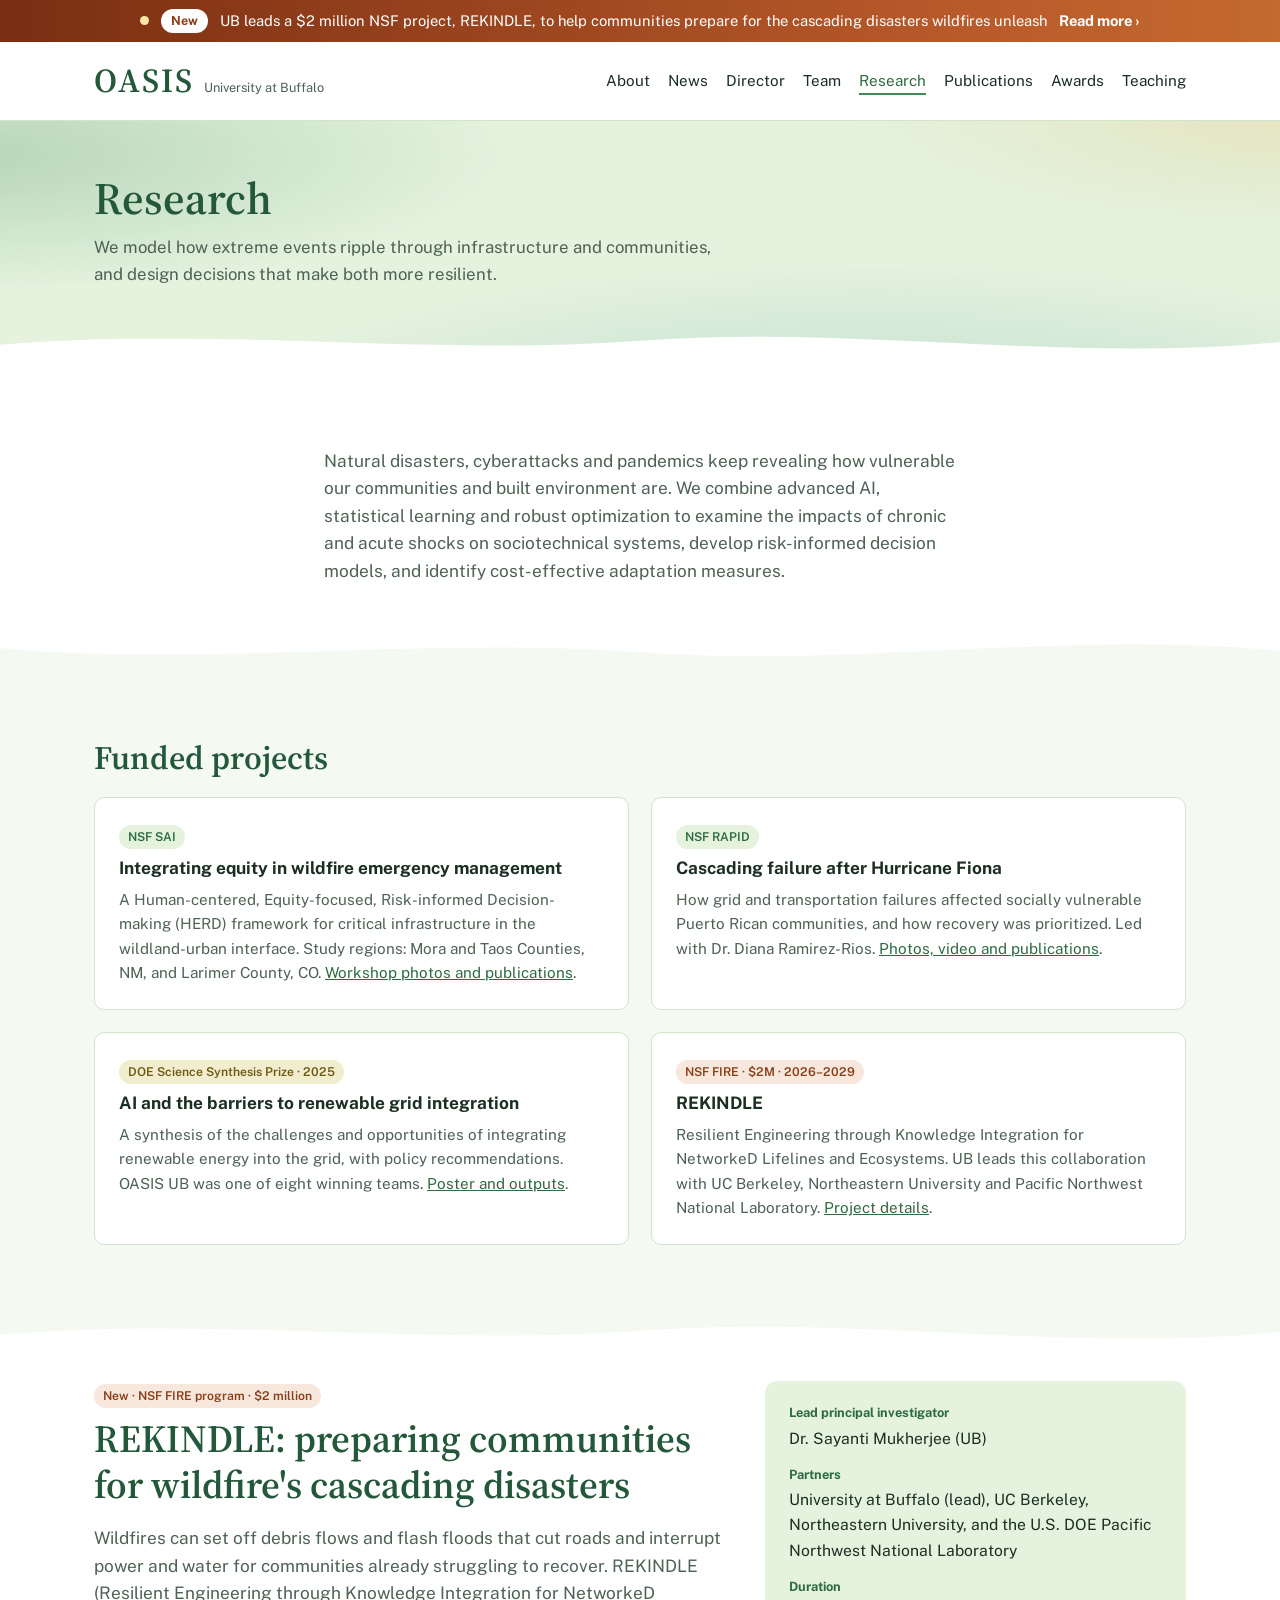
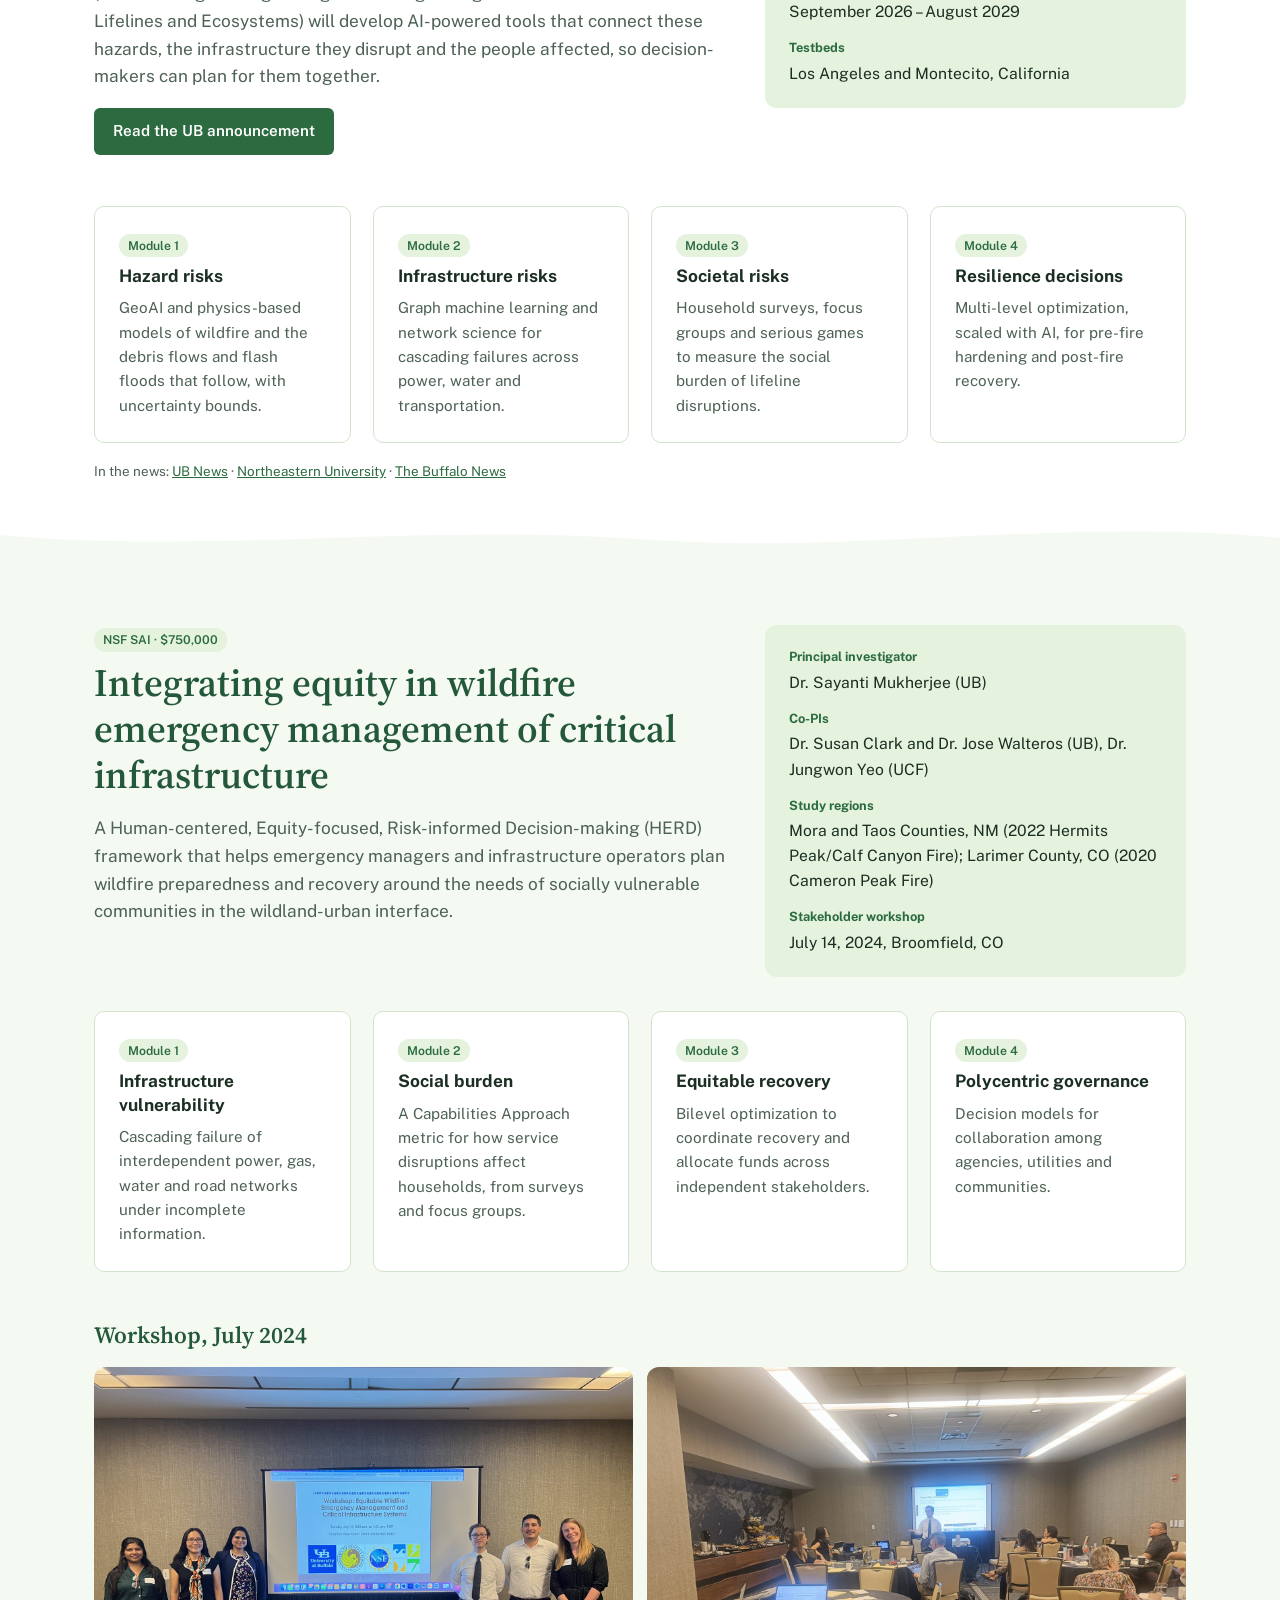
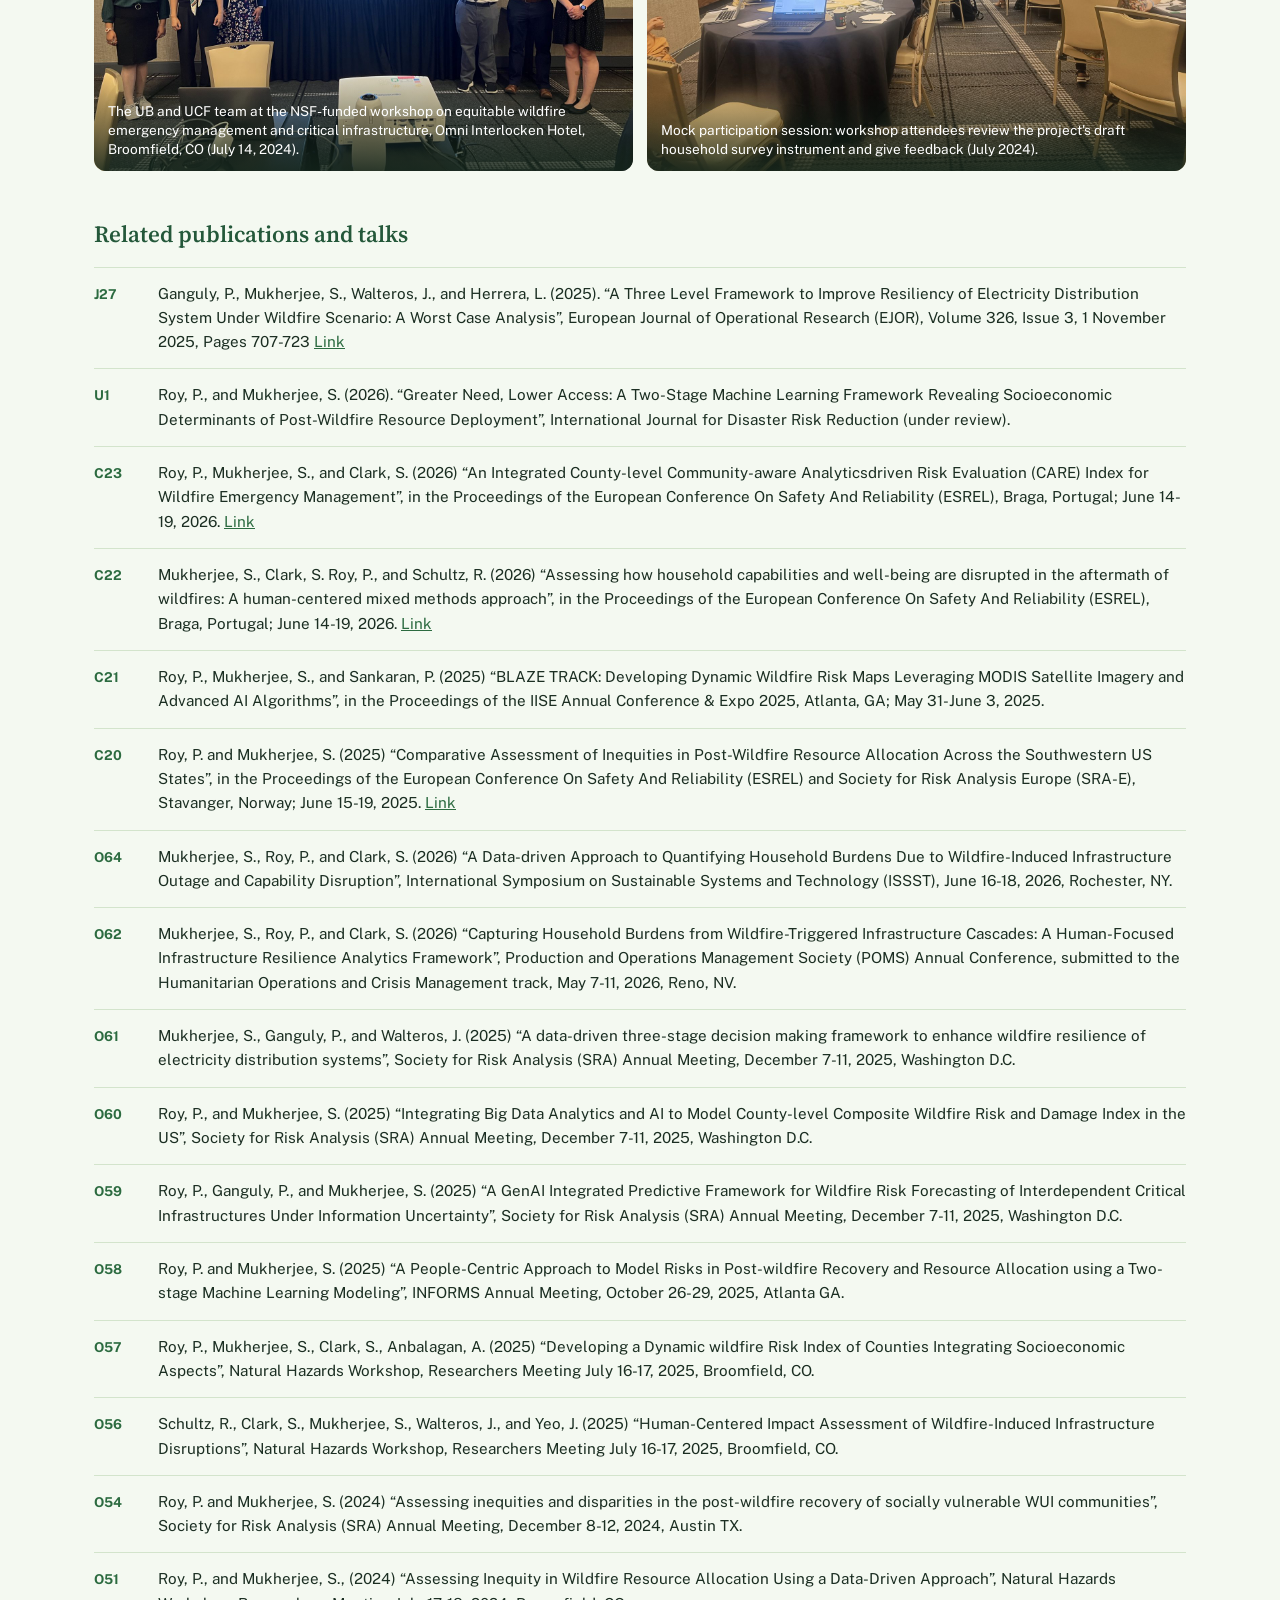
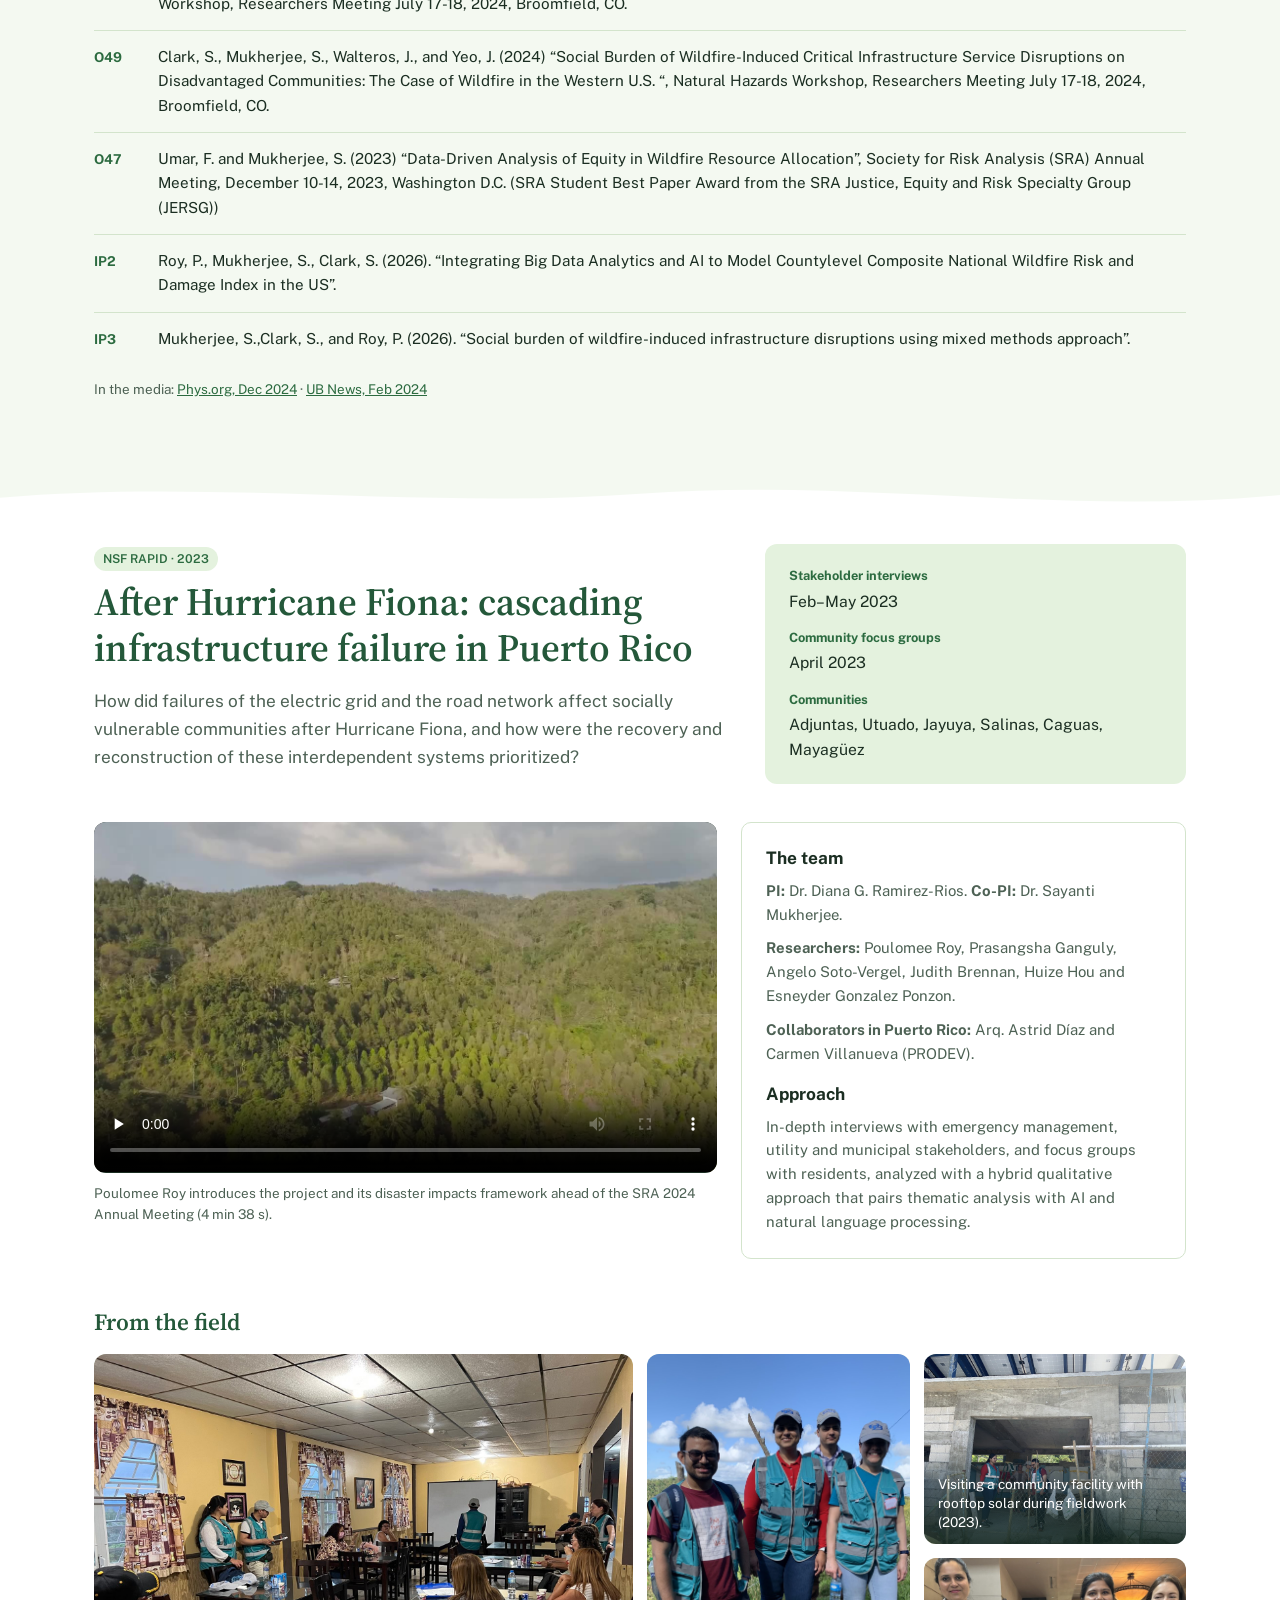
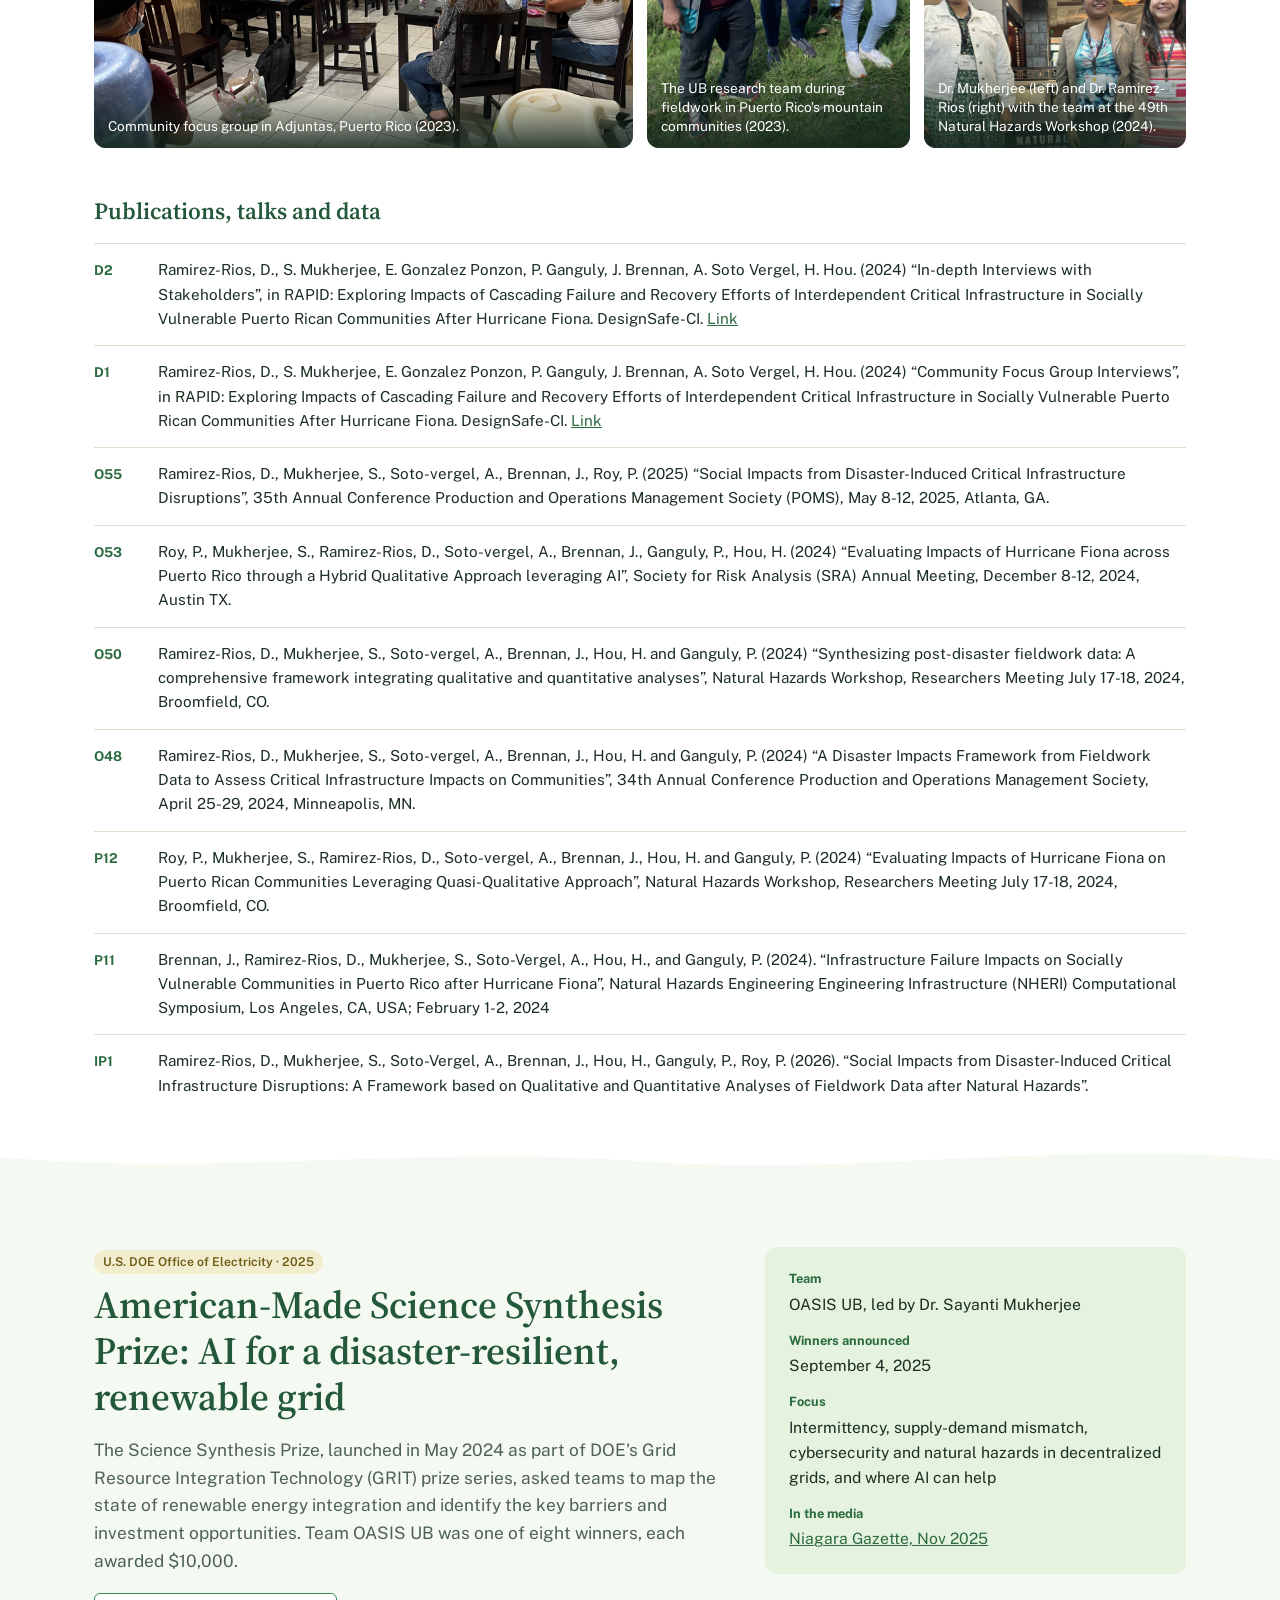
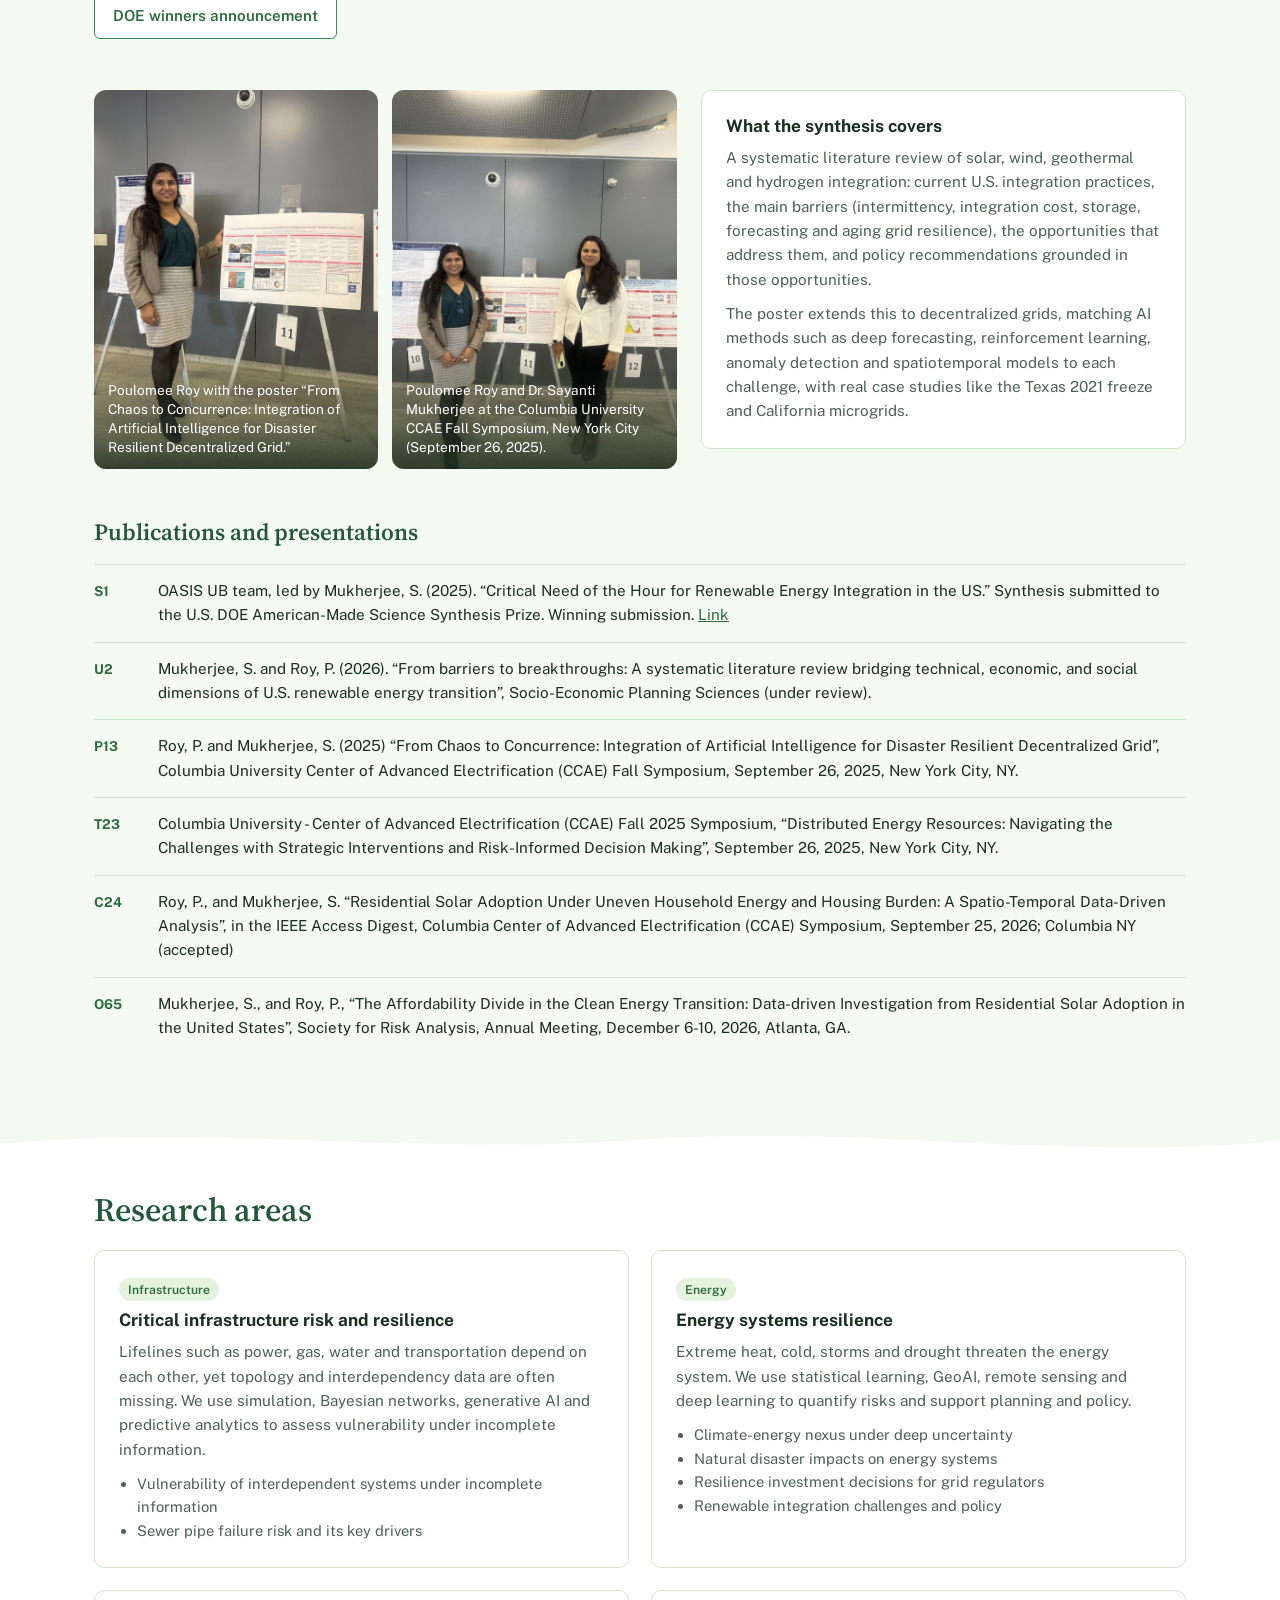
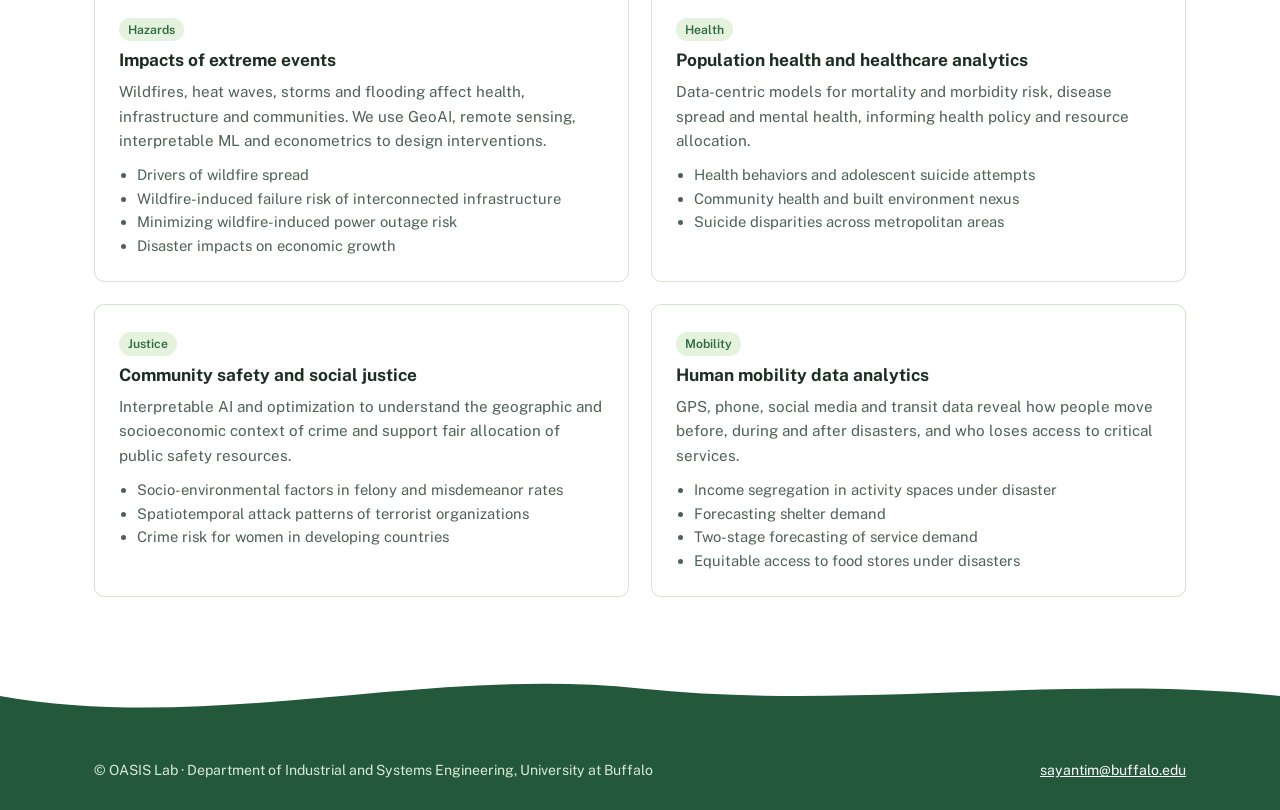
<file: research.html>
<!DOCTYPE html>
<html lang="en">
<head>
<meta charset="utf-8">
<meta name="viewport" content="width=device-width, initial-scale=1, viewport-fit=cover">
<title>Research – OASIS Lab</title>
<meta name="description" content="OASIS Lab at the University at Buffalo: risk science, operations research and AI for resilient, equitable infrastructure.">
<link rel="icon" href="data:image/svg+xml,<svg xmlns='http://www.w3.org/2000/svg' viewBox='0 0 100 100'><text y='.9em' font-size='90'>🌿</text></svg>">
<link rel="preconnect" href="https://fonts.googleapis.com">
<link rel="preconnect" href="https://fonts.gstatic.com" crossorigin>
<link href="https://fonts.googleapis.com/css2?family=Public+Sans:wght@400;500;600;700&family=Source+Serif+4:opsz,wght@8..60,500;8..60,600&display=swap" rel="stylesheet">
<link rel="stylesheet" href="styles.css">
</head>
<body>
<div class="progress" aria-hidden="true"></div>
<a class="flash" href="https://www.buffalo.edu/news/releases/2026/09/university-at-buffalo-national-science-foundation-wildfire-resilience.html"><span class="flash-dot" aria-hidden="true"></span><span class="flash-tag">New</span><span class="flash-text">UB leads a $2 million NSF project, REKINDLE, to help communities prepare for the cascading disasters wildfires unleash</span><span class="flash-more">Read more ›</span></a>
<header class="nav">
  <div class="wrap">
    <a class="brand" href="index.html"><b>OASIS</b><span>University at Buffalo</span></a>
    <button class="menu-btn" type="button" aria-expanded="false" aria-controls="menu">Menu</button>
    <nav aria-label="Main"><ul id="menu"><li><a href="index.html">About</a></li><li><a href="news.html">News</a></li><li><a href="director.html">Director</a></li><li><a href="team.html">Team</a></li><li><a href="research.html" aria-current="page">Research</a></li><li><a href="publications.html">Publications</a></li><li><a href="awards.html">Awards</a></li><li><a href="teaching.html">Teaching</a></li></ul></nav>
  </div>
</header>
<main>
<div class="page-head"><div class="wrap"><h1>Research</h1><p>We model how extreme events ripple through infrastructure and communities, and design decisions that make both more resilient.</p></div></div>
<section><div class="wrap measure"><p class="lead">Natural disasters, cyberattacks and pandemics keep revealing how vulnerable our communities and built environment are. We combine advanced AI, statistical learning and robust optimization to examine the impacts of chronic and acute shocks on sociotechnical systems, develop risk-informed decision models, and identify cost-effective adaptation measures.</p></div></section>
<section class="tint"><div class="wrap"><h2>Funded projects</h2><div class="grid g2" style="margin-top:20px">
<article class="card"><span class="tag">NSF SAI</span><h3>Integrating equity in wildfire emergency management</h3><p>A Human-centered, Equity-focused, Risk-informed Decision-making (HERD) framework for critical infrastructure in the wildland-urban interface. Study regions: Mora and Taos Counties, NM, and Larimer County, CO. <a href="#sai">Workshop photos and publications</a>.</p></article>
<article class="card"><span class="tag">NSF RAPID</span><h3>Cascading failure after Hurricane Fiona</h3><p>How grid and transportation failures affected socially vulnerable Puerto Rican communities, and how recovery was prioritized. Led with Dr. Diana Ramirez-Rios. <a href="#rapid">Photos, video and publications</a>.</p></article>
<article class="card"><span class="tag gold">DOE Science Synthesis Prize · 2025</span><h3>AI and the barriers to renewable grid integration</h3><p>A synthesis of the challenges and opportunities of integrating renewable energy into the grid, with policy recommendations. OASIS UB was one of eight winning teams. <a href="#doe">Poster and outputs</a>.</p></article>
<article class="card"><span class="tag warm">NSF FIRE · $2M · 2026–2029</span><h3>REKINDLE</h3><p>Resilient Engineering through Knowledge Integration for NetworkeD Lifelines and Ecosystems. UB leads this collaboration with UC Berkeley, Northeastern University and Pacific Northwest National Laboratory. <a href="#rekindle">Project details</a>.</p></article>
</div></div></section>
<section id="rekindle" class="rapid"><div class="wrap">
  <div class="rapid-head">
    <div><span class="tag warm">New · NSF FIRE program · $2 million</span>
      <h2>REKINDLE: preparing communities for wildfire's cascading disasters</h2>
      <p class="lead">Wildfires can set off debris flows and flash floods that cut roads and interrupt power and water for communities already struggling to recover. REKINDLE (Resilient Engineering through Knowledge Integration for NetworkeD Lifelines and Ecosystems) will develop AI-powered tools that connect these hazards, the infrastructure they disrupt and the people affected, so decision-makers can plan for them together.</p>
      <p><a class="btn btn-primary" href="https://www.buffalo.edu/news/releases/2026/09/university-at-buffalo-national-science-foundation-wildfire-resilience.html">Read the UB announcement</a></p>
    </div>
    <dl class="facts">
      <div><dt>Lead principal investigator</dt><dd>Dr. Sayanti Mukherjee (UB)</dd></div>
      <div><dt>Partners</dt><dd>University at Buffalo (lead), UC Berkeley, Northeastern University, and the U.S. DOE Pacific Northwest National Laboratory</dd></div>
      <div><dt>Duration</dt><dd>September 2026 – August 2029</dd></div>
      <div><dt>Testbeds</dt><dd>Los Angeles and Montecito, California</dd></div>
    </dl>
  </div>
  <div class="grid mods"><article class="card mod"><span class="tag">Module 1</span><h3>Hazard risks</h3><p>GeoAI and physics-based models of wildfire and the debris flows and flash floods that follow, with uncertainty bounds.</p></article><article class="card mod"><span class="tag">Module 2</span><h3>Infrastructure risks</h3><p>Graph machine learning and network science for cascading failures across power, water and transportation.</p></article><article class="card mod"><span class="tag">Module 3</span><h3>Societal risks</h3><p>Household surveys, focus groups and serious games to measure the social burden of lifeline disruptions.</p></article><article class="card mod"><span class="tag">Module 4</span><h3>Resilience decisions</h3><p>Multi-level optimization, scaled with AI, for pre-fire hardening and post-fire recovery.</p></article></div>
  <p class="meta" style="margin-top:18px">In the news: <a href="https://www.buffalo.edu/news/releases/2026/09/university-at-buffalo-national-science-foundation-wildfire-resilience.html">UB News</a> · <a href="https://coe.northeastern.edu/news/northeastern-joins-2m-nsf-funded-effort-to-build-resilience-against-wildfire-and-its-cascading-aftershocks/">Northeastern University</a> · <a href="https://buffalonews.com/news/community/article_fa603011-f3dc-5f8d-8df2-677245b37a94.html">The Buffalo News</a></p>
</div></section>
<section id="sai" class="rapid tint"><div class="wrap">
  <div class="rapid-head">
    <div><span class="tag">NSF SAI · $750,000</span>
      <h2>Integrating equity in wildfire emergency management of critical infrastructure</h2>
      <p class="lead">A Human-centered, Equity-focused, Risk-informed Decision-making (HERD) framework that helps emergency managers and infrastructure operators plan wildfire preparedness and recovery around the needs of socially vulnerable communities in the wildland-urban interface.</p>
    </div>
    <dl class="facts">
      <div><dt>Principal investigator</dt><dd>Dr. Sayanti Mukherjee (UB)</dd></div>
      <div><dt>Co-PIs</dt><dd>Dr. Susan Clark and Dr. Jose Walteros (UB), Dr. Jungwon Yeo (UCF)</dd></div>
      <div><dt>Study regions</dt><dd>Mora and Taos Counties, NM (2022 Hermits Peak/Calf Canyon Fire); Larimer County, CO (2020 Cameron Peak Fire)</dd></div>
      <div><dt>Stakeholder workshop</dt><dd>July 14, 2024, Broomfield, CO</dd></div>
    </dl>
  </div>
  <div class="grid mods"><article class="card mod"><span class="tag">Module 1</span><h3>Infrastructure vulnerability</h3><p>Cascading failure of interdependent power, gas, water and road networks under incomplete information.</p></article><article class="card mod"><span class="tag">Module 2</span><h3>Social burden</h3><p>A Capabilities Approach metric for how service disruptions affect households, from surveys and focus groups.</p></article><article class="card mod"><span class="tag">Module 3</span><h3>Equitable recovery</h3><p>Bilevel optimization to coordinate recovery and allocate funds across independent stakeholders.</p></article><article class="card mod"><span class="tag">Module 4</span><h3>Polycentric governance</h3><p>Decision models for collaboration among agencies, utilities and communities.</p></article></div>
  <h3 class="sub">Workshop, July 2024</h3>
  <div class="gallery two"><figure class="g wide"><a href="images/sai-1.jpg" target="_blank" rel="noopener"><img src="images/sai-1.jpg" alt="The UB and UCF team at the NSF-funded workshop on equitable wildfire emergency management and critical infrastructure, Omni Interlocken Hotel, Broomfield, CO (July 14, 2024)." loading="lazy"></a><figcaption>The UB and UCF team at the NSF-funded workshop on equitable wildfire emergency management and critical infrastructure, Omni Interlocken Hotel, Broomfield, CO (July 14, 2024).</figcaption></figure><figure class="g wide"><a href="images/sai-workshop-2024.jpg" target="_blank" rel="noopener"><img src="images/sai-workshop-2024.jpg" alt="Mock participation session: workshop attendees review the project's draft household survey instrument and give feedback (July 2024)." loading="lazy"></a><figcaption>Mock participation session: workshop attendees review the project's draft household survey instrument and give feedback (July 2024).</figcaption></figure></div>
  <h3 class="sub">Related publications and talks</h3>
  <ul class="pubs"><li><span class="id">J27</span><span>Ganguly, P., Mukherjee, S., Walteros, J., and Herrera, L. (2025). “A Three Level Framework to Improve Resiliency of Electricity Distribution System Under Wildfire Scenario: A Worst Case Analysis”, European Journal of Operational Research (EJOR), Volume 326, Issue 3, 1 November 2025, Pages 707-723 <a href="https://doi.org/10.1016/j.ejor.2025.04.035">Link</a></span></li><li><span class="id">U1</span><span>Roy, P., and Mukherjee, S. (2026). “Greater Need, Lower Access: A Two-Stage Machine Learning Framework Revealing Socioeconomic Determinants of Post-Wildfire Resource Deployment”, International Journal for Disaster Risk Reduction (under review).</span></li><li><span class="id">C23</span><span>Roy, P., Mukherjee, S., and Clark, S. (2026) “An Integrated County-level Community-aware Analyticsdriven Risk Evaluation (CARE) Index for Wildfire Emergency Management”, in the Proceedings of the European Conference On Safety And Reliability (ESREL), Braga, Portugal; June 14-19, 2026. <a href="https://cmsweb.com.sg/rps2prod/esrel2026/epro/html/esrel26-p26566.html">Link</a></span></li><li><span class="id">C22</span><span>Mukherjee, S., Clark, S. Roy, P., and Schultz, R. (2026) “Assessing how household capabilities and well-being are disrupted in the aftermath of wildfires: A human-centered mixed methods approach”, in the Proceedings of the European Conference On Safety And Reliability (ESREL), Braga, Portugal; June 14-19, 2026. <a href="https://cmsweb.com.sg/rps2prod/esrel2026/epro/html/esrel26-p26531.html">Link</a></span></li><li><span class="id">C21</span><span>Roy, P., Mukherjee, S., and Sankaran, P. (2025) “BLAZE TRACK: Developing Dynamic Wildfire Risk Maps Leveraging MODIS Satellite Imagery and Advanced AI Algorithms”, in the Proceedings of the IISE Annual Conference & Expo 2025, Atlanta, GA; May 31-June 3, 2025.</span></li><li><span class="id">C20</span><span>Roy, P. and Mukherjee, S. (2025) “Comparative Assessment of Inequities in Post-Wildfire Resource Allocation Across the Southwestern US States”, in the Proceedings of the European Conference On Safety And Reliability (ESREL) and Society for Risk Analysis Europe (SRA-E), Stavanger, Norway; June 15-19, 2025. <a href="https://rpsonline.com.sg/proceedings/esrel-sra-e2025/html/ESREL-SRA-E2025-P9630.html">Link</a></span></li><li><span class="id">O64</span><span>Mukherjee, S., Roy, P., and Clark, S. (2026) “A Data-driven Approach to Quantifying Household Burdens Due to Wildfire-Induced Infrastructure Outage and Capability Disruption”, International Symposium on Sustainable Systems and Technology (ISSST), June 16-18, 2026, Rochester, NY.</span></li><li><span class="id">O62</span><span>Mukherjee, S., Roy, P., and Clark, S. (2026) “Capturing Household Burdens from Wildfire-Triggered Infrastructure Cascades: A Human-Focused Infrastructure Resilience Analytics Framework”, Production and Operations Management Society (POMS) Annual Conference, submitted to the Humanitarian Operations and Crisis Management track, May 7-11, 2026, Reno, NV.</span></li><li><span class="id">O61</span><span>Mukherjee, S., Ganguly, P., and Walteros, J. (2025) “A data-driven three-stage decision making framework to enhance wildfire resilience of electricity distribution systems”, Society for Risk Analysis (SRA) Annual Meeting, December 7-11, 2025, Washington D.C.</span></li><li><span class="id">O60</span><span>Roy, P., and Mukherjee, S. (2025) “Integrating Big Data Analytics and AI to Model County-level Composite Wildfire Risk and Damage Index in the US”, Society for Risk Analysis (SRA) Annual Meeting, December 7-11, 2025, Washington D.C.</span></li><li><span class="id">O59</span><span>Roy, P., Ganguly, P., and Mukherjee, S. (2025) “A GenAI Integrated Predictive Framework for Wildfire Risk Forecasting of Interdependent Critical Infrastructures Under Information Uncertainty”, Society for Risk Analysis (SRA) Annual Meeting, December 7-11, 2025, Washington D.C.</span></li><li><span class="id">O58</span><span>Roy, P. and Mukherjee, S. (2025) “A People-Centric Approach to Model Risks in Post-wildfire Recovery and Resource Allocation using a Two-stage Machine Learning Modeling”, INFORMS Annual Meeting, October 26-29, 2025, Atlanta GA.</span></li><li><span class="id">O57</span><span>Roy, P., Mukherjee, S., Clark, S., Anbalagan, A. (2025) “Developing a Dynamic wildfire Risk Index of Counties Integrating Socioeconomic Aspects”, Natural Hazards Workshop, Researchers Meeting July 16-17, 2025, Broomfield, CO.</span></li><li><span class="id">O56</span><span>Schultz, R., Clark, S., Mukherjee, S., Walteros, J., and Yeo, J. (2025) “Human-Centered Impact Assessment of Wildfire-Induced Infrastructure Disruptions”, Natural Hazards Workshop, Researchers Meeting July 16-17, 2025, Broomfield, CO.</span></li><li><span class="id">O54</span><span>Roy, P. and Mukherjee, S. (2024) “Assessing inequities and disparities in the post-wildfire recovery of socially vulnerable WUI communities”, Society for Risk Analysis (SRA) Annual Meeting, December 8-12, 2024, Austin TX.</span></li><li><span class="id">O51</span><span>Roy, P., and Mukherjee, S., (2024) “Assessing Inequity in Wildfire Resource Allocation Using a Data-Driven Approach”, Natural Hazards Workshop, Researchers Meeting July 17-18, 2024, Broomfield, CO.</span></li><li><span class="id">O49</span><span>Clark, S., Mukherjee, S., Walteros, J., and Yeo, J. (2024) “Social Burden of Wildfire-Induced Critical Infrastructure Service Disruptions on Disadvantaged Communities: The Case of Wildfire in the Western U.S. “, Natural Hazards Workshop, Researchers Meeting July 17-18, 2024, Broomfield, CO.</span></li><li><span class="id">O47</span><span>Umar, F. and Mukherjee, S. (2023) “Data-Driven Analysis of Equity in Wildfire Resource Allocation”, Society for Risk Analysis (SRA) Annual Meeting, December 10-14, 2023, Washington D.C. (SRA Student Best Paper Award from the SRA Justice, Equity and Risk Specialty Group (JERSG))</span></li><li><span class="id">IP2</span><span>Roy, P., Mukherjee, S., Clark, S. (2026). “Integrating Big Data Analytics and AI to Model Countylevel Composite National Wildfire Risk and Damage Index in the US”.</span></li><li><span class="id">IP3</span><span>Mukherjee, S.,Clark, S., and Roy, P. (2026). “Social burden of wildfire-induced infrastructure disruptions using mixed methods approach”.</span></li></ul>
  <p class="meta" style="margin-top:14px">In the media: <a href="https://phys.org/news/2024-12-inequity-wildfire-resources-california.html">Phys.org, Dec 2024</a> · <a href="https://www.buffalo.edu/news.host.html/content/shared/university/news/news-center-releases/2024/02/wildfire-research-grant.detail.html">UB News, Feb 2024</a></p>
</div></section>
<section id="rapid" class="rapid"><div class="wrap">
  <div class="rapid-head">
    <div><span class="tag">NSF RAPID · 2023</span>
      <h2>After Hurricane Fiona: cascading infrastructure failure in Puerto Rico</h2>
      <p class="lead">How did failures of the electric grid and the road network affect socially vulnerable communities after Hurricane Fiona, and how were the recovery and reconstruction of these interdependent systems prioritized?</p>
    </div>
    <dl class="facts">
      <div><dt>Stakeholder interviews</dt><dd>Feb–May 2023</dd></div>
      <div><dt>Community focus groups</dt><dd>April 2023</dd></div>
      <div><dt>Communities</dt><dd>Adjuntas, Utuado, Jayuya, Salinas, Caguas, Mayagüez</dd></div>
    </dl>
  </div>

  <div class="rapid-grid">
    <div class="video-card">
      <video controls preload="none" poster="images/rapid-sra-talk-poster.jpg"><source src="rapid-sra-talk.mp4" type="video/mp4"></video>
      <p class="meta" style="margin:10px 0 0">Poulomee Roy introduces the project and its disaster impacts framework ahead of the SRA 2024 Annual Meeting (4 min 38 s).</p>
    </div>
    <div class="card">
      <h3>The team</h3>
      <p><strong>PI:</strong> Dr. Diana G. Ramirez-Rios. <strong>Co-PI:</strong> Dr. Sayanti Mukherjee.</p>
      <p><strong>Researchers:</strong> Poulomee Roy, Prasangsha Ganguly, Angelo Soto-Vergel, Judith Brennan, Huize Hou and Esneyder Gonzalez Ponzon.</p>
      <p><strong>Collaborators in Puerto Rico:</strong> Arq. Astrid Díaz and Carmen Villanueva (PRODEV).</p>
      <h3 style="margin-top:18px">Approach</h3>
      <p>In-depth interviews with emergency management, utility and municipal stakeholders, and focus groups with residents, analyzed with a hybrid qualitative approach that pairs thematic analysis with AI and natural language processing.</p>
    </div>
  </div>

  <h3 class="sub">From the field</h3>
  <div class="gallery"><figure class="g wide"><a href="images/pr-adjuntas-focus-group.jpg" target="_blank" rel="noopener"><img src="images/pr-adjuntas-focus-group.jpg" alt="Community focus group in Adjuntas, Puerto Rico (2023)." loading="lazy"></a><figcaption>Community focus group in Adjuntas, Puerto Rico (2023).</figcaption></figure><figure class="g tall"><a href="images/pr-field-1.jpg" target="_blank" rel="noopener"><img src="images/pr-field-1.jpg" alt="The UB research team during fieldwork in Puerto Rico's mountain communities (2023)." loading="lazy"></a><figcaption>The UB research team during fieldwork in Puerto Rico's mountain communities (2023).</figcaption></figure><figure class="g "><a href="images/pr-field-2.jpg" target="_blank" rel="noopener"><img src="images/pr-field-2.jpg" alt="Visiting a community facility with rooftop solar during fieldwork (2023)." loading="lazy"></a><figcaption>Visiting a community facility with rooftop solar during fieldwork (2023).</figcaption></figure><figure class="g face"><a href="images/pr-nhw-2024.jpg" target="_blank" rel="noopener"><img src="images/pr-nhw-2024.jpg" alt="Dr. Mukherjee (left) and Dr. Ramirez-Rios (right) with the team at the 49th Natural Hazards Workshop (2024)." loading="lazy"></a><figcaption>Dr. Mukherjee (left) and Dr. Ramirez-Rios (right) with the team at the 49th Natural Hazards Workshop (2024).</figcaption></figure></div>

  <h3 class="sub">Publications, talks and data</h3>
  <ul class="pubs"><li><span class="id">D2</span><span>Ramirez-Rios, D., S. Mukherjee, E. Gonzalez Ponzon, P. Ganguly, J. Brennan, A. Soto Vergel, H. Hou. (2024) “In-depth Interviews with Stakeholders”, in RAPID: Exploring Impacts of Cascading Failure and Recovery Efforts of Interdependent Critical Infrastructure in Socially Vulnerable Puerto Rican Communities After Hurricane Fiona. DesignSafe-CI. <a href="https://doi.org/10.17603/ds2-fq4w-xm79">Link</a></span></li><li><span class="id">D1</span><span>Ramirez-Rios, D., S. Mukherjee, E. Gonzalez Ponzon, P. Ganguly, J. Brennan, A. Soto Vergel, H. Hou. (2024) “Community Focus Group Interviews”, in RAPID: Exploring Impacts of Cascading Failure and Recovery Efforts of Interdependent Critical Infrastructure in Socially Vulnerable Puerto Rican Communities After Hurricane Fiona. DesignSafe-CI. <a href="https://doi.org/10.17603/ds2-daer-ka54">Link</a></span></li><li><span class="id">O55</span><span>Ramirez-Rios, D., Mukherjee, S., Soto-vergel, A., Brennan, J., Roy, P. (2025) “Social Impacts from Disaster-Induced Critical Infrastructure Disruptions”, 35th Annual Conference Production and Operations Management Society (POMS), May 8-12, 2025, Atlanta, GA.</span></li><li><span class="id">O53</span><span>Roy, P., Mukherjee, S., Ramirez-Rios, D., Soto-vergel, A., Brennan, J., Ganguly, P., Hou, H. (2024) “Evaluating Impacts of Hurricane Fiona across Puerto Rico through a Hybrid Qualitative Approach leveraging AI”, Society for Risk Analysis (SRA) Annual Meeting, December 8-12, 2024, Austin TX.</span></li><li><span class="id">O50</span><span>Ramirez-Rios, D., Mukherjee, S., Soto-vergel, A., Brennan, J., Hou, H. and Ganguly, P. (2024) “Synthesizing post-disaster fieldwork data: A comprehensive framework integrating qualitative and quantitative analyses”, Natural Hazards Workshop, Researchers Meeting July 17-18, 2024, Broomfield, CO.</span></li><li><span class="id">O48</span><span>Ramirez-Rios, D., Mukherjee, S., Soto-vergel, A., Brennan, J., Hou, H. and Ganguly, P. (2024) “A Disaster Impacts Framework from Fieldwork Data to Assess Critical Infrastructure Impacts on Communities”, 34th Annual Conference Production and Operations Management Society, April 25-29, 2024, Minneapolis, MN.</span></li><li><span class="id">P12</span><span>Roy, P., Mukherjee, S., Ramirez-Rios, D., Soto-vergel, A., Brennan, J., Hou, H. and Ganguly, P. (2024) “Evaluating Impacts of Hurricane Fiona on Puerto Rican Communities Leveraging Quasi-Qualitative Approach”, Natural Hazards Workshop, Researchers Meeting July 17-18, 2024, Broomfield, CO.</span></li><li><span class="id">P11</span><span>Brennan, J., Ramirez-Rios, D., Mukherjee, S., Soto-Vergel, A., Hou, H., and Ganguly, P. (2024). “Infrastructure Failure Impacts on Socially Vulnerable Communities in Puerto Rico after Hurricane Fiona”, Natural Hazards Engineering Engineering Infrastructure (NHERI) Computational Symposium, Los Angeles, CA, USA; February 1-2, 2024</span></li><li><span class="id">IP1</span><span>Ramirez-Rios, D., Mukherjee, S., Soto-Vergel, A., Brennan, J., Hou, H., Ganguly, P., Roy, P. (2026). “Social Impacts from Disaster-Induced Critical Infrastructure Disruptions: A Framework based on Qualitative and Quantitative Analyses of Fieldwork Data after Natural Hazards”.</span></li></ul>
</div></section>
<section id="doe" class="rapid tint"><div class="wrap">
  <div class="rapid-head">
    <div><span class="tag gold">U.S. DOE Office of Electricity · 2025</span>
      <h2>American-Made Science Synthesis Prize: AI for a disaster-resilient, renewable grid</h2>
      <p class="lead">The Science Synthesis Prize, launched in May 2024 as part of DOE's Grid Resource Integration Technology (GRIT) prize series, asked teams to map the state of renewable energy integration and identify the key barriers and investment opportunities. Team OASIS UB was one of eight winners, each awarded $10,000.</p>
      <p><a class="btn btn-line" href="https://www.herox.com/ScienceSynthesis/update/7795">DOE winners announcement</a></p>
    </div>
    <dl class="facts">
      <div><dt>Team</dt><dd>OASIS UB, led by Dr. Sayanti Mukherjee</dd></div>
      <div><dt>Winners announced</dt><dd>September 4, 2025</dd></div>
      <div><dt>Focus</dt><dd>Intermittency, supply-demand mismatch, cybersecurity and natural hazards in decentralized grids, and where AI can help</dd></div>
      <div><dt>In the media</dt><dd><a href="https://www.niagara-gazette.com/news/education/ub-engineering-professor-emphasizes-need-for-social-economic-buy-in-for-renewable-energ/article_859aeefd-2a63-4e19-a578-1e52ba0c803c.html">Niagara Gazette, Nov 2025</a></dd></div>
    </dl>
  </div>
  <div class="doe-grid">
    <div class="gallery two"><figure class="g tall"><a href="images/doe-poster-1.jpg" target="_blank" rel="noopener"><img src="images/doe-poster-1.jpg" alt="Poulomee Roy with the poster “From Chaos to Concurrence: Integration of Artificial Intelligence for Disaster Resilient Decentralized Grid.”" loading="lazy"></a><figcaption>Poulomee Roy with the poster “From Chaos to Concurrence: Integration of Artificial Intelligence for Disaster Resilient Decentralized Grid.”</figcaption></figure><figure class="g tall"><a href="images/doe-poster-2.jpg" target="_blank" rel="noopener"><img src="images/doe-poster-2.jpg" alt="Poulomee Roy and Dr. Sayanti Mukherjee at the Columbia University CCAE Fall Symposium, New York City (September 26, 2025)." loading="lazy"></a><figcaption>Poulomee Roy and Dr. Sayanti Mukherjee at the Columbia University CCAE Fall Symposium, New York City (September 26, 2025).</figcaption></figure></div>
    <div class="card">
      <h3>What the synthesis covers</h3>
      <p>A systematic literature review of solar, wind, geothermal and hydrogen integration: current U.S. integration practices, the main barriers (intermittency, integration cost, storage, forecasting and aging grid resilience), the opportunities that address them, and policy recommendations grounded in those opportunities.</p>
      <p>The poster extends this to decentralized grids, matching AI methods such as deep forecasting, reinforcement learning, anomaly detection and spatiotemporal models to each challenge, with real case studies like the Texas 2021 freeze and California microgrids.</p>
    </div>
  </div>
  <h3 class="sub">Publications and presentations</h3>
  <ul class="pubs"><li><span class="id">S1</span><span>OASIS UB team, led by Mukherjee, S. (2025). “Critical Need of the Hour for Renewable Energy Integration in the US.” Synthesis submitted to the U.S. DOE American-Made Science Synthesis Prize. Winning submission. <a href="https://www.herox.com/ScienceSynthesis/update/7795">Link</a></span></li><li><span class="id">U2</span><span>Mukherjee, S. and Roy, P. (2026). “From barriers to breakthroughs: A systematic literature review bridging technical, economic, and social dimensions of U.S. renewable energy transition”, Socio-Economic Planning Sciences (under review).</span></li><li><span class="id">P13</span><span>Roy, P. and Mukherjee, S. (2025) “From Chaos to Concurrence: Integration of Artificial Intelligence for Disaster Resilient Decentralized Grid”, Columbia University Center of Advanced Electrification (CCAE) Fall Symposium, September 26, 2025, New York City, NY.</span></li><li><span class="id">T23</span><span>Columbia University - Center of Advanced Electrification (CCAE) Fall 2025 Symposium, “Distributed Energy Resources: Navigating the Challenges with Strategic Interventions and Risk-Informed Decision Making”, September 26, 2025, New York City, NY.</span></li><li><span class="id">C24</span><span>Roy, P., and Mukherjee, S. “Residential Solar Adoption Under Uneven Household Energy and Housing Burden: A Spatio-Temporal Data-Driven Analysis”, in the IEEE Access Digest, Columbia Center of Advanced Electrification (CCAE) Symposium, September 25, 2026; Columbia NY (accepted)</span></li><li><span class="id">O65</span><span>Mukherjee, S., and Roy, P., “The Affordability Divide in the Clean Energy Transition: Data-driven Investigation from Residential Solar Adoption in the United States”, Society for Risk Analysis, Annual Meeting, December 6-10, 2026, Atlanta, GA.</span></li></ul>
</div></section>
<section><div class="wrap"><h2>Research areas</h2><div class="grid g2" style="margin-top:20px">
<article class="card"><span class="tag">Infrastructure</span><h3>Critical infrastructure risk and resilience</h3><p>Lifelines such as power, gas, water and transportation depend on each other, yet topology and interdependency data are often missing. We use simulation, Bayesian networks, generative AI and predictive analytics to assess vulnerability under incomplete information.</p><ul style="margin:0;padding-left:18px;color:var(--muted);font-size:.92rem"><li>Vulnerability of interdependent systems under incomplete information</li><li>Sewer pipe failure risk and its key drivers</li></ul></article>
<article class="card"><span class="tag">Energy</span><h3>Energy systems resilience</h3><p>Extreme heat, cold, storms and drought threaten the energy system. We use statistical learning, GeoAI, remote sensing and deep learning to quantify risks and support planning and policy.</p><ul style="margin:0;padding-left:18px;color:var(--muted);font-size:.92rem"><li>Climate-energy nexus under deep uncertainty</li><li>Natural disaster impacts on energy systems</li><li>Resilience investment decisions for grid regulators</li><li>Renewable integration challenges and policy</li></ul></article>
<article class="card"><span class="tag">Hazards</span><h3>Impacts of extreme events</h3><p>Wildfires, heat waves, storms and flooding affect health, infrastructure and communities. We use GeoAI, remote sensing, interpretable ML and econometrics to design interventions.</p><ul style="margin:0;padding-left:18px;color:var(--muted);font-size:.92rem"><li>Drivers of wildfire spread</li><li>Wildfire-induced failure risk of interconnected infrastructure</li><li>Minimizing wildfire-induced power outage risk</li><li>Disaster impacts on economic growth</li></ul></article>
<article class="card"><span class="tag">Health</span><h3>Population health and healthcare analytics</h3><p>Data-centric models for mortality and morbidity risk, disease spread and mental health, informing health policy and resource allocation.</p><ul style="margin:0;padding-left:18px;color:var(--muted);font-size:.92rem"><li>Health behaviors and adolescent suicide attempts</li><li>Community health and built environment nexus</li><li>Suicide disparities across metropolitan areas</li></ul></article>
<article class="card"><span class="tag">Justice</span><h3>Community safety and social justice</h3><p>Interpretable AI and optimization to understand the geographic and socioeconomic context of crime and support fair allocation of public safety resources.</p><ul style="margin:0;padding-left:18px;color:var(--muted);font-size:.92rem"><li>Socio-environmental factors in felony and misdemeanor rates</li><li>Spatiotemporal attack patterns of terrorist organizations</li><li>Crime risk for women in developing countries</li></ul></article>
<article class="card"><span class="tag">Mobility</span><h3>Human mobility data analytics</h3><p>GPS, phone, social media and transit data reveal how people move before, during and after disasters, and who loses access to critical services.</p><ul style="margin:0;padding-left:18px;color:var(--muted);font-size:.92rem"><li>Income segregation in activity spaces under disaster</li><li>Forecasting shelter demand</li><li>Two-stage forecasting of service demand</li><li>Equitable access to food stores under disasters</li></ul></article>
</div></div></section>
</main>
<footer><svg class="footer-wave" viewBox="0 0 1440 80" preserveAspectRatio="none" aria-hidden="true"><path d="M0,40 C240,90 480,0 720,30 C960,60 1200,10 1440,40 L1440,80 L0,80 Z"/></svg><div class="wrap"><span>© OASIS Lab · Department of Industrial and Systems Engineering, University at Buffalo</span><span><a href="mailto:sayantim@buffalo.edu">sayantim@buffalo.edu</a></span></div></footer>
<script src="site.js"></script>
</body>
</html>
</file>
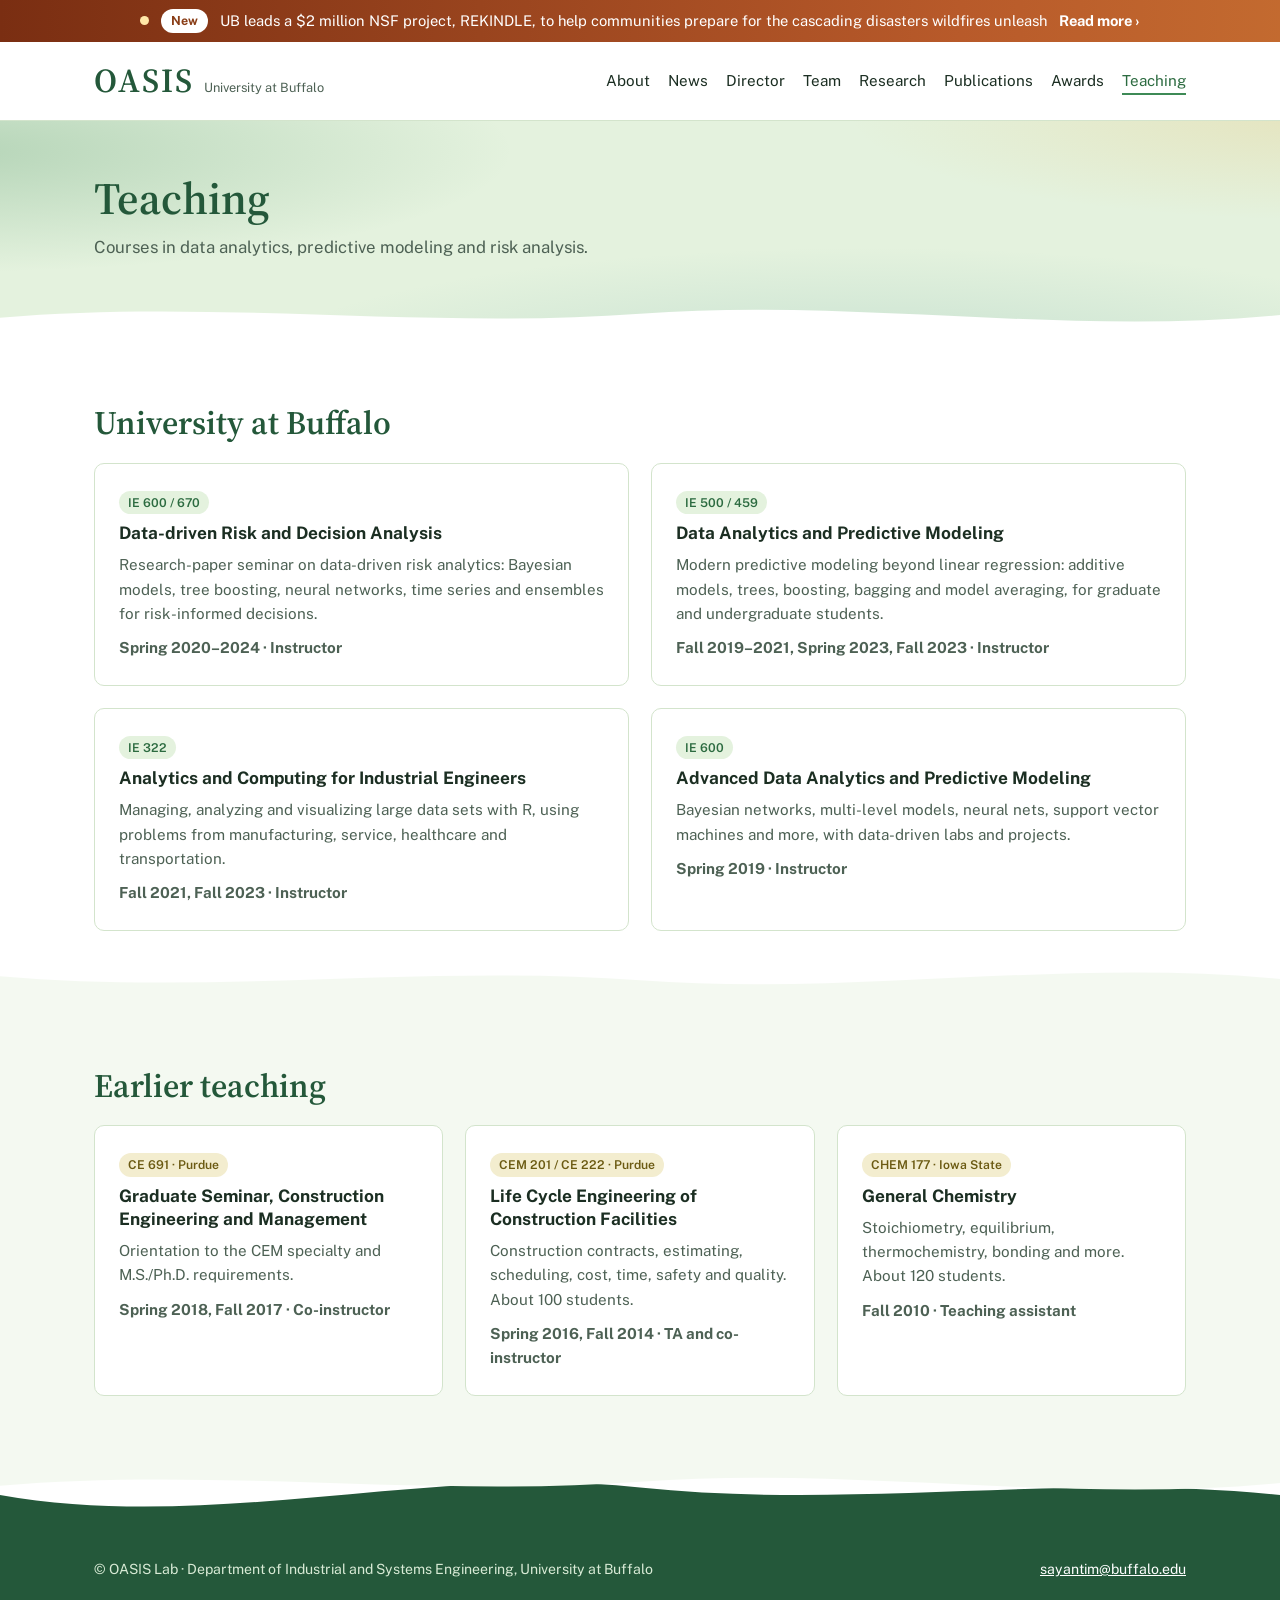
<file: teaching.html>
<!DOCTYPE html>
<html lang="en">
<head>
<meta charset="utf-8">
<meta name="viewport" content="width=device-width, initial-scale=1, viewport-fit=cover">
<title>Teaching – OASIS Lab</title>
<meta name="description" content="OASIS Lab at the University at Buffalo: risk science, operations research and AI for resilient, equitable infrastructure.">
<link rel="icon" href="data:image/svg+xml,<svg xmlns='http://www.w3.org/2000/svg' viewBox='0 0 100 100'><text y='.9em' font-size='90'>🌿</text></svg>">
<link rel="preconnect" href="https://fonts.googleapis.com">
<link rel="preconnect" href="https://fonts.gstatic.com" crossorigin>
<link href="https://fonts.googleapis.com/css2?family=Public+Sans:wght@400;500;600;700&family=Source+Serif+4:opsz,wght@8..60,500;8..60,600&display=swap" rel="stylesheet">
<link rel="stylesheet" href="styles.css">
</head>
<body>
<div class="progress" aria-hidden="true"></div>
<a class="flash" href="https://www.buffalo.edu/news/releases/2026/09/university-at-buffalo-national-science-foundation-wildfire-resilience.html"><span class="flash-dot" aria-hidden="true"></span><span class="flash-tag">New</span><span class="flash-text">UB leads a $2 million NSF project, REKINDLE, to help communities prepare for the cascading disasters wildfires unleash</span><span class="flash-more">Read more ›</span></a>
<header class="nav">
  <div class="wrap">
    <a class="brand" href="index.html"><b>OASIS</b><span>University at Buffalo</span></a>
    <button class="menu-btn" type="button" aria-expanded="false" aria-controls="menu">Menu</button>
    <nav aria-label="Main"><ul id="menu"><li><a href="index.html">About</a></li><li><a href="news.html">News</a></li><li><a href="director.html">Director</a></li><li><a href="team.html">Team</a></li><li><a href="research.html">Research</a></li><li><a href="publications.html">Publications</a></li><li><a href="awards.html">Awards</a></li><li><a href="teaching.html" aria-current="page">Teaching</a></li></ul></nav>
  </div>
</header>
<main>
<div class="page-head"><div class="wrap"><h1>Teaching</h1><p>Courses in data analytics, predictive modeling and risk analysis.</p></div></div>
<section><div class="wrap"><h2>University at Buffalo</h2><div class="grid g2" style="margin-top:20px">
<article class="card"><span class="tag">IE 600 / 670</span><h3>Data-driven Risk and Decision Analysis</h3><p>Research-paper seminar on data-driven risk analytics: Bayesian models, tree boosting, neural networks, time series and ensembles for risk-informed decisions.</p><p class="meta" style="margin:0"><strong>Spring 2020–2024 · Instructor</strong></p></article>
<article class="card"><span class="tag">IE 500 / 459</span><h3>Data Analytics and Predictive Modeling</h3><p>Modern predictive modeling beyond linear regression: additive models, trees, boosting, bagging and model averaging, for graduate and undergraduate students.</p><p class="meta" style="margin:0"><strong>Fall 2019–2021, Spring 2023, Fall 2023 · Instructor</strong></p></article>
<article class="card"><span class="tag">IE 322</span><h3>Analytics and Computing for Industrial Engineers</h3><p>Managing, analyzing and visualizing large data sets with R, using problems from manufacturing, service, healthcare and transportation.</p><p class="meta" style="margin:0"><strong>Fall 2021, Fall 2023 · Instructor</strong></p></article>
<article class="card"><span class="tag">IE 600</span><h3>Advanced Data Analytics and Predictive Modeling</h3><p>Bayesian networks, multi-level models, neural nets, support vector machines and more, with data-driven labs and projects.</p><p class="meta" style="margin:0"><strong>Spring 2019 · Instructor</strong></p></article>
</div></div></section>
<section class="tint"><div class="wrap"><h2>Earlier teaching</h2><div class="grid g3" style="margin-top:20px">
<article class="card"><span class="tag gold">CE 691 · Purdue</span><h3>Graduate Seminar, Construction Engineering and Management</h3><p>Orientation to the CEM specialty and M.S./Ph.D. requirements.</p><p class="meta" style="margin:0"><strong>Spring 2018, Fall 2017 · Co-instructor</strong></p></article>
<article class="card"><span class="tag gold">CEM 201 / CE 222 · Purdue</span><h3>Life Cycle Engineering of Construction Facilities</h3><p>Construction contracts, estimating, scheduling, cost, time, safety and quality. About 100 students.</p><p class="meta" style="margin:0"><strong>Spring 2016, Fall 2014 · TA and co-instructor</strong></p></article>
<article class="card"><span class="tag gold">CHEM 177 · Iowa State</span><h3>General Chemistry</h3><p>Stoichiometry, equilibrium, thermochemistry, bonding and more. About 120 students.</p><p class="meta" style="margin:0"><strong>Fall 2010 · Teaching assistant</strong></p></article>
</div></div></section>
</main>
<footer><svg class="footer-wave" viewBox="0 0 1440 80" preserveAspectRatio="none" aria-hidden="true"><path d="M0,40 C240,90 480,0 720,30 C960,60 1200,10 1440,40 L1440,80 L0,80 Z"/></svg><div class="wrap"><span>© OASIS Lab · Department of Industrial and Systems Engineering, University at Buffalo</span><span><a href="mailto:sayantim@buffalo.edu">sayantim@buffalo.edu</a></span></div></footer>
<script src="site.js"></script>
</body>
</html>
</file>
<file: styles.css>
:root{
  --ink:#1B2E22; --forest:#24583A; --leaf:#3E8A56; --leaf-deep:#2C6B40;
  --mint:#E4F2DE; --paper:#F4F9F1; --line:#D3E4CC; --muted:#4D6154; --white:#FFFFFF;
  --ember:#B85A2A;
  --serif:"Source Serif 4", Georgia, "Times New Roman", serif;
  --sans:"Public Sans", "Segoe UI", Helvetica, Arial, sans-serif;
}
*{box-sizing:border-box}
html,body{margin:0}
html{scroll-padding-top:80px}
body{font-family:var(--sans);color:var(--ink);background:var(--white);font-size:17px;line-height:1.6}
a{color:var(--leaf-deep)}
a:focus-visible,button:focus-visible{outline:3px solid var(--ember);outline-offset:3px}
img{max-width:100%}
.wrap{max-width:1140px;margin:0 auto;padding:0 24px}
.measure{max-width:68ch}

/* header */
.nav{background:var(--white);border-bottom:1px solid var(--line);position:sticky;top:0;z-index:20}
.nav .wrap{display:flex;align-items:center;justify-content:space-between;gap:16px;min-height:66px}
.brand{display:flex;align-items:baseline;gap:10px;text-decoration:none;color:var(--ink)}
.brand b{font-family:var(--serif);font-weight:600;font-size:1.45rem;letter-spacing:.03em;color:var(--forest)}
.brand span{font-size:.8rem;color:var(--muted)}
.nav ul{list-style:none;margin:0;padding:0;display:flex;gap:4px 18px;font-size:.93rem}
.nav ul a{color:var(--ink);text-decoration:none;padding:6px 0;border-bottom:2px solid transparent}
.nav ul a:hover{color:var(--leaf-deep)}
.nav ul a[aria-current]{color:var(--leaf-deep);border-bottom-color:var(--leaf)}
.menu-btn{display:none;background:none;border:1px solid var(--line);border-radius:6px;padding:6px 12px;font:600 .9rem var(--sans);color:var(--ink);cursor:pointer}

/* page heading band */
.page-head{background:var(--mint);border-bottom:1px solid var(--line)}
.page-head .wrap{padding-top:52px;padding-bottom:44px}
.page-head h1{font-family:var(--serif);font-weight:600;font-size:clamp(2rem,4vw,2.8rem);line-height:1.15;margin:0 0 10px;color:var(--forest)}
.page-head p{margin:0;color:var(--muted);max-width:62ch;font-size:1.05rem}

section{padding:68px 0}
.tint{background:var(--paper)}
h2{font-family:var(--serif);font-weight:600;font-size:clamp(1.55rem,2.6vw,2.05rem);line-height:1.2;margin:0 0 14px;color:var(--forest)}
h3{font-size:1.08rem;margin:0 0 8px;line-height:1.35}
.lead{font-size:1.08rem;color:var(--muted)}
.sec-top{display:flex;justify-content:space-between;align-items:end;gap:20px;flex-wrap:wrap;margin-bottom:24px}
.sec-top h2{margin:0}

/* buttons */
.btn{display:inline-block;padding:10px 18px;border-radius:6px;font-weight:600;font-size:.95rem;text-decoration:none;border:1px solid transparent}
.btn-primary{background:var(--leaf-deep);color:#fff}
.btn-primary:hover{background:var(--forest)}
.btn-line{border-color:var(--leaf);color:var(--leaf-deep);background:var(--white)}

/* hero */
.hero video{display:block;width:100%;aspect-ratio:16/9;max-height:74vh;object-fit:cover;background:var(--ink)}
.hero-media{position:relative}
.hero-media button{position:absolute;top:14px;right:14px;font:500 .85rem var(--sans);background:rgba(255,255,255,.88);color:var(--ink);border:1px solid var(--line);border-radius:6px;padding:6px 12px;cursor:pointer}
.hero-text{background:var(--mint);border-bottom:1px solid var(--line)}
.hero-text .wrap{padding-top:40px;padding-bottom:44px;display:grid;grid-template-columns:1.3fr 1fr;gap:40px;align-items:end}
.hero-text h1{font-family:var(--serif);font-weight:600;font-size:clamp(1.9rem,4.2vw,3rem);line-height:1.13;margin:0;color:var(--forest)}
.hero-text p{margin:0;color:var(--muted);font-size:1.05rem}
.cta{display:flex;gap:12px;margin-top:18px;flex-wrap:wrap}

/* hazard-to-household chain */
.chain{list-style:none;margin:36px 0 0;padding:0;display:grid;grid-template-columns:repeat(4,1fr);gap:0}
.chain li{position:relative;padding:26px 22px 4px 0}
.chain li::before{content:"";position:absolute;top:0;left:0;right:0;height:6px;background:var(--c)}
.chain li:not(:last-child)::after{content:"";position:absolute;top:-5px;right:-1px;border-left:12px solid var(--c);border-top:8px solid transparent;border-bottom:8px solid transparent}
.chain .step{font-weight:700;font-size:.85rem;color:var(--c);display:block;margin-bottom:4px}
.chain p{margin:0;font-size:.95rem;color:var(--muted)}
.chain li:nth-child(1){--c:var(--ember)}
.chain li:nth-child(2){--c:#8C7A2E}
.chain li:nth-child(3){--c:var(--leaf)}
.chain li:nth-child(4){--c:var(--forest)}

/* generic card grid */
.grid{display:grid;gap:22px}
.g2{grid-template-columns:repeat(2,1fr)}
.g3{grid-template-columns:repeat(3,1fr)}
.card{background:var(--white);border:1px solid var(--line);border-radius:10px;padding:24px}
.card p{margin:0 0 10px;color:var(--muted);font-size:.95rem}
.card p:last-child{margin-bottom:0}
.meta{font-size:.84rem;color:var(--muted);margin:0 0 8px}
.tag{display:inline-block;font-size:.76rem;font-weight:600;padding:2px 9px;border-radius:20px;background:var(--mint);color:var(--leaf-deep);margin:0 6px 8px 0}
.tag.warm{background:#F7E7DC;color:#8A3E17}
.tag.gold{background:#F3EDCF;color:#6B5A12}

/* slider */
.slider{position:relative}
.track{display:flex;gap:20px;overflow-x:auto;scroll-snap-type:x mandatory;scroll-behavior:smooth;padding:4px 2px 18px;scrollbar-width:thin;scrollbar-color:var(--line) transparent}
.slide{flex:0 0 calc((100% - 40px)/3);scroll-snap-align:start;background:var(--white);border:1px solid var(--line);border-radius:10px;overflow:hidden;display:flex;flex-direction:column}
.slide .pic{aspect-ratio:16/9;background:var(--g,linear-gradient(135deg,#2C6B40,#8CC08E));position:relative}
.slide .pic img{width:100%;height:100%;object-fit:cover;display:block}
.slide .body{padding:18px 20px 20px;display:flex;flex-direction:column;flex:1}
.slide h3{font-size:1.02rem;margin:0 0 6px}
.slide p{margin:0 0 12px;font-size:.92rem;color:var(--muted)}
.slide .more{margin-top:auto;font-weight:600;font-size:.9rem}
.slide.fire .pic{--g:linear-gradient(135deg,#7A2E12,#C8662B 55%,#E8B04A)}
.slide.sat .pic{--g:linear-gradient(135deg,#1E3D2B,#3E8A56 55%,#9ED3A4)}
.slide.wind .pic{--g:linear-gradient(135deg,#2F5D6B,#5FA3A0 55%,#CDE8C4)}
.slide.plain{border-top:5px solid var(--leaf)}
.slide.plain.award{border-top-color:var(--ember)}
.slide.plain.data{border-top-color:#8C7A2E}
.ctrls{display:flex;gap:8px}
.ctrls button{width:40px;height:40px;border-radius:50%;border:1px solid var(--line);background:var(--white);color:var(--forest);font-size:1.1rem;cursor:pointer}
.ctrls button:hover{background:var(--mint)}

/* people */
.person{display:grid;grid-template-columns:120px 1fr;gap:20px;align-items:start}
.person img{width:120px;height:120px;border-radius:50%;object-fit:cover;background:var(--mint);border:3px solid var(--mint)}
.person h3{margin:0 0 2px}
.role{font-size:.88rem;color:var(--leaf-deep);font-weight:600;margin:0 0 8px}

/* director */
.dir-top{display:grid;grid-template-columns:260px 1fr;gap:40px;align-items:start}
.dir-top img{width:100%;border-radius:10px;border:1px solid var(--line)}
.links{display:flex;gap:10px;flex-wrap:wrap;margin-top:14px}
.tl{list-style:none;margin:0;padding:0;border-left:2px solid var(--line)}
.tl li{position:relative;padding:0 0 18px 22px}
.tl li::before{content:"";position:absolute;left:-7px;top:6px;width:12px;height:12px;border-radius:50%;background:var(--leaf);border:2px solid var(--white)}
.tl .when{font-size:.84rem;color:var(--muted)}
.tl strong{display:block}

/* publications */
.jump{display:flex;flex-wrap:wrap;gap:8px;margin-top:18px}
.jump a{padding:6px 14px;border-radius:20px;border:1px solid var(--line);background:var(--white);text-decoration:none;font-size:.9rem;color:var(--forest)}
.jump a:hover{background:var(--mint)}
.pubs{list-style:none;margin:0;padding:0;counter-reset:none}
.pubs li{padding:14px 0;border-top:1px solid var(--line);font-size:.95rem;display:grid;grid-template-columns:52px 1fr;gap:12px}
.pubs .id{font-weight:700;color:var(--leaf-deep);font-size:.85rem;padding-top:2px}
.pubs em{color:var(--ink)}

/* awards */
.award-list{list-style:none;margin:0;padding:0}
.award-list li{padding:14px 0;border-top:1px solid var(--line)}
.award-list li:first-child{border-top:0;padding-top:0}
.award-list .yr{font-weight:700;color:var(--ember);font-size:.85rem}
.award-list strong{display:block}
.award-list span.d{font-size:.9rem;color:var(--muted)}

/* join + footer */
.join{display:grid;grid-template-columns:1.2fr 1fr;gap:48px}
address{font-style:normal;color:var(--muted)}
footer{background:var(--forest);color:#D9EBD6;padding:28px 0;font-size:.88rem}
footer .wrap{display:flex;justify-content:space-between;gap:16px;flex-wrap:wrap}
footer a{color:#fff}

@media (max-width:960px){
  .slide{flex-basis:calc((100% - 20px)/2)}
  .g3{grid-template-columns:1fr 1fr}
}
@media (max-width:860px){
  .menu-btn{display:block}
  .nav ul{display:none;position:absolute;left:0;right:0;top:66px;background:var(--white);border-bottom:1px solid var(--line);flex-direction:column;padding:8px 24px 16px;gap:0}
  .nav ul.open{display:flex}
  .nav ul a{display:block;padding:10px 0}
  .hero-text .wrap,.join,.dir-top{grid-template-columns:1fr;gap:20px}
  .dir-top img{max-width:240px}
  .chain{grid-template-columns:1fr 1fr;row-gap:12px}
  .chain li:nth-child(2)::after{display:none}
  .g2{grid-template-columns:1fr}
  section{padding:52px 0}
}
@media (max-width:600px){
  .slide{flex-basis:86%}
  .g3,.chain{grid-template-columns:1fr}
  .chain li::after{display:none}
  .person{grid-template-columns:84px 1fr}
  .person img{width:84px;height:84px}
}
@media (prefers-reduced-motion:reduce){.track{scroll-behavior:auto}}
.person img,.dir-top img{color:transparent;font-size:0}
/* chain pictures */
.chain li{padding-top:0}
.chain li::before{top:auto}
.chain-pic{position:relative;aspect-ratio:16/10;border-radius:10px;overflow:hidden;margin:0 14px 22px 0;border:1px solid var(--line)}
.chain-pic svg,.chain-pic img{position:absolute;inset:0;width:100%;height:100%;display:block;object-fit:cover}
.chain li .step{position:relative;padding-top:20px}
.chain li .step::before{content:"";position:absolute;top:0;left:0;right:-22px;height:6px;background:var(--c)}
.chain li::before,.chain li::after{display:none}
.chain li:not(:last-child) .step::after{content:"";position:absolute;top:-5px;right:-23px;border-left:12px solid var(--c);border-top:8px solid transparent;border-bottom:8px solid transparent}
.chain li:last-child .step::before{right:0}
@media (max-width:860px){.chain li:nth-child(2) .step::after{display:none}.chain li .step::before{right:0}}
@media (max-width:600px){.chain li .step::after{display:none}.chain-pic{margin-right:0}}
/* news card illustrations */
.slide .pic svg,.slide .pic img{position:absolute;inset:0;width:100%;height:100%;display:block;object-fit:cover}
.track{scrollbar-width:none}
.track::-webkit-scrollbar{display:none}
/* bigger OASIS */
.brand b{font-size:2.1rem;line-height:1;letter-spacing:.06em}
.nav .wrap{min-height:78px}
.nav ul{font-size:.95rem}
@media (max-width:860px){.nav ul{top:78px}.brand b{font-size:1.8rem}}
.hero-text h1 .wordmark{display:block;font-size:clamp(4.5rem,13vw,9.5rem);line-height:.9;letter-spacing:.06em;color:var(--forest);margin-bottom:14px}
.hero-text h1 .fullname{display:block;font-size:clamp(1.25rem,2.4vw,1.8rem);line-height:1.25;color:var(--leaf-deep);font-weight:500;max-width:22ch}
.hero-text .wrap{align-items:center}

/* year tabs */
.years{display:flex;flex-wrap:wrap;gap:8px}
.years button{font:600 .95rem var(--sans);padding:8px 16px;border-radius:20px;border:1px solid var(--line);background:var(--white);color:var(--forest);cursor:pointer}
.years button:hover{background:var(--mint)}
.years button[aria-selected="true"]{background:var(--leaf-deep);border-color:var(--leaf-deep);color:#fff}
.year-label{display:flex;align-items:baseline;gap:14px;margin:30px 0 -34px}
.year-label h2{margin:0;font-size:clamp(2rem,4vw,2.8rem)}
.year-label span{color:var(--muted);font-size:.95rem}
.slide[hidden]{display:none}
.slide .pic{background:var(--g,linear-gradient(135deg,#2C6B40,#8CC08E))}
@media (max-width:600px){.year-label{margin-bottom:8px}}
/* news categories */
.cats{display:flex;gap:0;border-bottom:2px solid var(--line);margin-bottom:28px}
.cats button{font:600 1.05rem var(--sans);padding:12px 22px;border:0;background:none;color:var(--muted);cursor:pointer;border-bottom:3px solid transparent;margin-bottom:-2px}
.cats button:hover{color:var(--forest)}
.cats button[aria-selected="true"]{color:var(--forest);border-bottom-color:var(--leaf-deep)}
.place{font-size:.86rem !important;color:var(--leaf-deep) !important;font-weight:600;margin:-4px 0 12px !important}
@media (max-width:600px){.cats button{padding:10px 12px;font-size:.95rem}}
.slide .pic img.contain{object-fit:contain;background:#2458A6}
.feature{display:grid;grid-template-columns:360px 1fr;gap:40px;align-items:center}
.feature img{width:100%;border-radius:10px;border:1px solid var(--line)}
@media (max-width:860px){.feature{grid-template-columns:1fr}.feature img{max-width:420px}}
.slide .pic img.contain.dark{background:#4A2A17}
/* service cards with pictures */
.card.svc{padding:0;overflow:hidden}
.card.svc h3{padding:20px 24px 0}
.card.svc p{padding:0 24px 22px}
.svc-pic{aspect-ratio:16/9;background:linear-gradient(135deg,#2C6B40,#8CC08E);position:relative}
.svc-pic img{position:absolute;inset:0;width:100%;height:100%;object-fit:cover}
.svc-pic.dark{background:#4A2A17}
.svc-pic.dark img{object-fit:contain}
.svc-pic.face img{object-position:50% 22%}

/* ================= dynamic, flowing layer ================= */
/* scroll progress */
.progress{position:fixed;top:0;left:0;height:3px;width:100%;transform-origin:0 50%;transform:scaleX(0);background:linear-gradient(90deg,var(--ember),#E8B04A,var(--leaf));z-index:50}

/* glass nav that tightens on scroll */
.nav{background:rgba(255,255,255,.86);backdrop-filter:saturate(1.4) blur(10px);-webkit-backdrop-filter:saturate(1.4) blur(10px);transition:box-shadow .3s}
.nav .wrap{transition:min-height .3s}
.nav.scrolled{box-shadow:0 6px 24px -14px rgba(27,46,34,.35)}
.nav.scrolled .wrap{min-height:62px}
.nav.scrolled .brand b{font-size:1.7rem}
.brand b{transition:font-size .3s}
.nav ul a{position:relative;border-bottom:0}
.nav ul a::after{content:"";position:absolute;left:0;right:0;bottom:0;height:2px;background:var(--leaf);transform:scaleX(0);transform-origin:left;transition:transform .3s}
.nav ul a:hover::after,.nav ul a[aria-current]::after{transform:scaleX(1)}

/* flowing, drifting color fields in heading bands */
.page-head,.hero-text{position:relative;overflow:hidden;isolation:isolate}
.page-head::before,.hero-text::before{content:"";position:absolute;inset:-40%;z-index:-1;
  background:
   radial-gradient(35% 45% at 20% 30%,rgba(62,138,86,.28),transparent 70%),
   radial-gradient(30% 40% at 80% 20%,rgba(232,176,74,.22),transparent 70%),
   radial-gradient(40% 50% at 60% 90%,rgba(95,163,160,.25),transparent 70%);
  animation:drift 22s ease-in-out infinite alternate}
@keyframes drift{0%{transform:translate(0,0) rotate(0)}50%{transform:translate(4%,-3%) rotate(6deg)}100%{transform:translate(-4%,3%) rotate(-5deg)}}

/* wave edges between sections */
.page-head,.hero-text,.tint,.stats-band{--wave:url("data:image/svg+xml,%3Csvg xmlns='http://www.w3.org/2000/svg' viewBox='0 0 1440 60' preserveAspectRatio='none'%3E%3Cpath d='M0,0 L1440,0 L1440,30 C1200,62 960,4 720,28 C480,52 240,6 0,34 Z'/%3E%3C/svg%3E")}
.page-head,.hero-text{border-bottom:0;padding-bottom:30px;-webkit-mask:var(--wave) bottom/100% 40px no-repeat,linear-gradient(#000,#000) top/100% calc(100% - 39px) no-repeat;mask:var(--wave) bottom/100% 40px no-repeat,linear-gradient(#000,#000) top/100% calc(100% - 39px) no-repeat}
.tint{position:relative;margin-top:-1px}
.tint::before,.tint::after{content:"";position:absolute;left:0;right:0;height:40px;background:var(--paper);-webkit-mask:var(--wave) center/100% 100% no-repeat;mask:var(--wave) center/100% 100% no-repeat;pointer-events:none}
.tint::before{top:-39px;transform:scaleY(-1)}
.tint::after{bottom:-39px}
.tint{z-index:1}

/* stats band */
.stats-band{background:var(--forest);color:#fff;padding:44px 0 50px;position:relative}
.stats{display:grid;grid-template-columns:repeat(4,1fr);gap:24px}
.stats b{display:block;font-family:var(--serif);font-weight:600;font-size:clamp(2.2rem,4.5vw,3.4rem);line-height:1;color:#CFEBC6}
.stats span{display:block;margin-top:8px;font-size:.95rem;color:#D9EBD6;max-width:22ch}
@media (max-width:760px){.stats{grid-template-columns:1fr 1fr;row-gap:30px}}

/* cards: lift and slow image zoom */
.card,.slide{transition:transform .35s cubic-bezier(.2,.7,.2,1),box-shadow .35s}
.card:hover,.slide:hover{transform:translateY(-6px);box-shadow:0 18px 36px -22px rgba(27,46,34,.45)}
.slide .pic img,.svc-pic img,.chain-pic img,.chain-pic svg{transition:transform 1.2s cubic-bezier(.2,.7,.2,1)}
.slide:hover .pic img,.card.svc:hover .svc-pic img,.chain li:hover .chain-pic svg,.chain li:hover .chain-pic img{transform:scale(1.06)}
.slide .pic,.svc-pic,.chain-pic{overflow:hidden}
.btn{transition:transform .2s,background .2s,box-shadow .2s}
.btn:hover{transform:translateY(-2px);box-shadow:0 8px 18px -10px rgba(27,46,34,.6)}

/* scroll reveal */
.reveal{opacity:0;transform:translateY(26px);transition:opacity .8s ease,transform .8s cubic-bezier(.2,.7,.2,1);transition-delay:var(--d,0s)}
.reveal.in{opacity:1;transform:none}
/* chain bar draws itself */
.chain li .step::before{transform:scaleX(0);transform-origin:left;transition:transform .7s cubic-bezier(.6,.1,.3,1);transition-delay:calc(var(--d,0s) + .2s)}
.chain li.in .step::before,.chain li:not(.reveal) .step::before{transform:scaleX(1)}
.chain li .step::after{opacity:0;transition:opacity .3s;transition-delay:calc(var(--d,0s) + .8s)}
.chain li.in .step::after,.chain li:not(.reveal) .step::after{opacity:1}

/* hero wordmark shimmer on load */
.hero-text h1 .wordmark{background:linear-gradient(100deg,var(--forest) 30%,var(--leaf) 45%,#8CC08E 50%,var(--leaf) 55%,var(--forest) 70%);background-size:300% 100%;-webkit-background-clip:text;background-clip:text;color:transparent;animation:shine 3.5s ease-out .4s 1 both}
@keyframes shine{from{background-position:100% 0}to{background-position:0 0}}

/* footer wave */
footer{position:relative;margin-top:60px;padding-top:34px}
.footer-wave{position:absolute;left:0;right:0;top:-59px;width:100%;height:60px;display:block}
.footer-wave path{fill:var(--forest)}

@media (prefers-reduced-motion:reduce){
  .page-head::before,.hero-text::before,.hero-text h1 .wordmark{animation:none}
  .reveal{opacity:1;transform:none;transition:none}
  .card,.slide,.slide .pic img,.btn{transition:none}
  .card:hover,.slide:hover,.btn:hover{transform:none}
  .progress{display:none}
}

/* NSF RAPID spotlight */
.rapid-head{display:grid;grid-template-columns:1.5fr 1fr;gap:40px;align-items:start;margin-bottom:34px}
.rapid-head h2{font-size:clamp(1.7rem,3vw,2.4rem)}
.facts{margin:0;display:grid;gap:14px;background:var(--mint);border-radius:12px;padding:22px 24px}
.facts dt{font-size:.8rem;font-weight:700;color:var(--leaf-deep)}
.facts dd{margin:2px 0 0;font-size:.98rem}
.rapid-grid{display:grid;grid-template-columns:1.4fr 1fr;gap:24px;align-items:start}
.video-card video{width:100%;border-radius:12px;display:block;background:var(--ink);aspect-ratio:16/9}
.rapid-grid .card p{font-size:.93rem}
.sub{font-family:var(--serif);font-weight:600;font-size:1.45rem;color:var(--forest);margin:48px 0 16px}
.gallery{display:grid;grid-template-columns:repeat(4,1fr);grid-auto-rows:190px;gap:14px}
.gallery .g{margin:0;position:relative;border-radius:12px;overflow:hidden;background:var(--mint)}
.gallery .g.wide{grid-column:span 2;grid-row:span 2}
.gallery .g.tall{grid-row:span 2}
.gallery img{width:100%;height:100%;object-fit:cover;display:block;transition:transform 1.2s cubic-bezier(.2,.7,.2,1)}
.gallery .g:hover img{transform:scale(1.05)}
.gallery figcaption{position:absolute;left:0;right:0;bottom:0;padding:26px 14px 12px;font-size:.85rem;line-height:1.4;color:#fff;background:linear-gradient(transparent,rgba(20,38,28,.85))}
@media (max-width:900px){.rapid-head,.rapid-grid{grid-template-columns:1fr}.gallery{grid-template-columns:1fr 1fr;grid-auto-rows:170px}}
@media (max-width:520px){.gallery{grid-template-columns:1fr;grid-auto-rows:240px}.gallery .g.wide,.gallery .g.tall{grid-column:auto;grid-row:span 1}}
.gallery .g.face img{object-position:50% 18%}
.mods{grid-template-columns:repeat(4,1fr);margin-bottom:8px}
.gallery.two{grid-template-columns:1fr 1fr;grid-auto-rows:auto}
.gallery.two .g.wide{grid-column:auto;grid-row:auto;aspect-ratio:4/3}
@media (max-width:900px){.mods{grid-template-columns:1fr 1fr}}
@media (max-width:520px){.mods,.gallery.two{grid-template-columns:1fr}}
.doe-grid{display:grid;grid-template-columns:1.2fr 1fr;gap:24px;align-items:start}
.doe-grid .gallery.two .g.tall{grid-row:auto;aspect-ratio:3/4}
@media (max-width:900px){.doe-grid{grid-template-columns:1fr}}

/* awards feature with two photos */
.feature-pics{display:grid;grid-template-columns:1fr 1fr;gap:12px}
.feature-pics img{width:100%;height:100%;aspect-ratio:3/4;object-fit:cover;border-radius:10px;border:1px solid var(--line)}
.feature{grid-template-columns:440px 1fr}
@media (max-width:860px){.feature{grid-template-columns:1fr}}

/* interactive student awards */
.chips{margin-bottom:26px}
.sa-grid{display:grid;grid-template-columns:repeat(4,1fr);gap:20px}
.sa{background:#fff;border:1px solid var(--line);border-radius:14px;overflow:hidden;transition:transform .35s cubic-bezier(.2,.7,.2,1),box-shadow .35s,opacity .35s}
.sa:hover{transform:translateY(-6px) rotate(-.4deg);box-shadow:0 20px 38px -22px rgba(27,46,34,.5)}
.sa.hide{display:none}
.sa.pop{animation:pop .45s cubic-bezier(.2,.7,.2,1) both}
@keyframes pop{from{opacity:0;transform:translateY(16px) scale(.97)}to{opacity:1;transform:none}}
.sa-pic{position:relative;aspect-ratio:4/3;background:linear-gradient(135deg,#24583A,#8CC08E);overflow:hidden}
.sa-pic img{width:100%;height:100%;object-fit:cover;transition:transform 1.2s cubic-bezier(.2,.7,.2,1)}
.sa-pic.face img{object-position:50% 20%}
.sa:hover .sa-pic img{transform:scale(1.07)}
.sa-pic .yr{position:absolute;top:10px;left:10px;background:rgba(255,255,255,.92);color:var(--ember);font-weight:700;font-size:.8rem;padding:3px 10px;border-radius:20px}
.initials{position:absolute;inset:0;display:grid;place-items:center;font-family:var(--serif);font-size:3rem;color:#E4F2DE}
.sa-body{padding:16px 18px 18px}
.sa .who{margin:0 0 4px;font-size:.82rem;font-weight:700;color:var(--leaf-deep)}
.sa h3{font-size:1rem;margin:0 0 6px}
.sa p{margin:0 0 6px;font-size:.9rem;color:var(--muted)}
.sa .cap{font-style:italic;font-size:.84rem}
@media (max-width:1000px){.sa-grid{grid-template-columns:repeat(3,1fr)}}
@media (max-width:760px){.sa-grid{grid-template-columns:1fr 1fr}}
@media (max-width:480px){.sa-grid{grid-template-columns:1fr}}

/* team: single current student, larger */
.g1{grid-template-columns:1fr}
.lead-person .person{grid-template-columns:200px 1fr;gap:32px;align-items:center;padding:28px}
.lead-person .person img{width:200px;height:200px}
@media (max-width:600px){.lead-person .person{grid-template-columns:1fr}.lead-person .person img{width:160px;height:160px}}

/* lab moments: flowing masonry */
.moments{columns:4 240px;column-gap:16px;margin-top:22px}
.moments figure{break-inside:avoid;margin:0 0 16px;position:relative;border-radius:12px;overflow:hidden;background:var(--mint)}
.moments img{width:100%;display:block;transition:transform 1.2s cubic-bezier(.2,.7,.2,1)}
.moments figure:hover img{transform:scale(1.05)}
.moments figcaption{position:absolute;left:0;right:0;bottom:0;padding:28px 12px 10px;font-size:.84rem;line-height:1.4;color:#fff;background:linear-gradient(transparent,rgba(20,38,28,.85));opacity:0;transform:translateY(8px);transition:opacity .35s,transform .35s}
.moments figure:hover figcaption,.moments figure:focus-within figcaption{opacity:1;transform:none}
@media (hover:none){.moments figcaption{opacity:1;transform:none}}
.chips{display:flex;flex-wrap:wrap;gap:8px}
.chips button{font:600 .95rem var(--sans);padding:8px 16px;border-radius:20px;border:1px solid var(--line);background:var(--white);color:var(--forest);cursor:pointer;transition:background .2s,color .2s}
.chips button:hover{background:var(--mint)}
.chips button[aria-selected="true"]{background:var(--leaf-deep);border-color:var(--leaf-deep);color:#fff}

/* flashing news bar */
.flash{display:flex;align-items:center;gap:12px;justify-content:center;padding:9px 20px;background:linear-gradient(90deg,#7A2E12,#B85A2A,#D98A3A,#B85A2A,#7A2E12);background-size:300% 100%;animation:flow 9s linear infinite;color:#fff;text-decoration:none;font-size:.92rem;position:relative;z-index:21}
.flash:hover .flash-more{text-decoration:underline}
.flash-dot{width:9px;height:9px;border-radius:50%;background:#FFE7A8;box-shadow:0 0 0 0 rgba(255,231,168,.8);animation:ping 1.6s ease-out infinite;flex:none}
.flash-tag{font-weight:700;font-size:.78rem;background:#fff;color:#8A3E17;border-radius:20px;padding:2px 10px;animation:blink 1.6s ease-in-out infinite;flex:none}
.flash-text{overflow:hidden;text-overflow:ellipsis;white-space:nowrap}
.flash-more{font-weight:700;flex:none;white-space:nowrap}
@keyframes flow{to{background-position:300% 0}}
@keyframes ping{0%{box-shadow:0 0 0 0 rgba(255,231,168,.8)}100%{box-shadow:0 0 0 12px rgba(255,231,168,0)}}
@keyframes blink{0%,100%{opacity:1}50%{opacity:.55}}
@media (max-width:700px){.flash{justify-content:flex-start;font-size:.85rem}.flash-more{display:none}}
@media (prefers-reduced-motion:reduce){.flash,.flash-dot,.flash-tag{animation:none}}
.pub-stats{display:grid;grid-template-columns:repeat(5,1fr);gap:14px;margin-bottom:22px}
.pub-stats div{background:var(--mint);border-radius:12px;padding:16px 18px}
.pub-stats b{display:block;font-family:var(--serif);font-size:2rem;color:var(--forest);line-height:1}
.pub-stats span{font-size:.88rem;color:var(--muted)}
@media (max-width:760px){.pub-stats{grid-template-columns:1fr 1fr}}
.lead-person.g2 .person{grid-template-columns:150px 1fr;gap:24px;align-items:start;padding:24px}
.lead-person.g2 .person img{width:150px;height:150px}
@media (max-width:860px){.lead-person.g2{grid-template-columns:1fr}}
@media (max-width:600px){.lead-person.g2 .person{grid-template-columns:1fr}}
</file>
